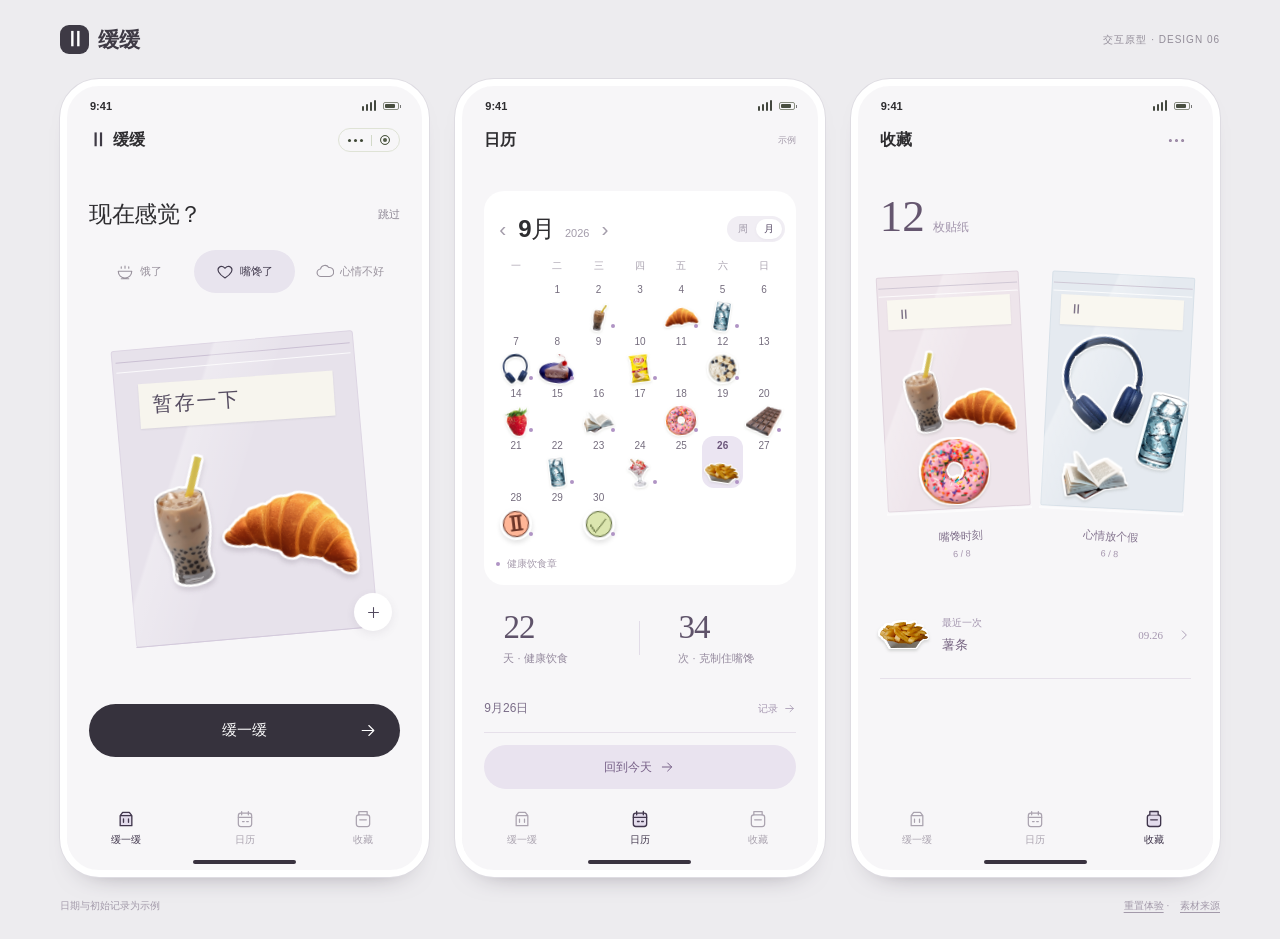
<file: index.html>
<!doctype html><html lang="zh-CN"><head><meta charset="utf-8"><meta name="viewport" content="width=device-width,initial-scale=1"><meta name="color-scheme" content="light"><title>缓缓 Huanhuan · 食欲觉察交互原型</title><meta name="description" content="缓缓：围绕嘴馋与情绪性进食场景设计的产品原型，包含状态选择、趣味互动、日历盖章和贴纸收藏。"><link rel="stylesheet" href="style.css"></head><body><header class="showcase-head"><a class="wordmark" href="#"><span>Ⅱ</span> 缓缓</a><span class="version-tag">交互原型 · DESIGN 06</span></header><main class="showcase"><div class="phones"><section class="phone active-mobile" id="phone-home" aria-label="缓一缓首页"><div class="status"><b>9:41</b><span class="signal"><i></i><i></i><i></i><i></i></span><span class="battery"></span></div><div class="phone-scroll"><div class="app-bar"><b><span class="brand-pause">Ⅱ</span>缓缓</b><span class="wechat-pill"><i></i><i></i><i></i><em></em><span></span></span></div><div class="state-heading"><h2>现在感觉？</h2><button id="skip-state">跳过</button></div><div class="mood-options" aria-label="选择当前状态"><button class="mood " data-mood="hungry" aria-pressed="false"><svg class="ico " viewBox="0 0 24 24" aria-hidden="true"><path d="M3 11h18c0 5-4 9-9 9s-9-4-9-9Zm4-6v2m5-3v3m5-2v2M7 21h10"/></svg>饿了</button><button class="mood selected" data-mood="craving" aria-pressed="true"><svg class="ico " viewBox="0 0 24 24" aria-hidden="true"><path d="M12 20C3 14 1 9 4 6s6-1 8 1c2-2 5-4 8-1s1 8-8 14Z"/></svg>嘴馋了</button><button class="mood " data-mood="emotion" aria-pressed="false"><svg class="ico " viewBox="0 0 24 24" aria-hidden="true"><path d="M7 18a5 5 0 0 1-1-10 6 6 0 0 1 11-2 6 6 0 0 1 1 12H7Z"/></svg>心情不好</button></div><div class="pocket-scene"><div class="pocket-back"><span class="fold-line"></span></div><button class="hero-food hero-tea" data-quick="tea" aria-label="把奶茶放进暂存袋"><span class="sticker tea " aria-hidden="true"></span></button><button class="hero-food hero-bread" data-quick="croissant" aria-label="把牛角面包放进暂存袋"><span class="sticker croissant " aria-hidden="true"></span></button><div class="pocket-front"><span class="pocket-stitch"></span><span class="pocket-title">暂存一下</span></div><button id="pick-food" class="change-food" aria-label="更换食物"><svg class="ico" viewBox="0 0 24 24" aria-hidden="true"><path d="M12 5v14M5 12h14"/></svg></button></div>
<button class="primary start" id="start"><span>缓一缓</span><svg class="ico" viewBox="0 0 24 24" aria-hidden="true"><path d="M5 12h14m-6-6 6 6-6 6"/></svg></button></div><nav class="bottom-nav" aria-label="主导航" data-current="home"></nav><div class="home-indicator"></div><div class="overlay" id="flow-overlay" hidden></div></section><section class="phone " id="phone-calendar" aria-label="记录日历"><div class="status"><b>9:41</b><span class="signal"><i></i><i></i><i></i><i></i></span><span class="battery"></span></div><div class="phone-scroll"><div class="app-bar"><b>日历</b><span class="sample-tag">示例</span></div><div class="calendar-paper"><div class="month-bar"><div><button id="prev-month" aria-label="上个月">‹</button><b id="month-title">9月 <small>2026</small></b><button id="next-month" aria-label="下个月">›</button></div><div class="calendar-toggle"><button data-calendar="week" aria-pressed="false">周</button><button data-calendar="month" class="on" aria-pressed="true">月</button></div></div><div class="weekday-row"><span>一</span><span>二</span><span>三</span><span>四</span><span>五</span><span>六</span><span>日</span></div><div class="calendar-grid" id="calendar-grid"></div><div class="calendar-caption"><span><i></i> 健康饮食章</span></div></div>
<div class="stats-row"><div><b id="days-count">22</b><span>天 · 健康饮食</span></div><span class="stat-divider"></span><div><b id="restraint-count">34</b><span>次 · 克制住嘴馋</span></div></div><div class="day-detail" id="day-detail"></div></div><nav class="bottom-nav" aria-label="主导航" data-current="calendar"></nav><div class="home-indicator"></div></section><section class="phone " id="phone-collection" aria-label="我的贴纸收藏"><div class="status"><b>9:41</b><span class="signal"><i></i><i></i><i></i><i></i></span><span class="battery"></span></div><div class="phone-scroll"><div class="app-bar"><b>收藏</b><details class="more-menu" id="more-menu"><summary aria-label="更多选项"><svg class="ico" viewBox="0 0 24 24" aria-hidden="true"><circle cx="5" cy="12" r="1"/><circle cx="12" cy="12" r="1"/><circle cx="19" cy="12" r="1"/></svg></summary><div class="menu-panel"><button id="edit-reminder">我的提醒</button><button id="open-history">全部记录</button><button id="open-ball">贴纸球</button></div></details></div><div class="collection-total"><b id="collection-count">12</b><span>枚贴纸</span></div><div class="pouch-grid"><button class="mini-pouch pouch-peach" data-pack="cravings" aria-label="打开嘴馋时刻收藏"><span class="pouch-tab"><i>Ⅱ</i></span><span class="pouch-art"><span class="sticker tea bag-tea" aria-hidden="true"></span><span class="sticker croissant bag-bread" aria-hidden="true"></span><span class="sticker donut bag-donut" aria-hidden="true"></span></span><span class="pouch-window"></span><span class="pouch-bottom"><span>嘴馋时刻</span><b data-pack-count="cravings">6 / 8</b></span></button><button class="mini-pouch pouch-blue" data-pack="care" aria-label="打开放松一下收藏"><span class="pouch-tab"><i>Ⅱ</i></span><span class="pouch-art"><span class="sticker headphones bag-headphones" aria-hidden="true"></span><span class="sticker book bag-book" aria-hidden="true"></span><span class="sticker water bag-water" aria-hidden="true"></span></span><span class="pouch-window"></span><span class="pouch-bottom"><span>心情放个假</span><b data-pack-count="care">6 / 8</b></span></button></div>
<button class="recent-memory" id="open-latest" aria-label="查看最近记录"><span class="sticker fries memory-photo" aria-hidden="true"></span><span class="recent-copy"><small>最近一次</small><b id="memory-food">薯条</b></span><time id="memory-date">09.26</time><svg class="ico" viewBox="0 0 24 24" aria-hidden="true"><path d="m9 5 7 7-7 7"/></svg></button></div><nav class="bottom-nav" aria-label="主导航" data-current="collection"></nav><div class="home-indicator"></div><div class="overlay" id="collection-overlay" hidden></div></section></div><footer class="demo-footer"><span>日期与初始记录为示例</span><span><button id="reset-demo">重置体验</button> · <a href="credits.html" target="_blank">素材来源</a></span></footer></main><div class="toast" id="toast" role="status" aria-live="polite"></div><script src="app.js"></script></body></html>
</file>
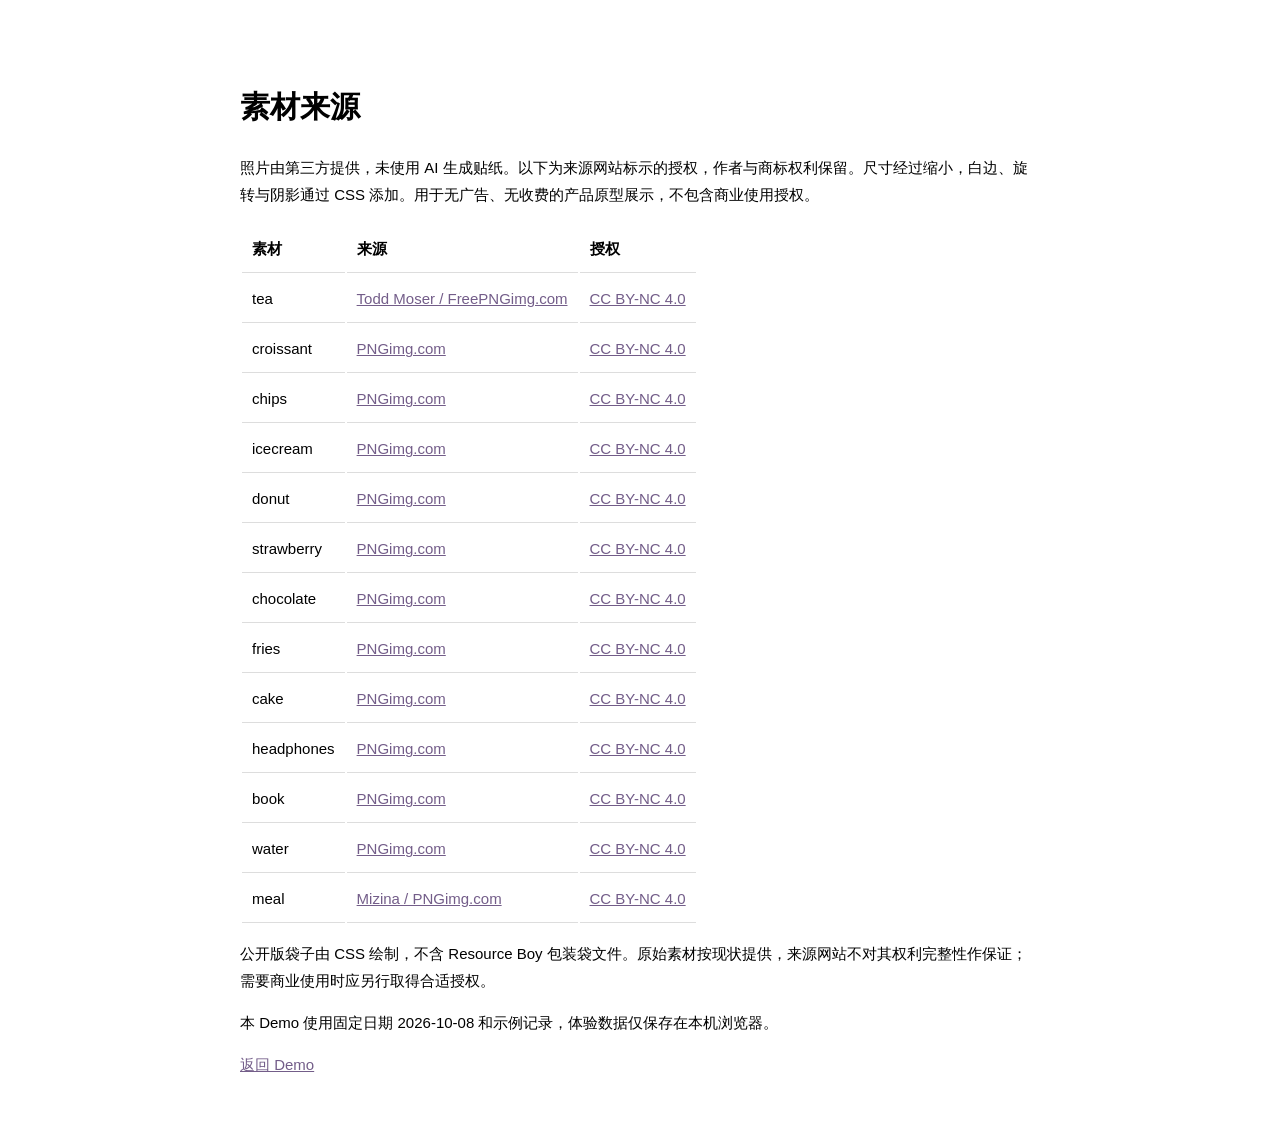
<file: credits.html>
<!doctype html><html lang="zh-CN"><meta charset="utf-8"><meta name="viewport" content="width=device-width,initial-scale=1"><title>素材来源</title><style>body{max-width:800px;margin:40px auto;padding:20px;font:15px/1.8 sans-serif}td,th{padding:10px;text-align:left;border-bottom:1px solid #ddd}a{color:#735d89}</style><h1>素材来源</h1><p>照片由第三方提供，未使用 AI 生成贴纸。以下为来源网站标示的授权，作者与商标权利保留。尺寸经过缩小，白边、旋转与阴影通过 CSS 添加。用于无广告、无收费的产品原型展示，不包含商业使用授权。</p><table><tr><th>素材</th><th>来源</th><th>授权</th></tr><tr><td>tea</td><td><a href="https://freepngimg.com/png/177790-tea-bubble-png-image-high-quality">Todd Moser / FreePNGimg.com</a></td><td><a href="https://creativecommons.org/licenses/by-nc/4.0/">CC BY-NC 4.0</a></td></tr><tr><td>croissant</td><td><a href="https://pngimg.com/image/97350">PNGimg.com</a></td><td><a href="https://creativecommons.org/licenses/by-nc/4.0/">CC BY-NC 4.0</a></td></tr><tr><td>chips</td><td><a href="https://pngimg.com/image/52207">PNGimg.com</a></td><td><a href="https://creativecommons.org/licenses/by-nc/4.0/">CC BY-NC 4.0</a></td></tr><tr><td>icecream</td><td><a href="https://pngimg.com/image/98228">PNGimg.com</a></td><td><a href="https://creativecommons.org/licenses/by-nc/4.0/">CC BY-NC 4.0</a></td></tr><tr><td>donut</td><td><a href="https://pngimg.com/image/97494">PNGimg.com</a></td><td><a href="https://creativecommons.org/licenses/by-nc/4.0/">CC BY-NC 4.0</a></td></tr><tr><td>strawberry</td><td><a href="https://pngimg.com/image/2636">PNGimg.com</a></td><td><a href="https://creativecommons.org/licenses/by-nc/4.0/">CC BY-NC 4.0</a></td></tr><tr><td>chocolate</td><td><a href="https://pngimg.com/image/97211">PNGimg.com</a></td><td><a href="https://creativecommons.org/licenses/by-nc/4.0/">CC BY-NC 4.0</a></td></tr><tr><td>fries</td><td><a href="https://pngimg.com/image/97892">PNGimg.com</a></td><td><a href="https://creativecommons.org/licenses/by-nc/4.0/">CC BY-NC 4.0</a></td></tr><tr><td>cake</td><td><a href="https://pngimg.com/image/97027">PNGimg.com</a></td><td><a href="https://creativecommons.org/licenses/by-nc/4.0/">CC BY-NC 4.0</a></td></tr><tr><td>headphones</td><td><a href="https://pngimg.com/image/101983">PNGimg.com</a></td><td><a href="https://creativecommons.org/licenses/by-nc/4.0/">CC BY-NC 4.0</a></td></tr><tr><td>book</td><td><a href="https://pngimg.com/image/51114">PNGimg.com</a></td><td><a href="https://creativecommons.org/licenses/by-nc/4.0/">CC BY-NC 4.0</a></td></tr><tr><td>water</td><td><a href="https://pngimg.com/image/98977">PNGimg.com</a></td><td><a href="https://creativecommons.org/licenses/by-nc/4.0/">CC BY-NC 4.0</a></td></tr><tr><td>meal</td><td><a href="https://pngimg.com/image/102443">Mizina / PNGimg.com</a></td><td><a href="https://creativecommons.org/licenses/by-nc/4.0/">CC BY-NC 4.0</a></td></tr></table><p>公开版袋子由 CSS 绘制，不含 Resource Boy 包装袋文件。原始素材按现状提供，来源网站不对其权利完整性作保证；需要商业使用时应另行取得合适授权。</p><p>本 Demo 使用固定日期 2026-10-08 和示例记录，体验数据仅保存在本机浏览器。</p><a href="index.html">返回 Demo</a></html>
</file>
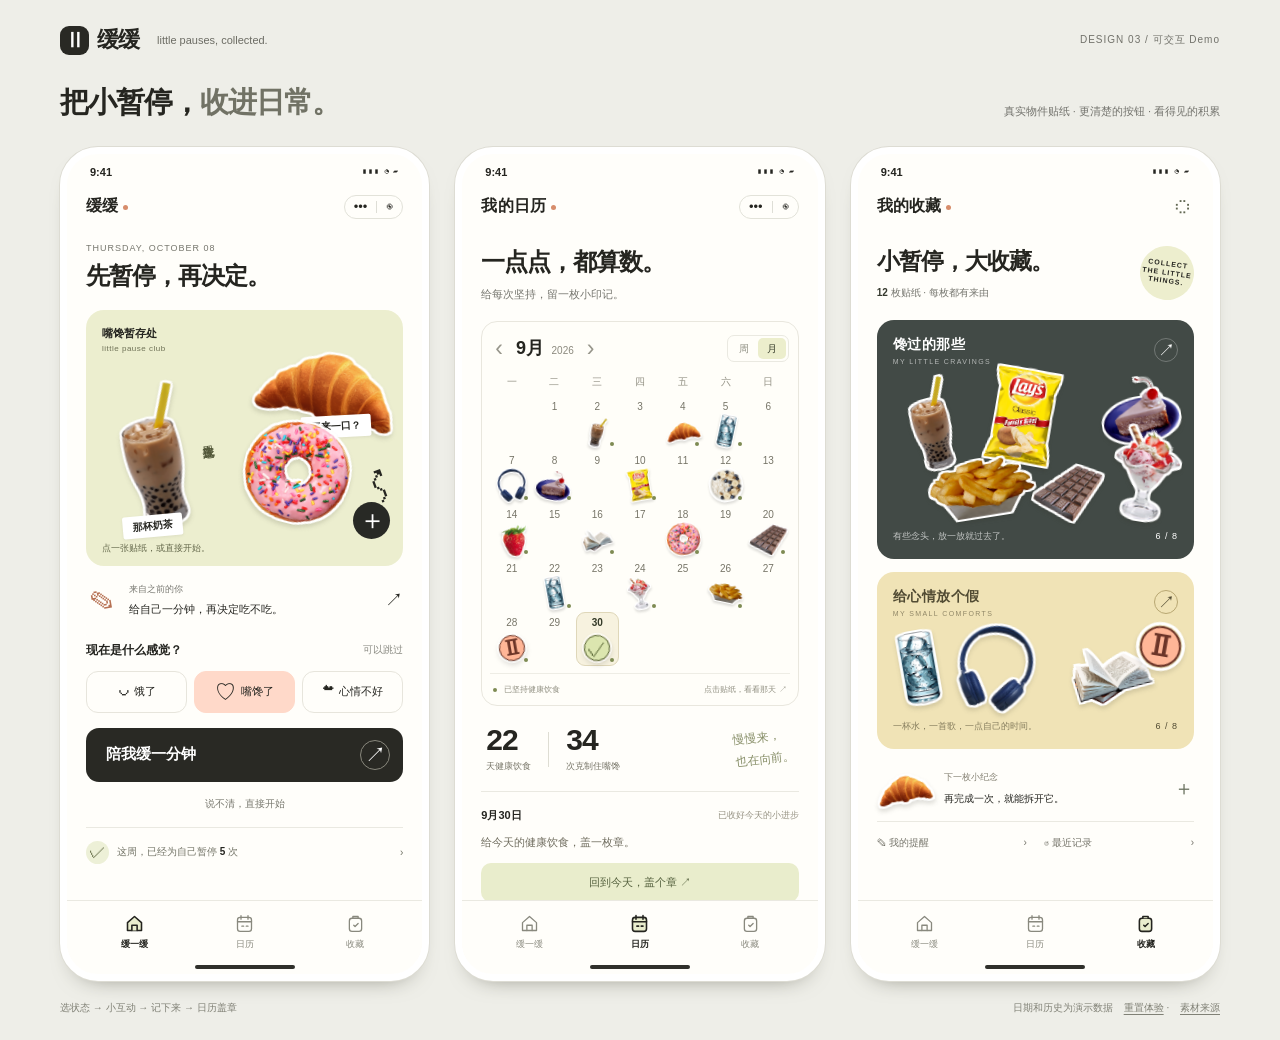
<file: demo-v3.html>
<!doctype html><html lang="zh-CN"><head><meta charset="utf-8"><meta name="viewport" content="width=device-width, initial-scale=1"><meta name="color-scheme" content="light"><title>缓缓 · 先暂停，再决定</title><style>:root{--ink:#252520;--muted:#777770;--paper:#fffefa;--line:#eae9e1;--peach:#ffd9c9;--lime:#e7edc8}*{box-sizing:border-box}body{margin:0;background:#eeeee8;color:var(--ink);font-family:-apple-system,BlinkMacSystemFont,'PingFang SC','Microsoft Yahei',sans-serif;font-size:14px;-webkit-font-smoothing:antialiased}button,input,textarea{font:inherit;color:inherit}button,a{-webkit-tap-highlight-color:transparent}button{border:0;background:none;cursor:pointer}button:disabled{cursor:default}button:focus-visible,a:focus-visible{outline:2px solid #7489ba;outline-offset:4px}button{touch-action:manipulation}a{color:inherit;text-decoration:none}[hidden]{display:none!important}.showcase-head{max-width:1210px;margin:auto;padding:25px 25px 0;display:flex;align-items:center;justify-content:space-between}.wordmark{font-weight:800;font-size:22px;letter-spacing:-1px;display:flex;align-items:center;gap:8px}.wordmark>span{background:#292924;color:#fff;border-radius:9px;width:29px;height:29px;display:grid;place-items:center;font-size:20px}.wordmark small{font-size:11px;font-weight:500;letter-spacing:0;margin-left:10px;color:#6c6c64}.version-tag{font-size:10px;letter-spacing:1px;color:#71716a}.showcase{max-width:1210px;padding:0 25px 25px;margin:auto}.intro{display:flex;justify-content:space-between;align-items:end;margin:29px 0 25px}.intro h1{font-size:29px;letter-spacing:-1px;line-height:1.3;margin:0;font-weight:600}.intro em{font-style:normal;color:#717265}.intro p{font-size:11px;color:#73736d;margin:0 0 3px}.phones{display:grid;grid-template-columns:repeat(3,minmax(0,1fr));gap:26px}.phone{height:834px;background:var(--paper);border:7px solid #fff;border-radius:38px;position:relative;overflow:hidden;box-shadow:0 0 0 1px #dddcd3,0 12px 24px -18px #69695b;display:flex;flex-direction:column}.status{height:30px;flex-shrink:0;padding:10px 23px 0;display:flex;justify-content:space-between;font-size:11px;line-height:16px}.status span{font-size:10px;letter-spacing:1px}.phone-scroll{padding:0 19px 12px;overflow-y:auto;flex:1;scrollbar-width:none}.phone-scroll::-webkit-scrollbar{display:none}.app-bar{height:46px;display:flex;justify-content:space-between;align-items:center}.app-bar>b{display:flex;align-items:center;font-size:16px;letter-spacing:.2px}.brand-dot{width:5px;height:5px;background:#d78d6b;border-radius:50%;margin:2px 0 0 5px}.wechat-pill{height:24px;border:1px solid #e2e2d9;border-radius:20px;padding:2px 9px;font-size:13px;display:flex;align-items:center;gap:9px}.wechat-pill i{height:12px;border-left:1px solid #deded6}.home-heading{padding-top:13px;margin-bottom:18px}.home-heading p{font-size:9px;letter-spacing:1px;color:#77776e;margin:0 0 7px}.home-heading h2,.page-heading h2,.collection-heading h2{font-size:24px;line-height:1.35;letter-spacing:-1px;margin:0;font-weight:650}.pause-board{height:256px;background:#eceecf;border-radius:18px;position:relative;isolation:isolate;overflow:hidden}.board-heading{position:absolute;top:16px;left:16px;font-size:11px;font-weight:600;z-index:3}.board-heading>span{font-size:8px;color:#6e7156;font-weight:400;display:block;margin-top:3px;letter-spacing:.5px}.sticker{display:inline-block;background-position:center;background-repeat:no-repeat;background-size:contain;vertical-align:middle;width:80px;height:80px;filter:drop-shadow(2px 0 0 #fff) drop-shadow(-2px 0 0 #fff) drop-shadow(0 2px 0 #fff) drop-shadow(0 -2px 0 #fff) drop-shadow(0 3px 2px #27251a26)}.hero-food{position:absolute;padding:0;transition:transform .2s}.hero-food:hover{transform:rotate(0) scale(1.06)}.hero-food .sticker{width:100%;height:100%}.hero-tea{width:112px;height:158px;left:10px;top:64px;transform:rotate(-14deg);z-index:2}.hero-bread{width:143px;height:85px;right:3px;top:35px;transform:rotate(12deg)}.hero-donut{width:104px;height:110px;right:54px;bottom:39px;transform:rotate(14deg)}.food-label{position:absolute;bottom:-3px;left:9px;background:#fff;padding:4px 10px;border-radius:2px;font-size:10px;font-weight:600;white-space:nowrap;box-shadow:0 1px 3px #7772;transform:rotate(9deg)}.hero-bread .food-label{bottom:-5px;left:52px;transform:rotate(-15deg)}.handwritten{position:absolute;top:126px;left:111px;font-size:12px;writing-mode:vertical-rl;transform:rotate(-8deg);color:#515638;font-family:KaiTi,STKaiti,serif}.hand-arrow{position:absolute;top:153px;right:5px;font-size:37px;transform:rotate(70deg);font-family:serif}.board-add{position:absolute;right:13px;bottom:27px;background:#282925;color:white;width:37px;height:37px;display:grid;place-items:center;border-radius:50%;font-size:27px;line-height:1;font-weight:300}.board-caption{position:absolute;bottom:11px;left:16px;color:#64684b;font-size:9px}.reminder-strip{width:100%;display:flex;align-items:center;gap:10px;text-align:left;padding:14px 0;margin:3px 0 0}.note-mark{font-size:25px;transform:rotate(-10deg);padding:0 4px;color:#b67153}.reminder-strip>span:nth-child(2){flex:1;min-width:0}.reminder-strip small{display:block;font-size:9px;color:var(--muted);margin-bottom:5px}.reminder-strip b{display:-webkit-box;-webkit-line-clamp:2;-webkit-box-orient:vertical;overflow:hidden;font-weight:500;font-size:11px;line-height:1.5}.reminder-strip>span:last-child{font-size:18px}.section-line{display:flex;justify-content:space-between;align-items:center;margin:10px 0 12px}.section-line h3{font-size:12px;margin:0;font-weight:600}.section-line>span{font-size:10px;color:#8b8b83}.mood-options{display:grid;grid-template-columns:repeat(3,1fr);gap:7px;margin-bottom:15px}.mood{border:1px solid #e7e5dc;border-radius:12px;font-size:11px;display:flex;align-items:center;justify-content:center;gap:5px;height:42px;white-space:nowrap}.mood>span{font-size:21px;font-family:serif}.mood.selected{background:var(--peach);border-color:var(--peach)}.primary{width:100%;border-radius:13px;background:#292924;color:#fff;min-height:49px;padding:13px 17px;font-size:13px;font-weight:600;display:flex;align-items:center;justify-content:center;gap:10px;transition:transform .15s,background .15s}.primary:hover{background:#42423a}.primary:active{transform:scale(.98)}.primary:disabled{opacity:.65}.start{justify-content:space-between;padding:10px 13px 10px 20px;height:54px;font-size:15px}.arrow-circle{display:grid;place-items:center;border:1px solid #88877c;border-radius:50%;height:30px;width:30px;font-size:21px;font-weight:300}.skip{display:block;font-size:10px;color:#78786e;margin:10px auto;padding:3px 12px;min-height:25px}.home-progress{display:flex;align-items:center;gap:8px;border-top:1px solid var(--line);padding:13px 0 8px;width:100%;font-size:10px;text-align:left;color:#737467}.home-progress>span:nth-child(2){flex:1}.home-progress b{color:#252520;font-weight:700}.tiny-seal{font-size:17px;width:23px;height:23px;background:#edf0d7;border-radius:50%;display:grid;place-items:center;color:#68704b}.bottom-nav{height:61px;flex-shrink:0;display:flex;justify-content:space-around;align-items:center;background:var(--paper);border-top:1px solid var(--line);padding:3px 12px 0}.bottom-nav button{font-size:9px;color:#89897e;width:66px;display:flex;align-items:center;flex-direction:column;gap:4px;padding:4px 0}.bottom-nav button svg{width:21px;height:21px;fill:none;stroke:currentColor;stroke-width:1.5;stroke-linecap:round;stroke-linejoin:round}.bottom-nav button.active{color:#24241f;font-weight:650}.bottom-nav button.active svg{fill:#e9edcd;stroke-width:1.8}.home-indicator{width:100px;height:4px;border-radius:8px;margin:4px auto 5px;background:#30302b;flex-shrink:0}.page-heading{padding:16px 0 19px}.page-heading p,.collection-heading p{font-size:11px;color:var(--muted);margin:9px 0 0}.calendar-paper{border:1px solid #e9e7de;border-radius:16px;padding:12px 8px 10px;background:#fffef9}.month-bar{display:flex;align-items:center;justify-content:space-between;padding:0 1px 13px}.month-bar>div:first-child{display:flex;align-items:center;gap:9px}.month-bar b{font-size:18px;letter-spacing:-.5px}.month-bar b small{font-size:10px;font-weight:500;color:#8b897e;margin-left:4px;letter-spacing:0}.month-bar>div>button{font-size:23px;color:#97968b;line-height:28px;padding:0 4px}.calendar-toggle{display:flex;border:1px solid var(--line);padding:2px;border-radius:7px}.calendar-toggle button{font-size:10px!important;line-height:21px!important;padding:0 9px!important;border-radius:5px;color:#8e8e81!important}.calendar-toggle .on{background:#eceecc;color:#353b29!important}.weekday-row,.calendar-grid{display:grid;grid-template-columns:repeat(7,minmax(0,1fr))}.weekday-row{font-size:10px;text-align:center;color:#929084;padding-bottom:7px}.cal-day{height:54px;position:relative;border-radius:9px;overflow:visible;isolation:isolate;padding:3px 0 0;display:flex;flex-direction:column;align-items:center;justify-content:start;border:1px solid transparent}.cal-day .number{font-size:10px;color:#777568;z-index:3;line-height:13px}.cal-day.selected{background:#f7f2df;border-color:#dfd7b9}.cal-day.selected .number{color:#343a28;font-weight:700}.cal-day.future .number{color:#c6c4ba}.day-sticker{width:34px;height:32px;position:absolute;top:18px;left:calc(50% - 17px);transform:rotate(-10deg);filter:drop-shadow(1px 0 #fff) drop-shadow(-1px 0 #fff) drop-shadow(0 1px #fff) drop-shadow(0 -1px #fff) drop-shadow(0 2px 1px #0002)}.cal-day:nth-child(3n) .day-sticker{transform:rotate(12deg)}.day-seal{position:absolute;bottom:3px;right:4px;width:4px;height:4px;border-radius:50%;background:#7e8b53;z-index:4}.today-dot{width:4px;height:4px;background:#c57b52;border-radius:50%;position:absolute;bottom:11px}.calendar-caption{display:flex;align-items:center;justify-content:space-between;border-top:1px solid #eeede5;margin-top:7px;padding:10px 3px 0;font-size:8px;color:#919082}.calendar-caption i{display:inline-block;width:4px;height:4px;border-radius:50%;background:#7e8b53;vertical-align:middle;margin-right:4px}.stats-row{display:flex;align-items:center;gap:17px;padding:19px 5px 18px;border-bottom:1px solid var(--line);margin-bottom:16px}.stats-row>div{display:flex;flex-direction:column;gap:5px}.stats-row b{font-size:30px;letter-spacing:-1px;font-weight:550;line-height:1}.stats-row div span{font-size:9px;color:#79776a}.stat-divider{height:35px;border-left:1px solid #deddd3}.stat-note{margin-left:auto;font-family:KaiTi,STKaiti,serif;font-size:12px;color:#89906a;line-height:1.8;transform:rotate(-6deg)}.day-detail-top{display:flex;align-items:center;justify-content:space-between;font-size:11px}.day-detail-top>span{font-size:9px;color:#979384}.day-detail p{font-size:11px;line-height:1.65;color:#716e60;margin:10px 0 12px}.stamp-button{width:100%;background:#e9edcc;border-radius:10px;min-height:39px;font-size:11px;color:#56623f}.stamp-button.done{color:#6c7854;background:#eff1e5}.record-pill{display:flex;align-items:center;gap:5px;font-size:10px;margin:8px 0}.record-pill .sticker{width:26px;height:27px}.icon-button{font-size:30px;line-height:32px;padding:0 5px;color:#616752}.collection-heading{display:flex;justify-content:space-between;align-items:center;padding:16px 0 20px}.collection-heading h2{font-size:23px}.collection-heading p{font-size:10px}.collection-heading strong{font-weight:600;color:#34382d}.collection-mark{font-size:7px;font-weight:800;line-height:1.2;transform:rotate(8deg);letter-spacing:1px;background:#edeece;border-radius:50%;width:54px;height:54px;display:grid;place-content:center;text-align:center}.collection-board{width:100%;border-radius:17px;padding:16px;display:block;text-align:left;position:relative;overflow:hidden;margin-bottom:13px}.cravings-board{background:#424a46;color:white}.collection-board-head{display:flex;justify-content:space-between;align-items:center}.collection-board-head b{display:block;font-size:14px;font-weight:600;letter-spacing:.5px}.collection-board-head small{display:block;margin-top:4px;font-size:7px;letter-spacing:1.4px;opacity:.6}.round-more{width:24px;height:24px;display:grid;place-items:center;border-radius:50%;border:1px solid #ffffff40;font-size:17px}.sticker-layout{height:150px;display:block;position:relative;margin-top:5px}.sticker-layout>.sticker{position:absolute}.art-1{height:98px;width:74px;left:0;top:3px;transform:rotate(-15deg);z-index:3}.art-2{height:100px;width:82px;left:89px;top:-4px;transform:rotate(10deg);z-index:2}.art-3{height:64px;width:82px;right:-3px;top:8px;transform:rotate(-9deg)}.art-4{height:62px;width:104px;left:37px;bottom:1px;transform:rotate(-9deg);z-index:4}.art-5{height:55px;width:63px;left:142px;bottom:1px;transform:rotate(14deg);z-index:3}.art-6{height:92px;width:68px;right:-2px;bottom:0;transform:rotate(9deg);z-index:3}.board-footer{display:flex;justify-content:space-between;align-items:center;padding-top:10px;font-size:9px}.board-footer>span{opacity:.68}.board-footer small{font-size:9px;letter-spacing:1px}.care-board{background:#f0e3b6;color:#514b33}.care-board .round-more{border-color:#b8a772}.care-layout{height:85px;display:block;position:relative;margin-top:8px}.care-layout .sticker{position:absolute}.care-layout .water{width:42px;height:72px;left:5px;top:7px;transform:rotate(-10deg)}.care-layout .headphones{width:88px;height:85px;left:58px;top:0;transform:rotate(12deg)}.care-layout .book{width:92px;height:70px;right:21px;top:13px;transform:rotate(-8deg)}.care-layout .pause{width:41px;height:41px;right:-3px;top:1px;transform:rotate(10deg)}.new-reward{display:flex;align-items:center;width:100%;gap:12px;padding:7px 0 12px;text-align:left}.new-reward .sticker{height:40px;width:55px;transform:rotate(-10deg)}.new-reward>span:nth-child(2){flex:1}.new-reward small{font-size:9px;color:#858173;display:block;margin-bottom:5px}.new-reward b{font-size:10px;font-weight:500}.new-reward>span:last-child{font-size:20px;color:#6c7360}.setting-list{display:flex;border-top:1px solid var(--line);padding-top:10px;gap:17px}.setting-list button{display:flex;align-items:center;justify-content:space-between;flex:1;padding:4px 0;font-size:10px;color:#77766c}.demo-footer{display:flex;justify-content:space-between;color:#808176;font-size:10px;padding-top:20px}.demo-footer button,.demo-footer a{text-decoration:underline;text-underline-offset:3px;padding:0;margin-left:8px;font-size:10px}.toast{position:fixed;z-index:99;bottom:25px;left:50%;transform:translate(-50%,15px);background:#292924;color:white;border-radius:30px;padding:13px 22px;max-width:90vw;width:max-content;font-size:12px;pointer-events:none;opacity:0;transition:.2s}.toast.visible{opacity:1;transform:translate(-50%,0)}
/* Full-screen flows use the same flat controls and photo stickers. */
.overlay{position:absolute;inset:29px 0 0;background:var(--paper);z-index:10;padding:4px 23px 30px;overflow-y:auto;scrollbar-width:none}.overlay-head{display:flex;align-items:center;justify-content:space-between;height:40px;font-size:11px;margin-bottom:20px}.back-button,.close-button{font-size:27px;line-height:30px;min-width:28px;font-weight:300}.flow-kicker{font-size:8px;letter-spacing:1.5px;color:#8d8b7e;margin:20px 0 10px}.flow-title{font-size:29px;font-weight:600;line-height:1.42;letter-spacing:-1px;margin:0 0 12px}.flow-subtitle{font-size:12px;color:#858174;line-height:1.85;margin:0 0 20px}.secondary{border:1px solid #e1dfd2;border-radius:12px;min-height:44px;display:block;width:100%;font-size:11px;margin:11px 0}.food-grid{display:grid;grid-template-columns:repeat(3,1fr);gap:9px;margin:20px 0}.food-option{display:flex;flex-direction:column;gap:8px;align-items:center;border:1px solid #e9e7dd;border-radius:12px;padding:12px 5px 9px;font-size:11px;background:#f7f6ef}.food-option .sticker{width:65px;height:69px}.food-option.chosen{border-color:#859164;background:#eef0dd}.optional-input{display:flex;gap:7px}.text-input{width:100%;min-width:0;background:#fff;border:1px solid #e3e1d6;border-radius:9px;padding:11px;font-size:11px}.photo-button{border:1px solid #e3e1d6;border-radius:9px;font-size:25px;padding:0 10px}.food-note{font-size:10px;line-height:1.8;color:#8b8169;margin:20px 0}.photo-preview{max-width:100%;height:70px;object-fit:contain;margin:10px auto;display:block;border-radius:8px}.meal-card{display:flex;align-items:center;gap:15px;margin:22px 0}.meal-card>.sticker{width:90px;height:90px;flex-shrink:0}.meal-card b{font-size:12px;font-weight:600}.meal-card p{font-size:11px;line-height:1.8;color:#888474;margin:7px 0}.mood-reasons{display:grid;grid-template-columns:1fr 1fr;gap:10px;margin:20px 0}.mood-reasons button{padding:12px 8px;border:1px solid #e8e4d8;border-radius:10px;font-size:12px}.mood-reasons .on{background:#ffdfd0;border-color:#ffdfd0}.mode-switch{display:flex;padding:3px;border-radius:10px;background:#ecece2;margin:20px 0 8px}.mode-switch button{flex:1;padding:8px;font-size:11px;border-radius:8px;color:#8c897a}.mode-switch .on{background:white;color:#313328}.play-area{height:270px;background:#ecefcf;border-radius:18px;position:relative;overflow:hidden;margin:12px 0}.play-caption{font-size:11px;position:absolute;left:18px;top:18px;color:#717759}.play-food{position:absolute;top:38px;left:calc(50% - 65px);width:130px;height:143px;z-index:4;touch-action:none;cursor:grab}.play-food .sticker{width:100%;height:100%;pointer-events:none}.play-food img{width:100%;height:100%;object-fit:contain;pointer-events:none}.paper-box{position:absolute;bottom:14px;left:calc(50% - 88px);width:176px;height:71px;background:#8b936b;color:#fff;font-size:11px;display:grid;place-items:center;border-radius:3px 3px 13px 13px;transform:rotate(-3deg);box-shadow:inset 0 7px 0 #5f6949}.play-tap-label{font-size:10px;text-align:center;color:#7d7f69;margin:16px 0}.play-food.thrown{animation:throw .7s ease-in forwards}.play-food.hit{animation:hit .22s ease-out}.play-food.smashed{animation:smash .5s ease-in forwards}.confetti{position:absolute;top:120px;left:50%;width:8px;height:11px;background:var(--c);animation:confetti .7s ease-out forwards;z-index:6}.breath-circle{width:176px;height:176px;border:1px solid #c3cc9f;border-radius:50%;display:grid;place-items:center;background:#edf0dc;margin:58px auto 48px;transition:transform 6s ease-in-out;box-shadow:0 0 0 16px #f6f6ec}.breath-circle.inhale{transform:scale(1.16);transition-duration:4s}.breath-circle .sticker{width:69px;height:69px}.breath-text{text-align:center;font-size:16px;margin-bottom:10px}.breath-count{text-align:center;font-size:10px;color:#92927f;margin-bottom:36px}.result-wrap{text-align:center;padding-top:16px}.result-sticker{width:106px;height:106px;transform:rotate(-9deg)}.result-wrap h2{font-size:26px;line-height:1.5;letter-spacing:-.8px;margin:24px 0 10px}.result-wrap p{font-size:12px;line-height:1.9;color:#817e6f}.ticket{margin:22px 0;background:#f2e6be;border-radius:12px;padding:15px;display:flex;align-items:center;text-align:left;justify-content:space-between}.ticket>span:first-child{font-size:12px}.ticket small{display:block;font-size:9px;margin-top:7px;color:#8f815e}.ticket .sticker{width:50px;height:50px}.outcome-buttons{margin-top:22px}.reminder-area{background:#f8f4e9;border:1px solid #e1dcc9;border-radius:12px;min-height:145px;width:100%;padding:16px;font-size:13px;line-height:1.9;resize:vertical;margin-top:8px}.field-caption{display:flex;justify-content:space-between;font-size:9px;color:#99917e;margin:8px 0 22px}.pack-sheet{display:grid;grid-template-columns:repeat(2,1fr);gap:13px;margin:25px 0}.pack-item{display:flex;flex-direction:column;align-items:center;padding:14px 6px;border:1px solid #e8e5d9;border-radius:14px;background:#f5f3e9}.pack-item .sticker{width:77px;height:79px;margin-bottom:9px}.pack-item>span:not(.sticker){font-size:11px}.pack-item .pack-label{font-size:8px!important;color:#928b77;margin-top:7px}.pack-item.locked .sticker{opacity:.25;filter:grayscale(1)}.glass-ball{border-radius:50%;width:267px;height:267px;border:2px solid #dedecb;background:#efefdF;position:relative;margin:34px auto;box-shadow:inset -8px -10px 0 #e2e4ce;overflow:hidden}.glass-ball .sticker{position:absolute;width:60px;height:68px;left:var(--x);top:var(--y);transform:rotate(var(--r))}.glass-ball.shaking{animation:shake .6s}.history-row{display:flex;align-items:center;gap:15px;padding:20px 0;border-bottom:1px solid #e6e3d6;font-size:12px}.history-row>.sticker{width:58px;height:63px;flex-shrink:0}.history-row small{display:block;margin-top:8px;color:#8b8674;font-size:10px}.sticker.pause,.sticker.check,.sticker.medal{background:none;border-radius:50%;background-color:#ffb697;color:#6c3528;display:inline-grid;place-items:center;font-family:serif;border:2px solid currentColor;outline:3px solid #fff;outline-offset:1px;filter:drop-shadow(0 3px 2px #0002)}.sticker.pause::before{content:'Ⅱ';font-size:27px;font-weight:700}.sticker.check{background-color:#dce6af;color:#596635}.sticker.check::before{content:'✓';font-size:30px}.sticker.medal{background-color:#f7dc8d;color:#80642b}.sticker.medal::before{content:'✳';font-size:32px}.day-sticker.pause::before,.day-sticker.check::before,.day-sticker.medal::before{font-size:20px}.day-sticker.pause,.day-sticker.check,.day-sticker.medal{width:26px;height:26px;left:calc(50% - 13px);top:22px;outline-width:1px;border-width:1px}
@keyframes throw{to{transform:translateY(132px) rotate(40deg) scale(.12);opacity:0}}@keyframes hit{30%{transform:rotate(-13deg) scale(.85)}70%{transform:rotate(9deg)}}@keyframes smash{to{transform:scale(.15) rotate(-25deg);opacity:0}}@keyframes confetti{to{transform:translate(var(--dx),var(--dy)) rotate(var(--dr));opacity:0}}@keyframes shake{20%{transform:rotate(9deg)}40%{transform:rotate(-9deg)}65%{transform:rotate(6deg)}85%{transform:rotate(-4deg)}}
@media(min-width:761px) and (max-width:1080px){.showcase{padding:0 15px 25px}.phones{gap:15px}.phone{border-width:5px}.phone-scroll{padding:0 13px 12px}.home-heading h2,.page-heading h2,.collection-heading h2{font-size:22px}.intro p{display:none}.hero-bread{width:126px}.hero-donut{right:35px}.collection-board{padding:13px}.art-2{left:70px}.art-5{left:115px}.care-layout .book{right:12px}.care-layout .headphones{left:40px}.collection-mark{width:44px;height:44px;font-size:6px}.stat-note{font-size:10px}.stats-row{gap:13px}}
@media(max-width:760px){html,body{height:100%;background:var(--paper)}.showcase-head,.intro,.demo-footer{display:none}.showcase{padding:0;width:100%;height:100%}.phones{display:block;height:100%}.phone{display:none;border:0;border-radius:0;box-shadow:none;height:100svh;width:100%;max-width:480px;margin:auto}.phone.active-mobile{display:flex}.status{height:32px;padding:10px 28px 0}.phone-scroll{padding:0 24px 15px}.app-bar{height:48px}.home-heading{padding-top:15px}.home-heading h2,.page-heading h2{font-size:27px}.pause-board{height:272px}.hero-tea{width:120px;height:182px;left:15px;top:66px}.hero-bread{width:160px;right:7px;top:41px;height:91px}.hero-donut{height:114px;width:119px;right:59px;bottom:38px}.handwritten{left:136px;top:133px}.board-heading{font-size:12px}.board-caption{font-size:10px}.reminder-strip{padding:16px 0}.reminder-strip b{font-size:12px}.mood{font-size:12px;height:44px}.section-line h3{font-size:13px}.home-progress{font-size:11px}.bottom-nav{height:65px}.bottom-nav button{font-size:10px}.home-indicator{margin-bottom:8px}.page-heading{padding-top:19px}.calendar-paper{padding:14px 10px 12px}.cal-day{height:64px}.day-sticker{width:39px;height:38px;left:calc(50% - 19.5px);top:20px}.calendar-caption{font-size:9px}.stats-row{padding:24px 5px;gap:20px}.stats-row div span,.day-detail-top>span{font-size:10px}.day-detail p{font-size:12px}.day-detail-top{font-size:12px}.stamp-button{font-size:12px}.collection-heading h2{font-size:26px}.collection-heading p{font-size:11px}.collection-board{padding:18px}.sticker-layout{height:165px}.art-1{width:85px;height:109px}.art-2{left:105px;width:89px;height:108px}.art-3{width:89px;height:73px}.art-4{width:118px;height:67px}.art-5{left:165px;width:64px;height:61px}.art-6{width:75px;height:98px}.care-layout{height:104px}.care-layout .water{height:91px;width:43px}.care-layout .headphones{left:62px;width:100px;height:100px}.care-layout .book{width:102px;height:80px;right:26px;top:21px}.care-layout .pause{right:1px;top:7px;width:47px;height:47px}.board-footer{font-size:10px}.new-reward{padding-top:8px}.new-reward b,.setting-list button{font-size:11px}.overlay{inset:30px 0 0;padding:5px 27px 32px}.flow-title{font-size:31px}.flow-subtitle{font-size:13px}.food-option .sticker{width:76px;height:80px}.toast{bottom:83px;font-size:11px;padding:12px 17px}.play-area{height:290px}}
@media(max-width:350px){.phone-scroll{padding-left:17px;padding-right:17px}.pause-board{height:242px}.hero-tea{width:104px;height:157px;top:65px;left:5px}.hero-bread{width:132px;height:80px;top:37px;right:3px}.hero-donut{width:92px;height:99px;right:39px;bottom:29px}.handwritten{left:113px;top:119px}.collection-heading h2{font-size:23px}.collection-mark{width:42px;height:42px;font-size:6px}.collection-board{padding:14px}.art-2{left:80px;width:78px;height:95px}.art-3{width:78px}.art-4{left:20px;width:106px}.art-5{left:135px;width:60px}.art-6{right:-2px;width:62px}.care-layout .headphones{left:43px;width:90px}.care-layout .book{right:14px;width:90px}.care-layout .pause{width:35px;height:35px}.board-footer{font-size:9px}.calendar-caption{font-size:8px}.stats-row{gap:15px}.flow-title{font-size:27px}.food-option .sticker{width:60px;height:65px}.overlay{padding-left:20px;padding-right:20px}}
@media(prefers-reduced-motion:reduce){*,*::before,*::after{animation-duration:.01ms!important;transition-duration:.01ms!important;scroll-behavior:auto!important}}

.sticker.tea{background-image:url("tea.png")}
.sticker.croissant{background-image:url("croissant.png")}
.sticker.chips{background-image:url("chips.png")}
.sticker.icecream{background-image:url("icecream.png")}
.sticker.donut{background-image:url("donut.png")}
.sticker.strawberry{background-image:url("strawberry.png")}
.sticker.chocolate{background-image:url("chocolate.png")}
.sticker.fries{background-image:url("fries.png")}
.sticker.cake{background-image:url("cake.png")}
.sticker.headphones{background-image:url("headphones.png")}
.sticker.book{background-image:url("book.png")}
.sticker.water{background-image:url("water.png")}
.sticker.meal{background-image:url("meal.png")}</style></head><body>
<header class="showcase-head"><a class="wordmark" href="#"><span>Ⅱ</span> 缓缓 <small>little pauses, collected.</small></a><span class="version-tag">DESIGN 03 / 可交互 Demo</span></header>
<main class="showcase"><div class="intro"><h1>把小暂停，<em>收进日常。</em></h1><p>真实物件贴纸 · 更清楚的按钮 · 看得见的积累</p></div><div class="phones">
<section class="phone active-mobile" id="phone-home" aria-label="缓一缓首页"><div class="status"><b>9:41</b><span>▮▮▮ ◔ ▰</span></div><div class="phone-scroll">
<div class="app-bar"><b>缓缓<span class="brand-dot"></span></b><span class="wechat-pill">••• <i></i> ◉</span></div>
<div class="home-heading"><p>THURSDAY, OCTOBER 08</p><h2>先暂停，再决定。</h2></div>
<div class="pause-board"><span class="board-heading">嘴馋暂存处 <span>little pause club</span></span><button class="hero-food hero-tea" data-quick="tea" aria-label="我想喝奶茶"><span class="sticker tea"></span><span class="food-label">那杯奶茶</span></button><button class="hero-food hero-bread" data-quick="croissant" aria-label="我想吃面包"><span class="sticker croissant"></span><span class="food-label">再来一口？</span></button><button class="hero-food hero-donut" data-quick="donut" aria-label="我想吃甜甜圈"><span class="sticker donut"></span></button><span class="handwritten">先放在这里</span><span class="hand-arrow">↜</span><button class="board-add" id="pick-food" aria-label="换成我想吃的食物">＋</button><span class="board-caption">点一张贴纸，或直接开始。</span></div>
<button class="reminder-strip" id="open-reminder" aria-label="查看和编辑写给自己的话"><span class="note-mark">✎</span><span><small>来自之前的你</small><b id="home-reminder">给自己一分钟，再决定吃不吃。</b></span><span>↗</span></button>
<div class="section-line"><h3>现在是什么感觉？</h3><span>可以跳过</span></div>
<div class="mood-options" aria-label="选择当前状态"><button class="mood" data-mood="hungry" aria-pressed="false"><span>◡</span>饿了</button><button class="mood selected" data-mood="craving" aria-pressed="true"><span>♡</span>嘴馋了</button><button class="mood" data-mood="emotion" aria-pressed="false"><span>☁</span>心情不好</button></div>
<button class="primary start" id="start"><span>陪我缓一分钟</span><span class="arrow-circle">↗</span></button><button class="skip" id="skip-state">说不清，直接开始</button>
<button class="home-progress" id="home-progress"><span class="tiny-seal">✓</span><span>这周，已经为自己暂停 <b id="week-pauses">5</b> 次</span><span>›</span></button>
</div><nav class="bottom-nav" aria-label="主导航" data-current="home"></nav><div class="home-indicator"></div><div class="overlay" id="flow-overlay" hidden></div></section>
<section class="phone" id="phone-calendar" aria-label="记录日历"><div class="status"><b>9:41</b><span>▮▮▮ ◔ ▰</span></div><div class="phone-scroll">
<div class="app-bar"><b>我的日历<span class="brand-dot"></span></b><span class="wechat-pill">••• <i></i> ◉</span></div><div class="page-heading"><h2>一点点，都算数。</h2><p>给每次坚持，留一枚小印记。</p></div>
<div class="calendar-paper"><div class="month-bar"><div><button id="prev-month" aria-label="上个月">‹</button><b id="month-title">9月 <small>2026</small></b><button id="next-month" aria-label="下个月">›</button></div><div class="calendar-toggle"><button data-calendar="week" aria-pressed="false">周</button><button data-calendar="month" class="on" aria-pressed="true">月</button></div></div><div class="weekday-row"><span>一</span><span>二</span><span>三</span><span>四</span><span>五</span><span>六</span><span>日</span></div><div class="calendar-grid" id="calendar-grid"></div><div class="calendar-caption"><span><i></i> 已坚持健康饮食</span><span>点击贴纸，看看那天 ↗</span></div></div>
<div class="stats-row"><div><b id="days-count">22</b><span>天健康饮食</span></div><span class="stat-divider"></span><div><b id="restraint-count">34</b><span>次克制住嘴馋</span></div><span class="stat-note">慢慢来，<br>也在向前。</span></div><div class="day-detail" id="day-detail"></div>
</div><nav class="bottom-nav" aria-label="主导航" data-current="calendar"></nav><div class="home-indicator"></div></section>
<section class="phone" id="phone-collection" aria-label="我的贴纸收藏"><div class="status"><b>9:41</b><span>▮▮▮ ◔ ▰</span></div><div class="phone-scroll">
<div class="app-bar"><b>我的收藏<span class="brand-dot"></span></b><button class="icon-button" id="open-ball" aria-label="打开贴纸球">◌</button></div><div class="collection-heading"><div><h2>小暂停，大收藏。</h2><p><strong id="collection-count">12</strong> 枚贴纸 · 每枚都有来由</p></div><span class="collection-mark">COLLECT<br>THE LITTLE<br>THINGS.</span></div>
<button class="collection-board cravings-board" data-pack="cravings" aria-label="打开嘴馋时刻收藏"><span class="collection-board-head"><span><b>馋过的那些</b><small>MY LITTLE CRAVINGS</small></span><span class="round-more">↗</span></span><span class="sticker-layout"><span class="sticker tea art-1"></span><span class="sticker chips art-2"></span><span class="sticker cake art-3"></span><span class="sticker fries art-4"></span><span class="sticker chocolate art-5"></span><span class="sticker icecream art-6"></span></span><span class="board-footer"><span>有些念头，放一放就过去了。</span><small data-pack-count="cravings">6 / 8</small></span></button>
<button class="collection-board care-board" data-pack="care" aria-label="打开放松一下收藏"><span class="collection-board-head"><span><b>给心情放个假</b><small>MY SMALL COMFORTS</small></span><span class="round-more">↗</span></span><span class="care-layout"><span class="sticker water"></span><span class="sticker headphones"></span><span class="sticker book"></span><span class="sticker pause"></span></span><span class="board-footer"><span>一杯水，一首歌，一点自己的时间。</span><small data-pack-count="care">6 / 8</small></span></button>
<button class="new-reward" id="open-reward"><span class="sticker croissant" id="next-sticker"></span><span><small>下一枚小纪念</small><b id="next-label">完成一次互动，再收好一张。</b></span><span>＋</span></button><div class="setting-list"><button id="edit-reminder">✎ 我的提醒 <span>›</span></button><button id="open-history">↺ 最近记录 <span>›</span></button></div><span id="latest-label" hidden></span>
</div><nav class="bottom-nav" aria-label="主导航" data-current="collection"></nav><div class="home-indicator"></div><div class="overlay" id="collection-overlay" hidden></div></section>
</div><footer class="demo-footer"><span>选状态 → 小互动 → 记下来 → 日历盖章</span><span>日期和历史为演示数据 <button id="reset-demo">重置体验</button> · <a href="#credits" onclick="event.preventDefault();document.getElementById('credits-dialog').showModal()">素材来源</a></span></footer></main><div class="toast" id="toast" role="status" aria-live="polite"></div><script>(() => {
  'use strict';
  const $ = (s, root = document) => root.querySelector(s);
  const $$ = (s, root = document) => Array.from(root.querySelectorAll(s));
  const esc = s => String(s).replace(/[&<>"']/g, c => ({'&':'&amp;','<':'&lt;','>':'&gt;','"':'&quot;',"'":'&#39;'}[c]));
  const KEY = 'huanhuan-sticker-demo-v3';
  const base = {version:3, reminder:'给自己一分钟，再决定吃不吃。', stamped:false, entries:[], rewards:0};
  let state = {...base, entries:[]};
  try { const saved = JSON.parse(localStorage.getItem(KEY)); if (saved?.version === 3 && Array.isArray(saved.entries)) state = {...base,...saved}; } catch (_) {}
  let mood='craving', selectedFood='奶茶', foodClass='tea', photoURL=null, session=null, mode='throw', hitCount=0, busy=false;
  let month=8, year=2026, calendarView='month', selectedDay=30, timerIds=[], toastTimer;
  const overlay = $('#flow-overlay');
  const collectionOverlay = $('#collection-overlay');
  const save = () => { try { localStorage.setItem(KEY,JSON.stringify(state)); } catch (_) {} };
  const later = (fn, time) => { const id=setTimeout(fn,time); timerIds.push(id); return id; };
  const clearTimers = () => { timerIds.forEach(clearTimeout); timerIds=[]; };
  const sticker = (name, cls='') => `<span class="sticker ${name} ${cls}" aria-hidden="true"></span>`;
  function toast(message) { clearTimeout(toastTimer); $('#toast').textContent=message; $('#toast').classList.add('visible'); toastTimer=setTimeout(()=>$('#toast').classList.remove('visible'),2800); }
  const icons = {
    home:'<path d="M4 11 12 4l8 7v9H4Z"/><path d="M9 20v-6h6v6"/>',
    calendar:'<rect x="4" y="5" width="16" height="16" rx="3"/><path d="M8 3v4m8-4v4M4 10h16m-11 5h2m3 0h2"/>',
    collection:'<rect x="5" y="6" width="14" height="15" rx="3"/><path d="M9 6V4h6v2m-5 8 1.5 1.5L15 12"/>'
  };
  const navLabels = {home:'缓一缓',calendar:'日历',collection:'收藏'};
  $$('.bottom-nav').forEach(nav => {
    nav.innerHTML=Object.keys(navLabels).map(key=>`<button data-nav="${key}" class="${nav.dataset.current===key?'active':''}" ${nav.dataset.current===key?'aria-current="page"':''}><svg viewBox="0 0 24 24" aria-hidden="true">${icons[key]}</svg>${navLabels[key]}</button>`).join('');
    $$('[data-nav]',nav).forEach(button=>button.addEventListener('click',()=>navigate(button.dataset.nav)));
  });
  function navigate(target) {
    $$('.phone').forEach(el=>el.classList.toggle('active-mobile',el.id===`phone-${target}`));
    const phone=$(`#phone-${target}`);
    if (matchMedia('(max-width:760px)').matches) phone.scrollIntoView({behavior:matchMedia('(prefers-reduced-motion:reduce)').matches?'auto':'smooth',block:'start'});
    else { phone.animate([{boxShadow:'0 0 0 2px #d1a894'},{boxShadow:'0 0 0 1px #dfded5'}],{duration:800}); }
  }
  function setMood(value) {
    mood=value;
    $$('.mood').forEach(button=>{const on=button.dataset.mood===value;button.classList.toggle('selected',on);button.setAttribute('aria-pressed',on);});
    $('#start').innerHTML=`<span>${value==='hungry'?'先好好吃点东西':value==='emotion'?'陪我待一会儿':'陪我缓一分钟'}</span><span class="arrow-circle">↗</span>`;
  }
  $$('.mood').forEach(button=>button.addEventListener('click',()=>setMood(button.dataset.mood)));
  function overlayHeader(title, back='home') { return `<div class="overlay-head"><button class="back-button" data-back="${back}" aria-label="返回">‹</button><span>${title}</span><button class="close-button" data-close aria-label="关闭">×</button></div>`; }
  function showFlow(html) {
    clearTimers(); busy=false; overlay.hidden=false; overlay.innerHTML=html; overlay.scrollTop=0;
    $('[data-close]',overlay)?.addEventListener('click',closeFlow);
    $('[data-back]',overlay)?.addEventListener('click',()=>{const back=$('[data-back]',overlay).dataset.back;if(back==='pick')showPick();else if(back==='emotion')showEmotion();else closeFlow();});
  }
  function closeFlow() { clearTimers(); overlay.hidden=true; overlay.innerHTML=''; busy=false; }
  function startSession(skip=false) {
    session={id:Date.now().toString(36)+Math.random().toString(36).slice(2,7),rewarded:false,mood:skip?'unknown':mood,method:'throw'};
    selectedFood='想吃的念头';foodClass='pause';if(photoURL){URL.revokeObjectURL(photoURL);photoURL=null;}
    if (!skip && mood==='hungry') showHungry(); else if (!skip && mood==='emotion') showEmotion(); else showPick();
  }
  $('#start').addEventListener('click',()=>startSession());
  $('#skip-state').addEventListener('click',()=>startSession(true));
  $('#pick-food').addEventListener('click',()=>startSession(true));
  $$('[data-quick]').forEach(b=>b.addEventListener('click',()=>{startSession(true);foodClass=b.dataset.quick;selectedFood={tea:'奶茶',croissant:'牛角面包',donut:'甜甜圈'}[foodClass];showPlay();}));
  function showHungry() {
    showFlow(overlayHeader('听听身体的声音')+`<p class="flow-kicker">TIME TO NOURISH.</p><h2 class="flow-title">饿了，就先<br>好好吃饭吧。</h2><p class="flow-subtitle">身体需要能量的时候，不必硬忍。<br>给自己安排一顿合适的饭。</p><div class="meal-card">${sticker('meal')}<div><b>到饭点，就吃一顿正餐</b><p>选你喜欢、也适合自己的食物，<br>坐下来，慢慢吃。</p></div></div><div class="meal-card">${sticker('strawberry')}<div><b>还没到饭点，也可以加餐</b><p>看看手边有什么，<br>先照顾当下的饥饿感。</p></div></div><p class="food-note">照顾好自己，也包括及时吃饭。</p><button class="primary" id="meal-done">好，我去吃点东西</button><button class="secondary" id="change-mood">好像不是饿，重新选一下</button>`);
    $('#meal-done').addEventListener('click',()=>{closeFlow();toast('去好好吃饭吧，缓缓在这里。');});
    $('#change-mood').addEventListener('click',closeFlow);
  }
  function showEmotion() {
    showFlow(overlayHeader('先照顾一下心情')+`<p class="flow-kicker">IT'S OKAY TO FEEL.</p><h2 class="flow-title">今天，可能有点<br>不容易。</h2><p class="flow-subtitle">不用马上整理好心情。<br>我们先找一个舒服一点的小办法。</p><div style="text-align:center;margin:12px 0">${sticker('pause','result-sticker')}</div><div class="mood-reasons" role="group" aria-label="当前心情"><button class="on" aria-pressed="true">压力有点大</button><button aria-pressed="false">有点无聊</button><button aria-pressed="false">累了</button><button aria-pressed="false">说不清</button></div><button class="primary" id="try-breathe">先跟着呼吸一会儿</button><button class="secondary" id="try-play">想动动手，玩一下贴纸</button>`);
    $$('.mood-reasons button').forEach(button=>button.addEventListener('click',()=>{$$('.mood-reasons button').forEach(b=>{b.classList.toggle('on',b===button);b.setAttribute('aria-pressed',b===button);});}));
    $('#try-breathe').addEventListener('click',showBreathe);$('#try-play').addEventListener('click',showPick);
  }
  function showPick() {
    showFlow(overlayHeader('给自己一个小暂停')+`<p class="flow-kicker">LET'S PAUSE FOR A MOMENT.</p><h2 class="flow-title">把这个念头，<br>放到这里。</h2><p class="flow-subtitle">现在想吃什么？挑一张小贴纸。<br>也可以不选，直接开始。</p><div class="food-grid">${[['奶茶','tea'],['薯片','chips'],['蛋糕','cake'],['薯条','fries'],['巧克力','chocolate'],['冰淇淋','icecream']].map(([food,art])=>`<button class="food-option ${selectedFood===food?'chosen':''}" data-food="${food}" data-sticker="${art}" aria-pressed="${selectedFood===food}">${sticker(art)}${food}</button>`).join('')}</div><div class="optional-input"><input id="custom-food" class="text-input" aria-label="其他想吃的食物" maxlength="24" placeholder="或者，写下想吃的东西…"><button id="upload-photo" class="photo-button" aria-label="上传食物照片">▧</button><input id="food-photo" type="file" accept="image/*" hidden></div><div id="upload-preview"></div><p class="food-note">${esc(state.reminder)}</p><button class="primary" id="begin-play">就让它先待一会儿 <span>↗</span></button><button class="skip" id="no-food">不想选，直接开始</button>`);
    $$('.food-option',overlay).forEach(button=>button.addEventListener('click',()=>{
      selectedFood=button.dataset.food;foodClass=button.dataset.sticker;
      if(photoURL){URL.revokeObjectURL(photoURL);photoURL=null;$('#upload-preview').innerHTML='';}
      $('#custom-food').value='';$$('.food-option',overlay).forEach(b=>{b.classList.toggle('chosen',b===button);b.setAttribute('aria-pressed',b===button);});
    }));
    $('#upload-photo').addEventListener('click',()=>$('#food-photo').click());
    $('#food-photo').addEventListener('change',event=>{
      const file=event.target.files[0];if(!file)return;
      if(!file.type.startsWith('image/')||file.size>10*1024*1024){toast('请选择 10 MB 以内的图片');return;}
      if(photoURL)URL.revokeObjectURL(photoURL);photoURL=URL.createObjectURL(file);selectedFood='想吃的东西';
      $('#upload-preview').innerHTML=`<img class="photo-preview" src="${photoURL}" alt="刚上传的食物照片">`;
      $$('.food-option',overlay).forEach(b=>{b.classList.remove('chosen');b.setAttribute('aria-pressed','false');});
    });
    $('#begin-play').addEventListener('click',()=>{const custom=$('#custom-food').value.trim();if(custom){selectedFood=custom;if(!photoURL)foodClass='pause';}showPlay();});
    $('#no-food').addEventListener('click',()=>{selectedFood='想吃的念头';foodClass='pause';if(photoURL){URL.revokeObjectURL(photoURL);photoURL=null;}showPlay();});
  }
  function showPlay() {
    hitCount=0;busy=false;
    showFlow(overlayHeader('把念头轻轻放下','pick')+`<p class="flow-kicker">A LITTLE SPACE FOR YOU.</p><h2 class="flow-title">${mode==='throw'?'先把它，<br>放进暂停盒。':'让这个念头，<br>咔嚓一下。'}</h2><p class="flow-subtitle">决定可以晚一点做，<br>这一小会儿，只管动动手。</p><div class="mode-switch" aria-label="互动方式"><button data-mode="throw" class="${mode==='throw'?'on':''}" aria-pressed="${mode==='throw'}">丢进盒子</button><button data-mode="smash" class="${mode==='smash'?'on':''}" aria-pressed="${mode==='smash'}">咔嚓砸碎</button></div><div class="play-area" id="play-area"><span class="play-caption">${esc(selectedFood)}</span><button class="play-food" id="play-food" aria-label="${mode==='throw'?'把贴纸丢进暂停盒':'点击砸碎贴纸'}">${photoURL?`<img src="${photoURL}" alt="上传的食物">`:sticker(foodClass)}</button><div class="paper-box">${mode==='throw'?'暂 时 保 管':'小 小 碎 纸 盒'}</div></div><p class="play-tap-label" id="play-hint">${mode==='throw'?'拖动贴纸往下丢，或点下面的按钮':'点一下贴纸，咔嚓一下 · 0 / 3'}</p><button class="primary" id="play-action">${mode==='throw'?'丢进暂停盒 ↘':'砸一下 · 还剩 3 下'}</button><button class="secondary" id="other-way">换个办法，跟着呼吸</button>`);
    $$('[data-mode]',overlay).forEach(b=>b.addEventListener('click',()=>{if(busy)return;mode=b.dataset.mode;showPlay();}));
    $('#other-way').addEventListener('click',showBreathe);$('#play-action').addEventListener('click',playAction);
    const item=$('#play-food');let start=null,moved=false;
    item.addEventListener('pointerdown',event=>{if(busy)return;start={x:event.clientX,y:event.clientY};moved=false;item.setPointerCapture(event.pointerId);});
    item.addEventListener('pointermove',event=>{if(!start||mode!=='throw'||busy)return;const dx=event.clientX-start.x,dy=event.clientY-start.y;if(Math.hypot(dx,dy)>8)moved=true;item.style.transform=`translate(${Math.max(-70,Math.min(70,dx))}px,${Math.max(-25,Math.min(110,dy))}px) rotate(${dx/7}deg)`;});
    item.addEventListener('pointerup',event=>{if(!start||busy)return;const distance=event.clientY-start.y;const didMove=moved;start=null;item.style.transform='';if(mode==='throw'&&didMove&&distance>45)playAction();else if(!didMove)playAction();});
    item.addEventListener('pointercancel',()=>{start=null;item.style.transform='';});
    item.addEventListener('click',event=>{if(event.detail===0)playAction();});
  }
  function confetti() {
    const area=$('#play-area');if(!area)return;
    for(let i=0;i<18;i++){const part=document.createElement('i');part.className='confetti';part.style.cssText=`--c:${['#d8b7aa','#d9c483','#c4d2b1','#a8c7d1'][i%4]};--dx:${Math.cos(i*1.6)*100}px;--dy:${Math.sin(i*1.6)*65+75}px;--dr:${i*71}deg`;area.appendChild(part);}
  }
  function playAction() {
    if(busy||!$('#play-food'))return;
    const item=$('#play-food');session.method=mode;
    if(mode==='throw'){
      busy=true;item.classList.add('thrown');$('#play-action').disabled=true;$('#play-action').textContent='好，先放在这里。';later(()=>showResult(),760);
    }else{
      hitCount++;item.classList.remove('hit');void item.offsetWidth;item.classList.add('hit');$('#play-hint').textContent=`咔嚓一下 · ${hitCount} / 3`;
      if(hitCount>=3){busy=true;item.classList.add('smashed');confetti();$('#play-action').disabled=true;$('#play-action').textContent='砰！让念头松动一下。';later(()=>showResult(),700);}
      else $('#play-action').textContent=`再砸一下 · 还剩 ${3-hitCount} 下`;
    }
  }
  function showBreathe() {
    session.method='breath';
    showFlow(overlayHeader('跟着节奏，慢一点','pick')+`<p class="flow-kicker">BREATHE AT YOUR OWN PACE.</p><h2 class="flow-title">先陪自己，<br>呼一口气。</h2><p class="flow-subtitle">跟着圆圈的节奏，舒服地呼吸。<br>不用勉强，也可以随时停下。</p><div class="breath-circle" id="breath-circle">${sticker('pause')}</div><div class="breath-text" id="breath-text" aria-live="polite">准备好了，慢慢吸气</div><p class="breath-count" id="breath-count">第 1 轮 / 共 2 轮</p><button class="secondary" id="end-breath">已经好一点了，继续</button>`);
    $('#end-breath').addEventListener('click',showResult);
    const phase=(n)=>{const circle=$('#breath-circle');if(!circle)return;const inhale=n%2===0;circle.classList.toggle('inhale',inhale);$('#breath-text').textContent=inhale?'慢慢吸气…':'轻轻呼气…';$('#breath-count').textContent=`第 ${Math.floor(n/2)+1} 轮 / 共 2 轮`;if(n<3)later(()=>phase(n+1),inhale?4000:6000);else later(showResult,6000);};
    later(()=>phase(0),100);
  }
  const rewardSequence=[['croissant','牛角面包贴纸'],['donut','甜甜圈贴纸'],['check','坚持小印记'],['medal','认真小勋章']];
  function rewardSession() {
    if(session && !session.rewarded){
      const reward=rewardSequence[Math.min(state.rewards,3)];
      session.rewarded=true;session.rewardSticker=reward[0];session.rewardName=state.rewards<4?reward[1]:'小暂停纪念章';
      if(state.rewards>=4)session.rewardSticker='check';
      state.rewards+=1;save();renderSummary();
    }
  }
  function showResult() {
    rewardSession();
    const title=session.method==='smash'?'砰！这一份念头，<br>已经咔嚓碎掉啦。':session.method==='breath'?'这一小会儿，<br>是留给自己的。':'好啦，先把它<br>放在这里。';
    showFlow(overlayHeader('你完成了一次小暂停')+`<div class="result-wrap">${sticker(session.rewardSticker || 'check','result-sticker')}<h2>${title}</h2><p>慢慢呼一口气。<br>接下来怎么做，你可以重新决定。</p><div class="ticket"><span>${esc(session.rewardName || '小暂停')} · 已收好<small>给完成这次互动的你。</small></span>${sticker(session.rewardSticker || 'check')}</div><p>现在，你想怎么做？</p><div class="outcome-buttons"><button class="primary" data-outcome="not-eaten">暂时不吃了，记下这一次</button><button class="secondary" data-outcome="eaten">还是吃了，也记录一下</button><button class="skip" data-outcome="later">还没决定，待会儿再说</button></div></div>`);
    $$('[data-outcome]',overlay).forEach(b=>b.addEventListener('click',()=>recordOutcome(b.dataset.outcome)));
  }
  function recordOutcome(outcome) {
    if(!session||state.entries.some(entry=>entry.id===session.id))return;
    state.entries.push({id:session.id,outcome,food:selectedFood,sticker:photoURL?'pause':foodClass,method:session.method,mood:session.mood,time:new Date().toLocaleTimeString('zh-CN',{hour:'2-digit',minute:'2-digit'})});
    save();closeFlow();session=null;month=9;year=2026;selectedDay=8;renderSummary();renderCalendar();navigate('calendar');
    toast(outcome==='not-eaten'?'这一次已经记下，克制记录 +1':outcome==='eaten'?'记录好了。吃了，也可以继续照顾自己。':'先替你记着，不用着急给答案。');
  }
  function renderSummary() {
    $('#days-count').textContent=String(22+(state.stamped?1:0)).padStart(2,'0');
    $('#restraint-count').textContent=String(34+state.entries.filter(e=>e.outcome==='not-eaten').length).padStart(2,'0');
    $('#collection-count').textContent=12+Math.min(4,state.rewards);
    $('[data-pack-count=cravings]').textContent=`${6+Math.min(2,state.rewards)} / 8`;
    $('[data-pack-count=care]').textContent=`${6+Math.max(0,Math.min(2,state.rewards-2))} / 8`;
    $('#week-pauses').textContent=5+state.rewards;
    $('#home-reminder').textContent=state.reminder;
    $('#latest-label').textContent=state.rewards?`新收好 ${state.rewards} 次小暂停`:'每一次，都算数';
    const next=rewardSequence[Math.min(state.rewards,3)];
    $('#next-sticker').className='sticker '+(state.rewards>=4?'check':next[0]);
    $('#next-label').textContent=state.rewards>=4?'整套收齐啦，继续留下小暂停。':'再完成一次，就能拆开它。';
  }
  const octoberStickers={1:'meal',2:'tea',3:'headphones',5:'chips',6:'water',7:'check'};
  const septemberStickers={2:'tea',4:'croissant',5:'water',7:'headphones',8:'cake',10:'chips',12:'meal',14:'strawberry',16:'book',18:'donut',20:'chocolate',22:'water',24:'icecream',26:'fries',28:'pause',30:'check'};
  const sampleStories={tea:'那杯奶茶，先留在这里。给自己一点决定的时间。',croissant:'路过面包店的香气，记下了。',water:'起身接一杯水，给自己一个小暂停。',headphones:'戴上耳机，给自己一首歌的时间。',cake:'想吃甜食的下午，先停下来看看心情。',chips:'记录下馋薯片的那一刻。',meal:'认真坐下来吃了一顿饭。',strawberry:'一份喜欢的加餐，好好照顾自己。',book:'翻了几页书，心情慢慢松下来。',donut:'粉色甜甜圈，变成今天的小贴纸。',chocolate:'先放一放，再决定这一口甜。',icecream:'记住了这个想吃冰淇淋的瞬间。',fries:'薯条的念头，今天收在这里。',pause:'不是每次都要很用力，暂停一下也很好。',check:'给今天的健康饮食，盖一枚章。'};
  const samples=()=>year===2026?(month===8?septemberStickers:month===9?octoberStickers:{}):{};
  function renderCalendar() {
    $('#month-title').innerHTML=`${month+1}月 <small>${year}</small>`;
    const days=new Date(year,month+1,0).getDate(),start=(new Date(year,month,1).getDay()+6)%7;
    const october=year===2026&&month===9, sampleStickers=samples();let cells=[];
    for(let i=0;i<start;i++)cells.push('<span></span>');
    for(let d=1;d<=days;d++){
      const sample=Object.prototype.hasOwnProperty.call(sampleStickers,d);const isToday=october&&d===8;const marked=sample||(isToday&&state.stamped);const past=new Date(year,month,d)<=new Date(2026,9,8);
      cells.push(`<button class="cal-day ${marked?'marked':''} ${selectedDay===d?'selected':''} ${past?'':'future'}" data-day="${d}" aria-label="${month+1}月${d}日${marked?'，已盖章':''}${isToday?'，今天':''}" aria-pressed="${selectedDay===d}"><span class="number">${d}</span>${marked?(sticker(sampleStickers[d]||'check','day-sticker')+'<span class="day-seal"></span>'):(isToday?'<span class="today-dot"></span>':'')}</button>`);
    }
    while(cells.length%7)cells.push('<span></span>');
    if(calendarView==='week'){const row=Math.floor((start+selectedDay-1)/7);cells=cells.slice(row*7,row*7+7);}
    $('#calendar-grid').innerHTML=cells.join('');
    $$('[data-day]').forEach(button=>button.addEventListener('click',()=>{selectedDay=Number(button.dataset.day);renderCalendar();}));
    renderDayDetail();
  }
  function renderDayDetail() {
    const isToday=year===2026&&month===9&&selectedDay===8, sample=Object.prototype.hasOwnProperty.call(samples(),selectedDay);
    const recent=state.entries.slice(-2);
    const label={'not-eaten':'按自己的决定停下来了','eaten':'吃了，也认真记录','later':'还在想一想'};
    const records=isToday?recent.map(e=>`<span class="record-pill">${sticker(e.sticker)}${esc(e.food)} · ${label[e.outcome]}</span>`).join(''):'';
    $('#day-detail').innerHTML=`<div class="day-detail-top"><b>${month+1}月${selectedDay}日${isToday?' · 今天':''}</b><span>${isToday?'给今天留一点小印记':sample?'已收好今天的小进步':'留白，也是日常的一部分'}</span></div>${records}<p>${isToday?(state.stamped?'健康饮食章已收好，今天也认真照顾了自己。':'今天有按自己的计划好好吃饭吗？'):sample?sampleStories[samples()[selectedDay]]:'这一天还没有记录。'}</p>${isToday?`<button class="stamp-button ${state.stamped?'done':''}" id="stamp-day" ${state.stamped?'disabled':''}>✳ ${state.stamped?'已盖章 · 坚持健康饮食':'今天坚持健康饮食了，盖个章'}</button>`:'<button class="stamp-button" id="back-today">回到今天，盖个章 ↗</button>'}`;
    $('#back-today')?.addEventListener('click',()=>{year=2026;month=9;selectedDay=8;renderCalendar();});
    $('#stamp-day')?.addEventListener('click',()=>{if(state.stamped)return;state.stamped=true;save();renderSummary();renderCalendar();toast('啪嗒！今天的健康饮食章已收好。');});
  }
  $('#prev-month').addEventListener('click',()=>{month--;if(month<0){month=11;year--;}selectedDay=1;renderCalendar();});
  $('#next-month').addEventListener('click',()=>{month++;if(month>11){month=0;year++;}selectedDay=1;renderCalendar();});
  $$('[data-calendar]').forEach(b=>b.addEventListener('click',()=>{calendarView=b.dataset.calendar;$$('[data-calendar]').forEach(el=>{el.classList.toggle('on',el===b);el.setAttribute('aria-pressed',el===b);});renderCalendar();}));
  function showCollection(html) { collectionOverlay.innerHTML=html;collectionOverlay.hidden=false;collectionOverlay.scrollTop=0;$$('[data-close],[data-back]',collectionOverlay).forEach(b=>b.addEventListener('click',()=>{collectionOverlay.hidden=true;})); }
  function editReminder(location='home') {
    const html=overlayHeader('写给自己的小提醒')+`<p class="flow-kicker">A NOTE TO MYSELF.</p><h2 class="flow-title">在需要的时候，<br>听见自己的声音。</h2><p class="flow-subtitle">写一句你愿意听到的话，<br>下次嘴馋时，我们替你拿出来。</p><div style="text-align:right;height:106px">${sticker('book','result-sticker')}</div><label for="reminder-text" style="font-size:11px;color:#8e8269">我的小纸条</label><textarea id="reminder-text" class="reminder-area" maxlength="80">${esc(state.reminder)}</textarea><div class="field-caption"><span>留一点鼓励给自己</span><span id="char-count">${state.reminder.length} / 80</span></div><button class="primary" id="save-reminder">把这句话收好</button>`;
    if(location==='home')showFlow(html);else showCollection(html);
    $('#reminder-text').addEventListener('input',e=>{$('#char-count').textContent=`${e.target.value.length} / 80`;});
    $('#save-reminder').addEventListener('click',()=>{const value=$('#reminder-text').value.trim();if(!value){toast('先写一句想对自己说的话吧');return;}state.reminder=value;save();renderSummary();if(location==='home')closeFlow();else collectionOverlay.hidden=true;toast('小纸条收好了。');});
  }
  $('#open-reminder').addEventListener('click',()=>editReminder('home'));$('#edit-reminder').addEventListener('click',()=>editReminder('collection'));
  const packItems={
    cravings:{name:'馋过的那些',note:'奶茶、薯片、甜甜圈。把想吃的瞬间变成小小收藏。',items:[['tea','那杯奶茶'],['chips','薯片念头'],['cake','一口蛋糕'],['fries','薯条时刻'],['chocolate','一小块甜'],['icecream','冰淇淋时间'],['croissant','面包的香气'],['donut','粉色甜甜圈']]},
    care:{name:'给心情放个假',note:'一杯水、一首歌、几页书。收好这些照顾自己的瞬间。',items:[['water','接一杯水'],['headphones','听一首歌'],['book','翻几页书'],['meal','认真吃饭'],['strawberry','新鲜日常'],['pause','留一分钟'],['check','坚持小印记'],['medal','认真小勋章']]}
  };
  const itemUnlocked=(packIndex,i)=>i<6||state.rewards>(packIndex*2+i-6);
  const packKeys=Object.keys(packItems);
  $('#home-progress').addEventListener('click',()=>navigate('calendar'));
  $$('[data-pack]').forEach(button=>button.addEventListener('click',()=>{
    const key=button.dataset.pack, pack=packItems[key], packIndex=packKeys.indexOf(key);
    showCollection(overlayHeader(pack.name)+`<p class="flow-kicker">THE LITTLE THINGS I SAVED.</p><h2 class="flow-title">收好这些，<br>小小的日常。</h2><p class="flow-subtitle">${pack.note}</p><div class="pack-sheet">${pack.items.map((it,i)=>{const unlocked=itemUnlocked(packIndex,i);return `<div class="pack-item ${unlocked?'':'locked'}">${sticker(it[0])}<span>${it[1]}</span><span class="pack-label">${unlocked?'已收好':'再完成小暂停来解锁'}</span></div>`;}).join('')}</div><p class="flow-subtitle">前 12 款为示例收藏，继续完成互动即可解锁其余贴纸。</p><button class="primary" id="pack-back">收好我的收藏</button>`);
    $('#pack-back').addEventListener('click',()=>collectionOverlay.hidden=true);
  }));
  $('#open-ball').addEventListener('click',()=>{
    const items=packKeys.flatMap((key,p)=>packItems[key].items.filter((_,i)=>itemUnlocked(p,i)));
    showCollection(overlayHeader('摇摇我的小收藏')+`<p class="flow-kicker">THE LITTLE THINGS I SAVED.</p><h2 class="flow-title">这些小暂停，<br>慢慢装满了。</h2><p class="flow-subtitle">每张都有来由，每次都有意义。</p><div class="glass-ball" id="glass-ball">${items.map((it,i)=>`<span class="sticker ${it[0]}" style="--x:${25+(i%4)*50}px;--y:${16+Math.floor(i/4)*48}px;--r:${(i%3-1)*18}deg" aria-hidden="true"></span>`).join('')}</div><button class="primary" id="shake-ball">晃一晃，看看我的小收藏</button><p class="flow-subtitle" style="text-align:center">${12+Math.min(4,state.rewards)} 款贴纸，都有自己的故事。</p>`);
    let ballTimer;$('#shake-ball').addEventListener('click',()=>{const ball=$('#glass-ball');clearTimeout(ballTimer);ball.classList.add('shaking');ballTimer=setTimeout(()=>ball.classList.remove('shaking'),650);});
  });
  $('#open-reward').addEventListener('click',()=>{navigate('home');startSession(true);});
  $('#open-history').addEventListener('click',()=>{
    const rows=state.entries.length?state.entries.slice(-5).reverse().map(e=>`<div class="history-row">${sticker(e.sticker)}<div>${esc(e.food)} · ${e.outcome==='not-eaten'?'暂时不吃了':e.outcome==='eaten'?'吃了，也记录':'待会儿再决定'}<small>今天 ${esc(e.time)} · ${e.method==='breath'?'跟着呼吸':e.method==='smash'?'咔嚓砸碎':'暂停盒子'}</small></div>`).join(''):`<div class="history-row">${sticker('medal')}<div>10月7日 · 认真照顾自己<small>已收好一枚健康饮食章</small></div><div class="history-row">${sticker('pause')}<div>10月6日 · 给自己留了个暂停<small>接一杯水，让自己歇一会儿</small></div>`;
    showCollection(overlayHeader('最近的小小进步')+`<p class="flow-kicker">WORTH REMEMBERING.</p><h2 class="flow-title">每一个小瞬间，<br>都有被记住。</h2>${rows}`);
  });
  $('#reset-demo').addEventListener('click',()=>{state={...base,entries:[]};save();closeFlow();collectionOverlay.hidden=true;month=8;year=2026;selectedDay=30;calendarView='month';mode='throw';session=null;if(photoURL){URL.revokeObjectURL(photoURL);photoURL=null;}$$('[data-calendar]').forEach(b=>{const on=b.dataset.calendar==='month';b.classList.toggle('on',on);b.setAttribute('aria-pressed',on);});setMood('craving');renderSummary();renderCalendar();navigate('home');toast('已恢复初始示例，可以重新体验。');});
  document.addEventListener('keydown',event=>{if(event.key==='Escape'){closeFlow();collectionOverlay.hidden=true;}});
  renderSummary();renderCalendar();
})();
</script><dialog id="credits-dialog" style="border:1px solid #ddd;border-radius:18px;padding:25px;width:min(850px,94vw);max-height:85vh;overflow:auto"><button onclick="this.closest('dialog').close()" style="float:right;padding:8px 15px;background:#292924;color:white;border-radius:10px">关闭 ×</button><div class="credits-content"><h1>素材来源与使用范围</h1><p>这个版本使用现成的透明背景照片，未使用 AI 生成的贴纸。素材做了尺寸优化，界面中通过 CSS 添加白边、旋转和阴影。</p><p>图片网站标示授权为 <a href="https://creativecommons.org/licenses/by-nc/4.0/">CC BY-NC 4.0</a>，本文件用于非商业原型展示。若用于正式商业产品，需重新确认图片版权及其中商标的使用许可。</p><table><tr><th>素材</th><th>作者 / 来源链接</th><th>网站标示授权</th></tr><tr><td>tea</td><td><a href="https://freepngimg.com/png/177790-tea-bubble-png-image-high-quality">Todd Moser / FreePNGimg.com</a></td><td>CC BY-NC 4.0</td></tr><tr><td>croissant</td><td><a href="https://pngimg.com/image/97350">PNGimg.com</a></td><td>CC BY-NC 4.0</td></tr><tr><td>chips</td><td><a href="https://pngimg.com/image/52207">PNGimg.com</a></td><td>CC BY-NC 4.0</td></tr><tr><td>icecream</td><td><a href="https://pngimg.com/image/98228">PNGimg.com</a></td><td>CC BY-NC 4.0</td></tr><tr><td>donut</td><td><a href="https://pngimg.com/image/97494">PNGimg.com</a></td><td>CC BY-NC 4.0</td></tr><tr><td>strawberry</td><td><a href="https://pngimg.com/image/2636">PNGimg.com</a></td><td>CC BY-NC 4.0</td></tr><tr><td>chocolate</td><td><a href="https://pngimg.com/image/97211">PNGimg.com</a></td><td>CC BY-NC 4.0</td></tr><tr><td>fries</td><td><a href="https://pngimg.com/image/97892">PNGimg.com</a></td><td>CC BY-NC 4.0</td></tr><tr><td>cake</td><td><a href="https://pngimg.com/image/97027">PNGimg.com</a></td><td>CC BY-NC 4.0</td></tr><tr><td>headphones</td><td><a href="https://pngimg.com/image/101983">PNGimg.com</a></td><td>CC BY-NC 4.0</td></tr><tr><td>book</td><td><a href="https://pngimg.com/image/51114">PNGimg.com</a></td><td>CC BY-NC 4.0</td></tr><tr><td>water</td><td><a href="https://pngimg.com/image/98977">PNGimg.com</a></td><td>CC BY-NC 4.0</td></tr><tr><td>meal</td><td><a href="https://pngimg.com/image/102443">PNGimg.com</a></td><td>CC BY-NC 4.0</td></tr></table><p>奶茶图片作者：Todd Moser / FreePNGimg.com。其余图片来源：PNGimg.com，授权说明见 <a href="https://pngimg.com/license">PNGimg license</a>。暂停、勾选、纪念章为界面中的原生文字图形。</p><p>本演示日期固定为 2026 年 10 月 8 日。历史记录与初始收藏为示例数据，体验记录只保存在本机浏览器。</p></div></dialog><style>.credits-content{font:14px/1.8 -apple-system,BlinkMacSystemFont,sans-serif;color:#333}.credits-content h1{font-size:22px}.credits-content table{width:100%;border-collapse:collapse}.credits-content th,.credits-content td{text-align:left;border-bottom:1px solid #ddd;padding:10px}.credits-content a{color:#526943;text-decoration:underline}</style></body></html>
</file>
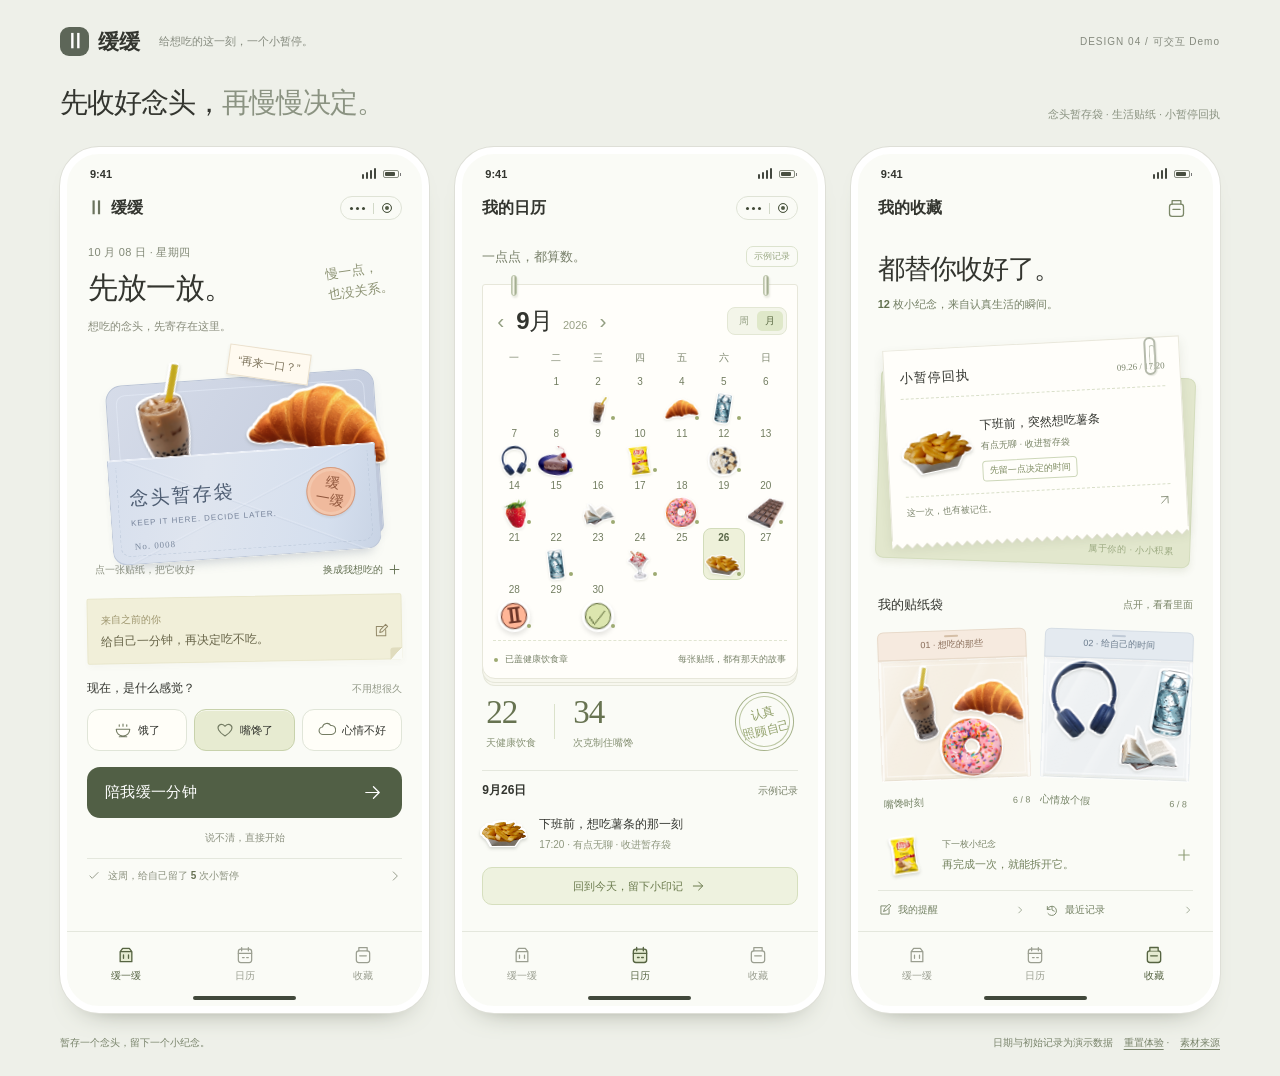
<file: demo-v4.html>
<!doctype html><html lang="zh-CN"><head><meta charset="utf-8"><meta name="viewport" content="width=device-width,initial-scale=1"><meta name="color-scheme" content="light"><title>缓缓 · 念头暂存处</title><style>:root{--ink:#33352f;--muted:#777c70;--paper:#fafbf6;--line:#e4e7dd;--peach:#f3d6c4;--lime:#e8edc9}*{box-sizing:border-box}body{margin:0;background:#eef0e9;color:var(--ink);font:14px -apple-system,BlinkMacSystemFont,'PingFang SC','Microsoft Yahei',sans-serif;-webkit-font-smoothing:antialiased}button,input,textarea{font:inherit;color:inherit}button{border:0;background:none;cursor:pointer;touch-action:manipulation;-webkit-tap-highlight-color:transparent}button:disabled{cursor:default}button:focus-visible,a:focus-visible{outline:2px solid #808fa3;outline-offset:3px}a{color:inherit;text-decoration:none}[hidden]{display:none!important}.ico{width:21px;height:21px;fill:none;stroke:currentColor;stroke-width:1.5;stroke-linecap:round;stroke-linejoin:round;flex-shrink:0}.showcase-head{max-width:1210px;margin:auto;padding:27px 25px 0;display:flex;align-items:center;justify-content:space-between}.wordmark{display:flex;gap:9px;align-items:center;font-weight:650;font-size:21px}.wordmark>span{display:grid;place-items:center;width:29px;height:29px;background:#5d6658;color:white;font:700 20px Georgia;border-radius:9px}.wordmark small{font-size:11px;color:#858a7e;font-weight:400;margin-left:10px}.version-tag{font-size:10px;letter-spacing:1px;color:#858a7e}.showcase{max-width:1210px;margin:auto;padding:0 25px 26px}.intro{display:flex;align-items:end;justify-content:space-between;margin:28px 0 25px}.intro h1{font-size:28px;font-weight:550;letter-spacing:-1px;margin:0}.intro em{font-style:normal;color:#8b9382}.intro p{font-size:11px;color:#8b9382;margin:0}.phones{display:grid;grid-template-columns:repeat(3,minmax(0,1fr));gap:26px}.phone{height:866px;position:relative;display:flex;flex-direction:column;border:7px solid #fff;border-radius:39px;background:var(--paper);overflow:hidden;box-shadow:0 0 0 1px #dedfd7,0 16px 30px -25px #626754}.status{height:31px;display:flex;align-items:center;flex-shrink:0;gap:7px;padding:9px 23px 0;font-size:11px}.status>b{margin-right:auto}.signal{display:flex;gap:2px;align-items:end;height:10px}.signal i{width:2px;background:#43473f;border-radius:1px;height:5px}.signal i:nth-child(2){height:7px}.signal i:nth-child(3){height:9px}.signal i:nth-child(4){height:11px}.battery{width:16px;height:8px;border:1px solid #888d80;border-radius:2px;position:relative}.battery:before{content:'';position:absolute;inset:1px 3px 1px 1px;background:#484e40;border-radius:1px}.battery:after{content:'';position:absolute;right:-3px;top:2px;height:3px;width:1px;background:#777}.phone-scroll{padding:0 20px 13px;overflow-y:auto;flex:1;scrollbar-width:none}.phone-scroll::-webkit-scrollbar{display:none}.app-bar{display:flex;align-items:center;justify-content:space-between;height:46px}.app-bar>b{font-size:16px;font-weight:600;display:flex;gap:6px;align-items:center}.brand-pause{font-size:18px;font-family:Georgia;font-weight:700;color:#6b735e}.wechat-pill{height:24px;border:1px solid #dfe3d6;border-radius:18px;display:flex;gap:3px;align-items:center;padding:0 9px}.wechat-pill i{width:3px;height:3px;background:#3e4735;border-radius:50%}.wechat-pill em{height:11px;border-left:1px solid #d2d9c8;margin:0 5px}.wechat-pill>span{width:10px;height:10px;border-radius:50%;border:1px solid #515b46;box-shadow:inset 0 0 0 2px var(--paper);background:#515b46}.home-heading{display:flex;justify-content:space-between;align-items:center;padding:14px 1px 0}.home-heading p{margin:0 0 8px;font-size:11px;color:#818876;letter-spacing:.3px}.home-heading h2{margin:0;font-size:30px;letter-spacing:-1px;font-weight:550}.hand-note{font-size:13px;font-family:KaiTi,STKaiti,serif;transform:rotate(-8deg);color:#8c9273;line-height:1.6;margin-right:9px;margin-top:7px}.pocket-scene{height:264px;position:relative;margin:7px -1px 0;isolation:isolate}.scene-caption{position:absolute;top:3px;left:2px;font-size:11px;color:#878b7a}.pocket-back{position:absolute;width:269px;left:calc(50% - 134.5px);height:165px;top:61px;border-radius:16px 16px 8px 8px;background:linear-gradient(125deg,#d6dce9,#bfc8db);border:1px solid #bac4d6;box-shadow:0 5px 8px #56657717;transform:rotate(-4deg)}.fold-line{position:absolute;left:9px;right:9px;top:9px;bottom:9px;border:1px solid #eaf0fa77;border-radius:9px}.pocket-front{position:absolute;top:135px;left:calc(50% - 134.5px);height:106px;width:269px;z-index:5;border-radius:3px 3px 14px 14px;transform:rotate(-4deg);background:linear-gradient(104deg,#d7dfed 0%,#dfe5ef 35%,#d5dfee 80%,#c8d3e4 100%);border:1px solid #bfc9da;border-top-color:#f2f5fc;box-shadow:inset 0 1px 0 #fff9,0 11px 12px -9px #62718755;pointer-events:none}.pocket-front:before{content:'';position:absolute;inset:0;border-radius:inherit;background:linear-gradient(24deg,transparent 48.9%,#b4c1d536 49.3%,#f3f6fe44 50%,transparent 50.6%),linear-gradient(-24deg,transparent 48.9%,#b4c1d529 49.3%,#f3f6fe44 50%,transparent 50.6%)}.pocket-stitch{position:absolute;inset:7px;border:1px dashed #aebdd077;border-top:none;border-radius:0 0 10px 10px}.pocket-title{position:absolute;top:26px;left:19px;font-size:19px;font-family:KaiTi,STKaiti,'PingFang SC',serif;color:#4e5d72;letter-spacing:2px}.pocket-title small{display:block;font:8px -apple-system,sans-serif;letter-spacing:1px;color:#77849b;margin-top:7px}.pocket-number{position:absolute;bottom:12px;left:21px;font:9px Georgia,serif;letter-spacing:1px;color:#7b899e}.pocket-seal{position:absolute;right:22px;top:21px;background:#f0ba9d;color:#8e553b;width:49px;height:49px;display:grid;place-content:center;border-radius:50%;font-family:KaiTi,STKaiti,serif;font-size:14px;line-height:1.2;text-align:center;transform:rotate(14deg);border:1px solid #d69c7f;box-shadow:inset 0 0 0 3px #f3c7ad,0 2px 2px #4c4b3514}.sticker{display:inline-block;width:80px;height:80px;background-size:contain;background-repeat:no-repeat;background-position:center;vertical-align:middle;filter:drop-shadow(1.6px 0 #fff) drop-shadow(-1.6px 0 #fff) drop-shadow(0 1.6px #fff) drop-shadow(0 -1.6px #fff) drop-shadow(0 2px 1.5px #2c32262b)}.hero-food{position:absolute;z-index:4;padding:0;touch-action:none;cursor:grab;transition:filter .2s;transform-origin:50% 85%}.hero-food:hover{filter:brightness(1.06)}.hero-food:active{cursor:grabbing}.hero-food .sticker{width:100%;height:100%;pointer-events:none}.hero-tea{width:94px;height:136px;top:38px;left:43px;transform:rotate(-15deg)}.hero-bread{width:142px;height:86px;top:59px;right:15px;transform:rotate(9deg)}.thought-tag{position:absolute;left:142px;top:33px;padding:7px 9px;background:#fffaf0;border:1px solid #eae0cd;font-size:11px;transform:rotate(8deg);box-shadow:0 2px 3px #635c4520;color:#7b7159}.scene-hint{position:absolute;bottom:3px;left:9px;font-size:10px;color:#8c9180}.change-food{position:absolute;bottom:0;right:1px;font-size:10px;color:#637052;display:flex;align-items:center;gap:4px;padding:3px 0}.change-food .ico{width:15px;height:15px}.pocket-scene.is-storing .hero-food{pointer-events:none}.hero-food.storing{animation:into-pocket .52s ease-in forwards}.pocket-scene.is-storing .pocket-seal{animation:seal-pop .55s ease}.reminder-strip{margin:16px 0 18px;padding:12px 38px 12px 13px;width:100%;min-height:66px;background:#f1efd9;text-align:left;position:relative;border:1px solid #e9e7cc;box-shadow:1px 3px 6px #62694708;transform:rotate(-1deg);border-radius:2px}.reminder-strip .note-tag{font-size:10px;color:#9c946c;display:block;margin-bottom:5px}.reminder-strip #home-reminder{font-size:12px;color:#666347;display:-webkit-box;-webkit-line-clamp:2;-webkit-box-orient:vertical;overflow:hidden;line-height:1.5}.reminder-strip .ico{position:absolute;right:12px;top:26px;width:16px;color:#938969}.note-fold{position:absolute;right:-1px;bottom:-1px;width:12px;height:12px;background:linear-gradient(135deg,#e0dcbe 50%,var(--paper) 51%);border-top-left-radius:3px}.section-line{display:flex;justify-content:space-between;align-items:center;margin-bottom:12px}.section-line h3{font-size:12px;font-weight:550;margin:0}.section-line>span{font-size:10px;color:#929887}.mood-options{display:grid;grid-template-columns:repeat(3,1fr);gap:7px;margin-bottom:16px}.mood{display:flex;align-items:center;justify-content:center;gap:6px;font-size:11px;border:1px solid #e0e5d8;border-radius:12px;height:42px;white-space:nowrap;background:#fffef8}.mood .ico{width:18px;height:18px;stroke:#747c63}.mood.selected{background:#e7ebd1;border-color:#c8d2ac;box-shadow:inset 0 1px 0 #fff9}.primary{min-height:48px;width:100%;padding:13px 18px;background:#515f45;color:#fff;border-radius:13px;font-size:13px;display:flex;gap:10px;align-items:center;justify-content:center;font-weight:550;transition:background .2s,transform .2s}.primary:hover{background:#637154}.primary:active{transform:scale(.985)}.primary:disabled{opacity:.6}.start{justify-content:space-between;height:51px;font-size:15px;letter-spacing:.3px}.start .ico{width:23px;height:23px;stroke-width:1.3}.skip{display:block;font-size:10px;color:#8b907f;min-height:28px;margin:6px auto;padding:5px 10px}.home-progress{display:flex;align-items:center;gap:7px;font-size:10px;color:#8b917e;border-top:1px solid var(--line);width:100%;padding:10px 0 0;text-align:left}.home-progress .ico{width:14px;height:14px}.home-progress>span{flex:1}.home-progress b{font-weight:600;color:#677153}.bottom-nav{height:60px;display:flex;align-items:center;justify-content:space-around;flex-shrink:0;background:var(--paper);border-top:1px solid var(--line);padding-top:5px}.bottom-nav button{display:flex;align-items:center;justify-content:center;flex-direction:column;gap:4px;font-size:10px;color:#9a9e90;width:68px;height:48px;border-radius:14px}.bottom-nav svg{width:20px;height:20px;fill:none;stroke:currentColor;stroke-width:1.5;stroke-linecap:round;stroke-linejoin:round}.bottom-nav .active{color:#566442;font-weight:550}.bottom-nav .active svg{fill:#e5ebd2;stroke-width:1.6}.home-indicator{height:4px;width:103px;background:#41483b;border-radius:7px;margin:5px auto 6px;flex-shrink:0}.calendar-intro{display:flex;justify-content:space-between;align-items:center;margin:21px 0 25px}.eyebrow{font-size:13px;color:#777f69}.sample-tag{font-size:9px;color:#9caa86;padding:3px 7px;border:1px solid #dce3ce;border-radius:7px}.calendar-paper{background:#fffefa;position:relative;padding:20px 10px 12px;border:1px solid #e7e7da;border-radius:3px 3px 13px 13px;box-shadow:0 4px 0 -1px #f7f7ee,0 4px 0 #e5e6d9,0 8px 0 -2px #f7f7ee,0 8px 0 -1px #e5e6d9}.calendar-pin{position:absolute;top:-10px;width:6px;height:21px;background:linear-gradient(90deg,#bbc1ad,#f8f9ec 35%,#919c7d);border:1px solid #bdc6ac;border-radius:4px;box-shadow:1px 2px 2px #48552c20}.pin-left{left:28px}.pin-right{right:28px}.month-bar{display:flex;align-items:center;justify-content:space-between;padding-bottom:18px}.month-bar>div:first-child{display:flex;gap:8px;align-items:center}.month-bar b{font-size:24px;letter-spacing:-.8px;font-weight:550}.month-bar small{font-size:11px;color:#98a086;font-weight:400;letter-spacing:0;margin-left:5px}.month-bar>div>button{padding:0 4px;font-size:21px;color:#929e81}.calendar-toggle{display:flex;padding:3px;background:#f3f5e9;border:1px solid #e3e7d4;border-radius:8px}.calendar-toggle button{font-size:10px!important;padding:3px 8px!important;border-radius:5px;color:#96a185!important}.calendar-toggle .on{background:#dfe8c9;color:#5c6b44!important}.weekday-row,.calendar-grid{display:grid;grid-template-columns:repeat(7,minmax(0,1fr))}.weekday-row{text-align:center;font-size:10px;color:#7e876f;padding-bottom:7px}.cal-day{position:relative;height:52px;display:flex;justify-content:start;align-items:center;flex-direction:column;padding:3px 0 0;border:1px solid transparent;border-radius:8px;isolation:isolate}.cal-day .number{font-size:10px;color:#727d60;z-index:3}.cal-day.selected{background:#eef1da;border-color:#d2dcba}.cal-day.selected .number{color:#5b6749;font-weight:700}.cal-day.future .number{color:#c3c9b7}.day-sticker{width:34px;height:29px;position:absolute;top:21px;left:calc(50% - 17.5px);transform:rotate(-7deg);filter:drop-shadow(1px 0 #fff) drop-shadow(-1px 0 #fff) drop-shadow(0 1px #fff) drop-shadow(0 -1px #fff) drop-shadow(0 1.5px 1px #545e4324)}.cal-day:nth-child(3n) .day-sticker{transform:rotate(9deg)}.day-seal{position:absolute;right:3px;bottom:3px;width:4px;height:4px;border-radius:50%;background:#9daa72}.today-dot{position:absolute;bottom:8px;width:4px;height:4px;border-radius:50%;background:#c49770}.calendar-caption{display:flex;justify-content:space-between;align-items:center;font-size:9px;color:#7a846b;padding:12px 1px 0;margin-top:8px;border-top:1px dashed #e0e5d1}.calendar-caption i{display:inline-block;width:4px;height:4px;border-radius:50%;background:#9daa72;margin-right:4px;vertical-align:middle}.stats-row{display:flex;align-items:center;gap:18px;padding:24px 4px 18px;margin-bottom:8px}.stats-row>div{display:flex;flex-direction:column;gap:5px}.stats-row b{font:33px Georgia,serif;color:#677351;letter-spacing:-1px}.stats-row div span{font-size:10px;color:#879275}.stat-divider{height:35px;border-left:1px solid #dbe2cb}.round-stamp{margin-left:auto;width:59px;height:59px;display:grid;place-content:center;font:12px/1.4 KaiTi,STKaiti,serif;text-align:center;color:#91a06a;border:1.5px solid #a7b38c;border-radius:50%;outline:1px solid #bdc8a4;outline-offset:-5px;transform:rotate(-14deg)}.day-detail{border-top:1px solid var(--line);padding-top:15px}.day-detail-top{display:flex;justify-content:space-between;align-items:center;font-size:12px}.day-detail-top>span{font-size:10px;color:#7c856e}.day-story{display:flex;gap:13px;align-items:center;margin:10px 0 12px}.day-story>.sticker{width:44px;height:50px;flex-shrink:0}.day-story b{font-size:12px;font-weight:500;display:block;line-height:1.5}.day-story small{font-size:10px;display:block;color:#8e977e;line-height:1.6;margin-top:4px}.day-detail p{font-size:11px;line-height:1.7;color:#889179;margin:8px 0 12px}.stamp-button{display:flex;justify-content:center;align-items:center;gap:7px;width:100%;min-height:38px;border:1px solid #d6dfbe;background:#eef2df;border-radius:10px;color:#6b7b4d;font-size:11px}.stamp-button .ico{width:16px;height:16px}.stamp-button.done{border-style:dashed;background:#f5f7ea;color:#9dab80}.record-pill{display:flex;align-items:center;gap:6px;font-size:10px;margin:8px 0}.record-pill .sticker{width:25px;height:28px}.icon-button{display:grid;place-items:center;padding:6px;color:#7b8768}.icon-button .ico{width:21px;height:21px}.collection-heading{padding:20px 0 15px}.collection-heading h2{font-size:27px;letter-spacing:-1px;font-weight:550;margin:0}.collection-heading p{font-size:11px;line-height:1.6;color:#758066;margin:9px 0 0}.collection-heading strong{color:#63714f;font-weight:550}.memory-envelope{display:block;width:100%;height:235px;position:relative;margin:9px 0 23px;text-align:left}.memory-back{position:absolute;height:190px;inset:35px 0 auto;background:#e2e7cd;border:1px solid #d4ddbd;border-radius:8px;transform:rotate(2deg);box-shadow:0 4px 7px #5b66321a;z-index:0}.memory-back>span{position:absolute;bottom:9px;right:16px;font-size:9px;color:#9ba980;letter-spacing:.5px}.memory-sheet{position:absolute;top:5px;left:9px;right:9px;height:194px;padding:19px 15px 11px;background:#fffefa;border:1px solid #e9e8dc;box-shadow:0 5px 11px #4f56371b;transform:rotate(-3deg);z-index:1}.memory-sheet:before{content:'';position:absolute;left:-1px;right:-1px;bottom:-7px;height:9px;background:linear-gradient(135deg,#fffefa 5px,transparent 0) 0 0/10px 10px repeat-x,linear-gradient(225deg,#fffefa 5px,transparent 0) 0 0/10px 10px repeat-x;filter:drop-shadow(0 1px 0 #e6e4d8)}.memory-clip{position:absolute;right:37px;top:-1px;width:12px;height:38px;border:2px solid #b5baab;border-radius:8px;box-shadow:inset 1px 0 0 #fff,1px 1px 1px #53604422;z-index:3;transform:rotate(-3deg)}.memory-clip:after{content:'';position:absolute;left:3px;top:6px;width:4px;height:24px;border:1px solid #c2c7b9;border-radius:5px;border-bottom:0}.memory-top{display:flex;justify-content:space-between;align-items:center;border-bottom:1px dashed #d9dfc9;padding-bottom:11px}.memory-top b{font-size:13px;letter-spacing:1px;font-weight:550}.memory-top small{font-size:9px;font-family:Georgia,serif;color:#7b856c}.memory-content{display:flex;align-items:center;gap:8px;margin-top:9px;height:88px}.memory-art{width:70px;flex-shrink:0}.memory-art .sticker{width:68px;height:76px;transform:rotate(-9deg)}.memory-copy{flex:1;min-width:0}.memory-copy>b{font-size:12px;font-weight:550;display:block;line-height:1.55}.memory-copy>span{font-size:9px;color:#768163;display:block;margin-top:5px;line-height:1.5}.memory-copy em{display:inline-block;font-size:9px;font-style:normal;color:#7c8a5f;border:1px solid #cdd7b9;padding:3px 6px;margin-top:7px;border-radius:4px}.receipt-bottom{border-top:1px dashed #d9dfc9;padding-top:9px;font-size:9px;color:#7d866e;display:flex;align-items:center;justify-content:space-between}.receipt-bottom .ico{width:13px;height:13px}.collection-section-title{display:flex;justify-content:space-between;align-items:center;margin:0 0 16px}.collection-section-title h3{font-size:13px;font-weight:550;margin:0}.collection-section-title>span{font-size:10px;color:#7a8568}.pouch-grid{display:grid;grid-template-columns:1fr 1fr;gap:14px;margin-bottom:16px;padding:0 2px}.mini-pouch{height:181px;position:relative;display:block;width:100%;text-align:left;isolation:isolate;transform:rotate(-2deg);transition:transform .2s}.mini-pouch:hover{transform:rotate(0) translateY(-3px)}.pouch-blue{transform:rotate(2deg)}.pouch-tab{position:absolute;top:0;left:0;right:0;height:29px;background:#f6eadf;border:1px solid #e8daca;border-radius:6px 6px 1px 1px;display:flex;justify-content:center;align-items:center;font-size:9px;color:#886c58;z-index:3;box-shadow:0 2px 2px #8567420a}.pouch-tab:before{content:'';position:absolute;top:4px;left:calc(50% - 7px);height:2px;width:14px;background:#d5bfa7;border-radius:3px}.pouch-blue .pouch-tab{background:#e4eaf0;border-color:#d5dde5;color:#6b7c8d}.pouch-blue .pouch-tab:before{background:#c0cad6}.pouch-art{position:absolute;top:28px;left:0;right:0;height:121px;background:#f5eee2;border:1px solid #e6daca}.pouch-blue .pouch-art{background:#edf0f2;border-color:#d9e0e5}.pouch-art .sticker{position:absolute;filter:drop-shadow(1.5px 0 #fff) drop-shadow(-1.5px 0 #fff) drop-shadow(0 1.5px #fff) drop-shadow(0 -1.5px #fff) drop-shadow(0 2px 1px #38433020)}.bag-tea{height:77px;width:56px;left:10px;top:4px;transform:rotate(-15deg)}.bag-bread{height:46px;width:72px;right:0;top:17px;transform:rotate(10deg)}.bag-donut{height:57px;width:62px;right:26px;top:60px;transform:rotate(7deg)}.bag-headphones{height:76px;width:76px;left:3px;top:3px;transform:rotate(-8deg)}.bag-book{height:48px;width:68px;right:5px;top:66px;transform:rotate(10deg)}.bag-water{height:66px;width:32px;right:4px;top:10px;transform:rotate(8deg)}.pouch-window{position:absolute;top:29px;left:0;right:0;height:121px;background:linear-gradient(118deg,#fff6 0%,#fff0 20%,#fff4 21%,#fff1 28%,#fff0 48%,#fff3 49%,#fff0 55%,#fff4 98%);box-shadow:inset 2px 0 1px #fffa,inset -2px 0 1px #fffa,inset 0 -3px 0 #dadbc533;border:1px solid #fff7;pointer-events:none}.pouch-window:after{content:'';position:absolute;inset:4px;border:1px solid #fff6}.pouch-bottom{position:absolute;bottom:0;left:0;right:0;display:flex;justify-content:space-between;align-items:center;padding:9px 1px 2px;font-size:10px;color:#758365}.pouch-bottom b{font-weight:400;font-size:9px;color:#7c886c}.new-reward{display:flex;align-items:center;width:100%;gap:11px;padding:10px 0 16px;text-align:left}.new-reward>.sticker{height:37px;width:53px;transform:rotate(-8deg)}.reward-copy{flex:1}.reward-copy small{font-size:9px;color:#7c866b;display:block;margin-bottom:4px}.reward-copy b{font-size:11px;font-weight:500;color:#73825d}.new-reward .ico{width:18px;height:18px;color:#8e9d76}.setting-list{display:flex;gap:20px;padding:12px 0 2px;border-top:1px solid var(--line)}.setting-list button{display:flex;align-items:center;gap:6px;flex:1;font-size:10px;padding:0;color:#738163}.setting-list .ico{width:14px;height:14px}.setting-list button>span{flex:1;text-align:left}.setting-list button>.ico:last-child{width:10px;height:10px}.demo-footer{display:flex;justify-content:space-between;color:#78836a;font-size:10px;padding-top:23px}.demo-footer button,.demo-footer a{font-size:10px;padding:0;text-decoration:underline;text-underline-offset:3px;margin-left:8px}.toast{position:fixed;z-index:99;bottom:25px;left:50%;transform:translate(-50%,15px);max-width:90vw;width:max-content;background:#515f45;color:white;font-size:12px;padding:13px 21px;border-radius:24px;pointer-events:none;opacity:0;transition:.2s}.toast.visible{opacity:1;transform:translate(-50%,0)}
/* Full-screen flows use the same flat controls and photo stickers. */
.overlay{position:absolute;inset:29px 0 0;background:var(--paper);z-index:10;padding:4px 23px 30px;overflow-y:auto;scrollbar-width:none}.overlay-head{display:flex;align-items:center;justify-content:space-between;height:40px;font-size:11px;margin-bottom:20px}.back-button,.close-button{font-size:27px;line-height:30px;min-width:28px;font-weight:300}.flow-kicker{font-size:8px;letter-spacing:1.5px;color:#8d8b7e;margin:20px 0 10px}.flow-title{font-size:29px;font-weight:600;line-height:1.42;letter-spacing:-1px;margin:0 0 12px}.flow-subtitle{font-size:12px;color:#858174;line-height:1.85;margin:0 0 20px}.secondary{border:1px solid #e1dfd2;border-radius:12px;min-height:44px;display:block;width:100%;font-size:11px;margin:11px 0}.food-grid{display:grid;grid-template-columns:repeat(3,1fr);gap:9px;margin:20px 0}.food-option{display:flex;flex-direction:column;gap:8px;align-items:center;border:1px solid #e9e7dd;border-radius:12px;padding:12px 5px 9px;font-size:11px;background:#f7f6ef}.food-option .sticker{width:65px;height:69px}.food-option.chosen{border-color:#859164;background:#eef0dd}.optional-input{display:flex;gap:7px}.text-input{width:100%;min-width:0;background:#fff;border:1px solid #e3e1d6;border-radius:9px;padding:11px;font-size:11px}.photo-button{border:1px solid #e3e1d6;border-radius:9px;font-size:25px;padding:0 10px}.food-note{font-size:10px;line-height:1.8;color:#8b8169;margin:20px 0}.photo-preview{max-width:100%;height:70px;object-fit:contain;margin:10px auto;display:block;border-radius:8px}.meal-card{display:flex;align-items:center;gap:15px;margin:22px 0}.meal-card>.sticker{width:90px;height:90px;flex-shrink:0}.meal-card b{font-size:12px;font-weight:600}.meal-card p{font-size:11px;line-height:1.8;color:#888474;margin:7px 0}.mood-reasons{display:grid;grid-template-columns:1fr 1fr;gap:10px;margin:20px 0}.mood-reasons button{padding:12px 8px;border:1px solid #e8e4d8;border-radius:10px;font-size:12px}.mood-reasons .on{background:#ffdfd0;border-color:#ffdfd0}.mode-switch{display:flex;padding:3px;border-radius:10px;background:#ecece2;margin:20px 0 8px}.mode-switch button{flex:1;padding:8px;font-size:11px;border-radius:8px;color:#8c897a}.mode-switch .on{background:white;color:#313328}.play-area{height:270px;background:#ecefcf;border-radius:18px;position:relative;overflow:hidden;margin:12px 0}.play-caption{font-size:11px;position:absolute;left:18px;top:18px;color:#717759}.play-food{position:absolute;top:38px;left:calc(50% - 65px);width:130px;height:143px;z-index:4;touch-action:none;cursor:grab}.play-food .sticker{width:100%;height:100%;pointer-events:none}.play-food img{width:100%;height:100%;object-fit:contain;pointer-events:none}.paper-box{position:absolute;bottom:14px;left:calc(50% - 88px);width:176px;height:71px;background:#8b936b;color:#fff;font-size:11px;display:grid;place-items:center;border-radius:3px 3px 13px 13px;transform:rotate(-3deg);box-shadow:inset 0 7px 0 #5f6949}.play-tap-label{font-size:10px;text-align:center;color:#7d7f69;margin:16px 0}.play-food.thrown{animation:throw .7s ease-in forwards}.play-food.hit{animation:hit .22s ease-out}.play-food.smashed{animation:smash .5s ease-in forwards}.confetti{position:absolute;top:120px;left:50%;width:8px;height:11px;background:var(--c);animation:confetti .7s ease-out forwards;z-index:6}.breath-circle{width:176px;height:176px;border:1px solid #c3cc9f;border-radius:50%;display:grid;place-items:center;background:#edf0dc;margin:58px auto 48px;transition:transform 6s ease-in-out;box-shadow:0 0 0 16px #f6f6ec}.breath-circle.inhale{transform:scale(1.16);transition-duration:4s}.breath-circle .sticker{width:69px;height:69px}.breath-text{text-align:center;font-size:16px;margin-bottom:10px}.breath-count{text-align:center;font-size:10px;color:#92927f;margin-bottom:36px}.result-wrap{text-align:center;padding-top:16px}.result-sticker{width:106px;height:106px;transform:rotate(-9deg)}.result-wrap h2{font-size:26px;line-height:1.5;letter-spacing:-.8px;margin:24px 0 10px}.result-wrap p{font-size:12px;line-height:1.9;color:#817e6f}.ticket{margin:22px 0;background:#f2e6be;border-radius:12px;padding:15px;display:flex;align-items:center;text-align:left;justify-content:space-between}.ticket>span:first-child{font-size:12px}.ticket small{display:block;font-size:9px;margin-top:7px;color:#8f815e}.ticket .sticker{width:50px;height:50px}.outcome-buttons{margin-top:22px}.reminder-area{background:#f8f4e9;border:1px solid #e1dcc9;border-radius:12px;min-height:145px;width:100%;padding:16px;font-size:13px;line-height:1.9;resize:vertical;margin-top:8px}.field-caption{display:flex;justify-content:space-between;font-size:9px;color:#99917e;margin:8px 0 22px}.pack-sheet{display:grid;grid-template-columns:repeat(2,1fr);gap:13px;margin:25px 0}.pack-item{display:flex;flex-direction:column;align-items:center;padding:14px 6px;border:1px solid #e8e5d9;border-radius:14px;background:#f5f3e9}.pack-item .sticker{width:77px;height:79px;margin-bottom:9px}.pack-item>span:not(.sticker){font-size:11px}.pack-item .pack-label{font-size:8px!important;color:#928b77;margin-top:7px}.pack-item.locked .sticker{opacity:.25;filter:grayscale(1)}.glass-ball{border-radius:50%;width:267px;height:267px;border:2px solid #dedecb;background:#efefdF;position:relative;margin:34px auto;box-shadow:inset -8px -10px 0 #e2e4ce;overflow:hidden}.glass-ball .sticker{position:absolute;width:60px;height:68px;left:var(--x);top:var(--y);transform:rotate(var(--r))}.glass-ball.shaking{animation:shake .6s}.history-row{display:flex;align-items:center;gap:15px;padding:20px 0;border-bottom:1px solid #e6e3d6;font-size:12px}.history-row>.sticker{width:58px;height:63px;flex-shrink:0}.history-row small{display:block;margin-top:8px;color:#8b8674;font-size:10px}.sticker.pause,.sticker.check,.sticker.medal{background:none;border-radius:50%;background-color:#ffb697;color:#6c3528;display:inline-grid;place-items:center;font-family:serif;border:2px solid currentColor;outline:3px solid #fff;outline-offset:1px;filter:drop-shadow(0 3px 2px #0002)}.sticker.pause::before{content:'Ⅱ';font-size:27px;font-weight:700}.sticker.check{background-color:#dce6af;color:#596635}.sticker.check::before{content:'✓';font-size:30px}.sticker.medal{background-color:#f7dc8d;color:#80642b}.sticker.medal::before{content:'✳';font-size:32px}.day-sticker.pause::before,.day-sticker.check::before,.day-sticker.medal::before{font-size:20px}.day-sticker.pause,.day-sticker.check,.day-sticker.medal{width:26px;height:26px;left:calc(50% - 13px);top:22px;outline-width:1px;border-width:1px}
@keyframes throw{to{transform:translateY(132px) rotate(40deg) scale(.12);opacity:0}}@keyframes hit{30%{transform:rotate(-13deg) scale(.85)}70%{transform:rotate(9deg)}}@keyframes smash{to{transform:scale(.15) rotate(-25deg);opacity:0}}@keyframes confetti{to{transform:translate(var(--dx),var(--dy)) rotate(var(--dr));opacity:0}}@keyframes shake{20%{transform:rotate(9deg)}40%{transform:rotate(-9deg)}65%{transform:rotate(6deg)}85%{transform:rotate(-4deg)}}
/* Physical pocket, receipt and icons carry through the active flow. */
.overlay{background:var(--paper)}.overlay-head{color:#758264}.overlay-head .ico{width:18px;height:18px}.flow-title{color:#4c5940;font-weight:550}.flow-kicker{color:#7f8b6d}.flow-subtitle{color:#89937d}.mode-switch{background:#edf0e4}.mode-switch .on{color:#61734a}.play-area{background:#f1f3e9;height:285px}.play-area:before{content:'';position:absolute;bottom:26px;left:calc(50% - 100px);height:144px;width:200px;border-radius:13px;background:linear-gradient(110deg,#d5dfed,#b6c5dc);transform:rotate(-4deg);border:1px solid #bccbdc}.paper-box{width:200px;height:83px;left:calc(50% - 100px);bottom:23px;background:linear-gradient(100deg,#dee6f0,#c9d8e7);border:1px solid #c0cede;border-top-color:#fff;border-radius:0 0 12px 12px;box-shadow:0 5px 8px #63718524;z-index:5;color:#6c7e94;transform:rotate(-4deg)}.paper-box:after{content:'';position:absolute;inset:7px;border:1px dashed #aebed05e;border-top:0;border-radius:0 0 8px 8px}.play-food{height:143px;top:44px}.play-caption{color:#8d9980}.play-tap-label{color:#919c80}.ticket{background:#e7ecd7;border:1px solid #dce2cb;color:#778164}.result-wrap h2{color:#5d6a4c}.result-wrap p{color:#8e987e}.secondary{color:#8a957a;border-color:#dce2d2}.mood-reasons .on{background:#e5ecd6;border-color:#cedbb8}.food-option{background:#f5f6ec;border-color:#e1e5d4}.food-option.chosen{background:#e7ecd9;border-color:#9eaf87}.sticker.pause,.sticker.check,.sticker.medal{border-width:1px;outline-width:2px}.pack-item{background:#f2f4e8;border-color:#dfe5cf}.glass-ball{background:radial-gradient(circle at 30% 25%,#fff 1%,#fafbf5 30%,#f1f3e7 65%,#dfe5d4 100%);border:1px solid #dbe2ce;box-shadow:inset 3px 3px 12px #fff,inset -5px -6px 6px #c8d3b533,0 5px 8px #5d6f4520}.back-button,.close-button{display:grid;place-items:center;padding:6px}.record-detail-card{background:#fffef9;border:1px solid #e3e6d6;padding:18px;border-radius:10px;margin:20px 0}.record-detail-card .record-detail-top{display:flex;align-items:center;gap:18px}.record-detail-card .sticker{width:90px;height:95px;flex-shrink:0}.record-detail-card h3{font-size:18px;color:#66794f;font-weight:550}.record-detail-card dl{margin:20px 0 0}.record-detail-card dl>div{display:flex;justify-content:space-between;border-top:1px dashed #e4e9d9;padding:12px 0;font-size:12px}.record-detail-card dt{color:#9ca789}.record-detail-card dd{margin:0;text-align:right;color:#657550}.nav-label-hidden{display:none}
@keyframes into-pocket{to{transform:translateY(91px) rotate(0) scale(.7);opacity:0}}@keyframes seal-pop{60%{transform:rotate(14deg) scale(1.15)}}
@media(min-width:761px) and (max-width:1080px){.phones{gap:16px}.showcase{padding:0 15px 25px}.phone{border-width:5px}.phone-scroll{padding-left:14px;padding-right:14px}.pocket-back,.pocket-front{width:246px;left:calc(50% - 123px)}.hero-tea{left:22px}.hero-bread{right:2px;width:131px}.thought-tag{left:126px}.intro p{display:none}.mood{font-size:10px;gap:3px}.mood .ico{width:16px}.pouch-grid{gap:11px}.bag-bread{width:63px}.memory-sheet{left:6px;right:6px;padding:18px 10px 10px}.memory-content{gap:3px}.memory-art{width:58px}.memory-art .sticker{width:57px}.memory-copy>b{font-size:11px}.calendar-caption{font-size:7px}.stats-row{gap:12px}.round-stamp{width:50px;height:50px;font-size:11px}}
@media(max-width:760px){html,body{height:100%;background:var(--paper)}.showcase-head,.intro,.demo-footer{display:none}.showcase{padding:0;width:100%;height:100%}.phones{height:100%;display:block}.phone{display:none;height:100svh;max-width:480px;width:100%;border:0;border-radius:0;box-shadow:none;margin:auto}.phone.active-mobile{display:flex}.phone-scroll{padding:0 25px 16px}.status{padding:10px 27px 0;height:32px}.app-bar{height:46px}.home-heading{padding-top:16px}.home-heading h2{font-size:32px}.hand-note{font-size:15px}.pocket-scene{height:277px;margin-top:10px}.pocket-back{width:291px;left:calc(50% - 145.5px);height:171px;top:68px}.pocket-front{width:291px;left:calc(50% - 145.5px);top:147px;height:108px}.hero-tea{top:43px;left:40px;width:101px;height:146px}.hero-bread{top:68px;right:17px;width:153px;height:90px}.thought-tag{left:159px;top:35px}.scene-caption{font-size:12px}.scene-hint,.change-food{font-size:11px}.reminder-strip{margin-top:16px;margin-bottom:18px}.reminder-strip #home-reminder{font-size:13px}.section-line h3{font-size:13px}.mood{font-size:12px;height:43px}.home-progress{font-size:11px}.bottom-nav{height:62px}.home-indicator{margin-bottom:8px}.collection-heading h2{font-size:29px}.collection-heading p{font-size:12px}.memory-envelope{height:240px}.memory-sheet{height:203px}.memory-content{height:94px}.memory-copy>b{font-size:13px}.memory-copy>span,.memory-copy em{font-size:10px}.memory-art{width:77px}.memory-art .sticker{width:74px;height:83px}.memory-top b{font-size:14px}.memory-top small{font-size:10px}.memory-back{height:195px}.mini-pouch{height:199px}.pouch-art,.pouch-window{height:139px}.pouch-tab{font-size:10px}.bag-tea{height:88px;width:62px;left:9px;top:7px}.bag-bread{width:79px;height:55px;right:4px;top:16px}.bag-donut{width:68px;height:64px;right:30px;top:72px}.bag-headphones{width:85px;height:86px;left:6px;top:8px}.bag-water{height:71px;width:35px;right:6px;top:16px}.bag-book{height:56px;width:75px;right:8px;top:79px}.pouch-bottom{font-size:11px}.pouch-bottom b{font-size:10px}.reward-copy b{font-size:12px}.setting-list button{font-size:11px}.cal-day{height:61px}.day-sticker{width:39px;height:35px;left:calc(50% - 19.5px);top:23px}.calendar-caption{font-size:9px}.calendar-paper{padding:22px 11px 12px}.month-bar b{font-size:27px}.stats-row{padding-top:25px;gap:21px}.day-story>.sticker{width:49px;height:54px}.day-story b{font-size:13px}.day-story small{font-size:11px}.day-detail-top{font-size:13px}.stamp-button{min-height:40px;font-size:12px}.overlay{inset:30px 0 0;padding:5px 27px 32px}.flow-title{font-size:31px}.flow-subtitle{font-size:13px}.food-option .sticker{width:75px;height:79px}.toast{bottom:81px;font-size:11px;padding:12px 17px}}
@media(max-width:350px){.phone-scroll{padding-left:18px;padding-right:18px}.pocket-scene{height:258px}.pocket-back,.pocket-front{width:249px;left:calc(50% - 124.5px)}.pocket-back{height:157px;top:65px}.pocket-front{top:137px;height:100px}.hero-tea{left:25px;top:47px;width:88px;height:127px}.hero-bread{right:3px;top:62px;width:131px;height:86px}.thought-tag{left:130px}.scene-hint,.change-food{font-size:9px}.pocket-title{font-size:17px}.pocket-seal{right:18px}.mood{font-size:10px;gap:4px}.mood .ico{width:16px}.home-progress{font-size:10px}.calendar-caption{font-size:7px}.stats-row{gap:14px}.round-stamp{height:53px;width:53px;font-size:11px}.memory-sheet{left:6px;right:6px;padding:18px 10px 10px}.memory-art{width:60px}.memory-art .sticker{width:57px}.memory-copy>b{font-size:11px}.memory-copy>span,.memory-copy em{font-size:9px}.memory-top small{font-size:9px}.pouch-grid{gap:11px}.pouch-tab{font-size:8px}.bag-tea{width:50px;left:3px;height:80px}.bag-bread{width:66px;right:0}.bag-donut{right:20px}.bag-headphones{width:72px;left:1px}.bag-water{width:28px;right:1px}.bag-book{width:65px}.collection-heading h2{font-size:26px}.overlay{padding-left:20px;padding-right:20px}.flow-title{font-size:28px}.food-option .sticker{width:61px;height:65px}.glass-ball{width:260px;height:260px}}
@media(prefers-reduced-motion:reduce){*,*::before,*::after{animation-duration:.01ms!important;transition-duration:.01ms!important;scroll-behavior:auto!important}}

.sticker.tea{background-image:url("tea.png")}
.sticker.croissant{background-image:url("croissant.png")}
.sticker.chips{background-image:url("chips.png")}
.sticker.icecream{background-image:url("icecream.png")}
.sticker.donut{background-image:url("donut.png")}
.sticker.strawberry{background-image:url("strawberry.png")}
.sticker.chocolate{background-image:url("chocolate.png")}
.sticker.fries{background-image:url("fries.png")}
.sticker.cake{background-image:url("cake.png")}
.sticker.headphones{background-image:url("headphones.png")}
.sticker.book{background-image:url("book.png")}
.sticker.water{background-image:url("water.png")}
.sticker.meal{background-image:url("meal.png")}.memory-art .sticker.pause,.memory-art .sticker.check,.memory-art .sticker.medal{width:64px;height:64px;margin:3px}.new-reward>.sticker.pause,.new-reward>.sticker.check,.new-reward>.sticker.medal{width:36px;height:36px;margin-left:8px;margin-right:9px}.play-food>.sticker.pause,.play-food>.sticker.check,.play-food>.sticker.medal{width:112px;height:112px}
/* Keep the selected-day action fully above the navigation on desktop. */
@media(min-width:761px){.calendar-intro{margin-top:15px;margin-bottom:17px}.month-bar{padding-bottom:14px}.stats-row{padding-top:13px;padding-bottom:11px}.day-detail{padding-top:11px}.day-story{margin-bottom:8px}}
</style></head><body><header class="showcase-head"><a class="wordmark" href="#"><span>Ⅱ</span> 缓缓 <small>给想吃的这一刻，一个小暂停。</small></a><span class="version-tag">DESIGN 04 / 可交互 Demo</span></header><main class="showcase"><div class="intro"><h1>先收好念头，<em>再慢慢决定。</em></h1><p>念头暂存袋 · 生活贴纸 · 小暂停回执</p></div><div class="phones"><section class="phone active-mobile" id="phone-home" aria-label="缓一缓首页"><div class="status"><b>9:41</b><span class="signal"><i></i><i></i><i></i><i></i></span><span class="battery"></span></div><div class="phone-scroll"><div class="app-bar"><b><span class="brand-pause">Ⅱ</span>缓缓</b><span class="wechat-pill"><i></i><i></i><i></i><em></em><span></span></span></div><div class="home-heading"><div><p>10 月 08 日 · 星期四</p><h2>先放一放。</h2></div><span class="hand-note">慢一点，<br>也没关系。</span></div>
<div class="pocket-scene"><span class="scene-caption">想吃的念头，先寄存在这里。</span><div class="pocket-back"><span class="fold-line"></span></div><button class="hero-food hero-tea" data-quick="tea" aria-label="把奶茶放进暂存袋"><span class="sticker tea " aria-hidden="true"></span></button><button class="hero-food hero-bread" data-quick="croissant" aria-label="把牛角面包放进暂存袋"><span class="sticker croissant " aria-hidden="true"></span></button><span class="thought-tag">“再来一口？”</span><div class="pocket-front"><span class="pocket-stitch"></span><span class="pocket-title">念头暂存袋<small>KEEP IT HERE. DECIDE LATER.</small></span><span class="pocket-seal">缓<br>一缓</span><span class="pocket-number">No. 0008</span></div><span class="scene-hint">点一张贴纸，把它收好</span><button id="pick-food" class="change-food">换成我想吃的 <svg class="ico " viewBox="0 0 24 24" aria-hidden="true"><path d="M12 5v14M5 12h14"/></svg></button></div>
<button class="reminder-strip" id="open-reminder" aria-label="编辑写给自己的话"><span class="note-fold"></span><span class="note-tag">来自之前的你</span><span id="home-reminder">给自己一分钟，再决定吃不吃。</span><svg class="ico " viewBox="0 0 24 24" aria-hidden="true"><path d="M14 5H5v14h14v-9M10 14l1-4 8-8 3 3-8 8-4 1Z"/></svg></button>
<div class="section-line"><h3>现在，是什么感觉？</h3><span>不用想很久</span></div><div class="mood-options" aria-label="选择当前状态"><button class="mood " data-mood="hungry" aria-pressed="false"><svg class="ico " viewBox="0 0 24 24" aria-hidden="true"><path d="M3 11h18c0 5-4 9-9 9s-9-4-9-9Zm4-6v2m5-3v3m5-2v2M7 21h10"/></svg>饿了</button><button class="mood selected" data-mood="craving" aria-pressed="true"><svg class="ico " viewBox="0 0 24 24" aria-hidden="true"><path d="M12 20C3 14 1 9 4 6s6-1 8 1c2-2 5-4 8-1s1 8-8 14Z"/></svg>嘴馋了</button><button class="mood " data-mood="emotion" aria-pressed="false"><svg class="ico " viewBox="0 0 24 24" aria-hidden="true"><path d="M7 18a5 5 0 0 1-1-10 6 6 0 0 1 11-2 6 6 0 0 1 1 12H7Z"/></svg>心情不好</button></div><button class="primary start" id="start"><span>陪我缓一分钟</span><svg class="ico " viewBox="0 0 24 24" aria-hidden="true"><path d="M5 12h14m-6-6 6 6-6 6"/></svg></button><button class="skip" id="skip-state">说不清，直接开始</button><button class="home-progress" id="home-progress"><svg class="ico " viewBox="0 0 24 24" aria-hidden="true"><path d="m5 12 4 4 10-10"/></svg><span>这周，给自己留了 <b id="week-pauses">5</b> 次小暂停</span><svg class="ico " viewBox="0 0 24 24" aria-hidden="true"><path d="m9 5 7 7-7 7"/></svg></button></div><nav class="bottom-nav" aria-label="主导航" data-current="home"></nav><div class="home-indicator"></div><div class="overlay" id="flow-overlay" hidden></div></section><section class="phone" id="phone-calendar" aria-label="记录日历"><div class="status"><b>9:41</b><span class="signal"><i></i><i></i><i></i><i></i></span><span class="battery"></span></div><div class="phone-scroll"><div class="app-bar"><b>我的日历</b><span class="wechat-pill"><i></i><i></i><i></i><em></em><span></span></span></div><div class="calendar-intro"><span class="eyebrow">一点点，都算数。</span><span class="sample-tag">示例记录</span></div><div class="calendar-paper"><span class="calendar-pin pin-left"></span><span class="calendar-pin pin-right"></span><div class="month-bar"><div><button id="prev-month" aria-label="上个月">‹</button><b id="month-title">9月 <small>2026</small></b><button id="next-month" aria-label="下个月">›</button></div><div class="calendar-toggle"><button data-calendar="week" aria-pressed="false">周</button><button data-calendar="month" class="on" aria-pressed="true">月</button></div></div><div class="weekday-row"><span>一</span><span>二</span><span>三</span><span>四</span><span>五</span><span>六</span><span>日</span></div><div class="calendar-grid" id="calendar-grid"></div><div class="calendar-caption"><span><i></i> 已盖健康饮食章</span><span>每张贴纸，都有那天的故事</span></div></div>
<div class="stats-row"><div><b id="days-count">22</b><span>天健康饮食</span></div><span class="stat-divider"></span><div><b id="restraint-count">34</b><span>次克制住嘴馋</span></div><span class="round-stamp">认真<br>照顾自己</span></div><div class="day-detail" id="day-detail"></div></div><nav class="bottom-nav" aria-label="主导航" data-current="calendar"></nav><div class="home-indicator"></div></section><section class="phone" id="phone-collection" aria-label="我的贴纸收藏"><div class="status"><b>9:41</b><span class="signal"><i></i><i></i><i></i><i></i></span><span class="battery"></span></div><div class="phone-scroll"><div class="app-bar"><b>我的收藏</b><button class="icon-button" id="open-ball" aria-label="打开贴纸球"><svg class="ico " viewBox="0 0 24 24" aria-hidden="true"><rect x="4" y="7" width="16" height="14" rx="3"/><path d="M7 7V3h10v4m-9 6h8"/></svg></button></div><div class="collection-heading"><h2>都替你收好了。</h2><p><strong id="collection-count">12</strong> 枚小纪念，来自认真生活的瞬间。</p></div><button class="memory-envelope" id="open-latest" aria-label="查看最近一次小暂停"><span class="memory-clip"></span><span class="memory-sheet"><span class="memory-top"><b>小暂停回执</b><small id="memory-date">09.26 / 17:20</small></span><span class="memory-content"><span class="memory-art"><span class="sticker fries memory-photo" aria-hidden="true"></span></span><span class="memory-copy"><b id="memory-food">下班前，突然想吃薯条</b><span id="memory-context">有点无聊 · 给自己留一分钟</span><em id="memory-outcome">先放一放，再决定</em></span></span><span class="receipt-bottom"><span>这一次，也有被记住。</span><svg class="ico " viewBox="0 0 24 24" aria-hidden="true"><path d="M6 18 18 6M6 6h12v12"/></svg></span></span><span class="memory-back"><span>属于你的 · 小小积累</span></span></button>
<div class="collection-section-title"><h3>我的贴纸袋</h3><span>点开，看看里面</span></div><div class="pouch-grid"><button class="mini-pouch pouch-peach" data-pack="cravings" aria-label="打开嘴馋时刻收藏"><span class="pouch-tab">01 · 想吃的那些</span><span class="pouch-art"><span class="sticker tea bag-tea" aria-hidden="true"></span><span class="sticker croissant bag-bread" aria-hidden="true"></span><span class="sticker donut bag-donut" aria-hidden="true"></span></span><span class="pouch-window"></span><span class="pouch-bottom"><span>嘴馋时刻</span><b data-pack-count="cravings">6 / 8</b></span></button><button class="mini-pouch pouch-blue" data-pack="care" aria-label="打开放松一下收藏"><span class="pouch-tab">02 · 给自己的时间</span><span class="pouch-art"><span class="sticker headphones bag-headphones" aria-hidden="true"></span><span class="sticker book bag-book" aria-hidden="true"></span><span class="sticker water bag-water" aria-hidden="true"></span></span><span class="pouch-window"></span><span class="pouch-bottom"><span>心情放个假</span><b data-pack-count="care">6 / 8</b></span></button></div>
<button class="new-reward" id="open-reward"><span class="sticker croissant" id="next-sticker" aria-hidden="true"></span><span class="reward-copy"><small>下一枚小纪念</small><b id="next-label">再完成一次，就能拆开它。</b></span><svg class="ico " viewBox="0 0 24 24" aria-hidden="true"><path d="M12 5v14M5 12h14"/></svg></button><div class="setting-list"><button id="edit-reminder"><svg class="ico " viewBox="0 0 24 24" aria-hidden="true"><path d="M14 5H5v14h14v-9M10 14l1-4 8-8 3 3-8 8-4 1Z"/></svg><span>我的提醒</span><svg class="ico " viewBox="0 0 24 24" aria-hidden="true"><path d="m9 5 7 7-7 7"/></svg></button><button id="open-history"><svg class="ico " viewBox="0 0 24 24" aria-hidden="true"><path d="M4 6v5h5M4 11a8 8 0 1 1 1 7m7-12v6l4 2"/></svg><span>最近记录</span><svg class="ico " viewBox="0 0 24 24" aria-hidden="true"><path d="m9 5 7 7-7 7"/></svg></button></div><span id="latest-label" hidden></span></div><nav class="bottom-nav" aria-label="主导航" data-current="collection"></nav><div class="home-indicator"></div><div class="overlay" id="collection-overlay" hidden></div></section></div><footer class="demo-footer"><span>暂存一个念头，留下一个小纪念。</span><span>日期与初始记录为演示数据 <button id="reset-demo">重置体验</button> · <a href="#credits" onclick="event.preventDefault();document.getElementById('credits-dialog').showModal()">素材来源</a></span></footer></main><div class="toast" id="toast" role="status" aria-live="polite"></div><script>(() => {
  'use strict';
  const $ = (s, root = document) => root.querySelector(s);
  const $$ = (s, root = document) => Array.from(root.querySelectorAll(s));
  const esc = s => String(s).replace(/[&<>"']/g, c => ({'&':'&amp;','<':'&lt;','>':'&gt;','"':'&quot;',"'":'&#39;'}[c]));
  const KEY = 'huanhuan-sticker-demo-v4';
  const base = {version:4, reminder:'给自己一分钟，再决定吃不吃。', stamped:false, entries:[], rewards:0};
  let state = {...base, entries:[]};
  try { const saved = JSON.parse(localStorage.getItem(KEY)); if (saved?.version === 4 && Array.isArray(saved.entries)) state = {...base,...saved}; } catch (_) {}
  let mood='craving', selectedFood='奶茶', foodClass='tea', photoURL=null, session=null, mode='throw', hitCount=0, busy=false;
  let month=8, year=2026, calendarView='month', selectedDay=26, timerIds=[], toastTimer;
  const overlay = $('#flow-overlay');
  const collectionOverlay = $('#collection-overlay');
  const save = () => { try { localStorage.setItem(KEY,JSON.stringify(state)); } catch (_) {} };
  const later = (fn, time) => { const id=setTimeout(fn,time); timerIds.push(id); return id; };
  const clearTimers = () => { timerIds.forEach(clearTimeout); timerIds=[]; };
  const sticker = (name, cls='') => `<span class="sticker ${name} ${cls}" aria-hidden="true"></span>`;
  function toast(message) { clearTimeout(toastTimer); $('#toast').textContent=message; $('#toast').classList.add('visible'); toastTimer=setTimeout(()=>$('#toast').classList.remove('visible'),2800); }
  const icons = {
    home:'<path d="M5 8h14v12H5Z M5 8l3-4h8l3 4M9 12v4m6-4v4"/>',
    calendar:'<rect x="4" y="5" width="16" height="16" rx="3"/><path d="M8 3v4m8-4v4M4 10h16m-11 5h2m3 0h2"/>',
    collection:'<rect x="4" y="7" width="16" height="14" rx="3"/><path d="M7 7V3h10v4m-9 6h8"/>',
    arrow:'<path d="M5 12h14m-6-6 6 6-6 6"/>',
    up:'<path d="M6 18 18 6M6 6h12v12"/>',
    check:'<path d="m5 12 4 4 10-10"/>',
    close:'<path d="m6 6 12 12M6 18 18 6"/>',
    back:'<path d="m15 5-7 7 7 7"/>'
  };
  const icon=name=>`<svg class="ico" viewBox="0 0 24 24" aria-hidden="true">${icons[name]||icons.arrow}</svg>`;
  const navLabels = {home:'缓一缓',calendar:'日历',collection:'收藏'};
  $$('.bottom-nav').forEach(nav => {
    nav.innerHTML=Object.keys(navLabels).map(key=>`<button data-nav="${key}" class="${nav.dataset.current===key?'active':''}" ${nav.dataset.current===key?'aria-current="page"':''}><svg viewBox="0 0 24 24" aria-hidden="true">${icons[key]}</svg>${navLabels[key]}</button>`).join('');
    $$('[data-nav]',nav).forEach(button=>button.addEventListener('click',()=>navigate(button.dataset.nav)));
  });
  function navigate(target) {
    $$('.phone').forEach(el=>el.classList.toggle('active-mobile',el.id===`phone-${target}`));
    const phone=$(`#phone-${target}`);
    if (matchMedia('(max-width:760px)').matches) phone.scrollIntoView({behavior:matchMedia('(prefers-reduced-motion:reduce)').matches?'auto':'smooth',block:'start'});
    else { phone.animate([{boxShadow:'0 0 0 2px #d1a894'},{boxShadow:'0 0 0 1px #dfded5'}],{duration:800}); }
  }
  function setMood(value) {
    mood=value;
    $$('.mood').forEach(button=>{const on=button.dataset.mood===value;button.classList.toggle('selected',on);button.setAttribute('aria-pressed',on);});
    $('#start').innerHTML=`<span>${value==='hungry'?'先好好吃点东西':value==='emotion'?'陪我待一会儿':'陪我缓一分钟'}</span>${icon('arrow')}`;
  }
  $$('.mood').forEach(button=>button.addEventListener('click',()=>setMood(button.dataset.mood)));
  function overlayHeader(title, back='home') { return `<div class="overlay-head"><button class="back-button" data-back="${back}" aria-label="返回">${icon('back')}</button><span>${title}</span><button class="close-button" data-close aria-label="关闭">${icon('close')}</button></div>`; }
  function showFlow(html) {
    clearTimers(); busy=false; overlay.hidden=false; overlay.innerHTML=html; overlay.scrollTop=0;
    $('[data-close]',overlay)?.addEventListener('click',closeFlow);
    $('[data-back]',overlay)?.addEventListener('click',()=>{const back=$('[data-back]',overlay).dataset.back;if(back==='pick')showPick();else if(back==='emotion')showEmotion();else closeFlow();});
  }
  function closeFlow() { clearTimers(); overlay.hidden=true; overlay.innerHTML=''; busy=false; }
  function startSession(skip=false) {
    session={id:Date.now().toString(36)+Math.random().toString(36).slice(2,7),rewarded:false,mood:skip?'unknown':mood,reason:'',method:'throw'};
    selectedFood='想吃的念头';foodClass='pause';if(photoURL){URL.revokeObjectURL(photoURL);photoURL=null;}
    if (!skip && mood==='hungry') showHungry(); else if (!skip && mood==='emotion') showEmotion(); else showPick();
  }
  $('#start').addEventListener('click',()=>startSession());
  $('#skip-state').addEventListener('click',()=>startSession(true));
  $('#pick-food').addEventListener('click',()=>startSession(true));
  let storing=false;
  function storeQuick(button){
    if(storing)return;storing=true;
    button.classList.add('storing');$('.pocket-scene').classList.add('is-storing');
    const selected=button.dataset.quick;
    setTimeout(()=>{
      button.classList.remove('storing');$('.pocket-scene').classList.remove('is-storing');storing=false;
      startSession(true);foodClass=selected;selectedFood={tea:'奶茶',croissant:'牛角面包'}[selected];session.method='throw';showResult();
    },matchMedia('(prefers-reduced-motion:reduce)').matches?40:570);
  }
  $$('[data-quick]').forEach(button=>{
    let origin=null,moved=false;
    button.addEventListener('pointerdown',e=>{if(storing)return;origin={x:e.clientX,y:e.clientY};moved=false;button.setPointerCapture(e.pointerId);});
    button.addEventListener('pointermove',e=>{if(!origin||storing)return;const dx=e.clientX-origin.x,dy=e.clientY-origin.y;if(Math.hypot(dx,dy)>8)moved=true;button.style.translate=`${Math.max(-38,Math.min(38,dx))}px ${Math.max(-20,Math.min(70,dy))}px`;});
    button.addEventListener('pointerup',e=>{if(!origin)return;const dy=e.clientY-origin.y;origin=null;button.style.translate='';if(!moved||dy>28)storeQuick(button);});
    button.addEventListener('pointercancel',()=>{origin=null;button.style.translate='';});
    button.addEventListener('click',e=>{if(e.detail===0)storeQuick(button);});
  });
  function showHungry() {
    showFlow(overlayHeader('听听身体的声音')+`<p class="flow-kicker">TIME TO NOURISH.</p><h2 class="flow-title">饿了，就先<br>好好吃饭吧。</h2><p class="flow-subtitle">身体需要能量的时候，不必硬忍。<br>给自己安排一顿合适的饭。</p><div class="meal-card">${sticker('meal')}<div><b>到饭点，就吃一顿正餐</b><p>选你喜欢、也适合自己的食物，<br>坐下来，慢慢吃。</p></div></div><div class="meal-card">${sticker('strawberry')}<div><b>还没到饭点，也可以加餐</b><p>看看手边有什么，<br>先照顾当下的饥饿感。</p></div></div><p class="food-note">照顾好自己，也包括及时吃饭。</p><button class="primary" id="meal-done">好，我去吃点东西</button><button class="secondary" id="change-mood">好像不是饿，重新选一下</button>`);
    $('#meal-done').addEventListener('click',()=>{closeFlow();toast('去好好吃饭吧，缓缓在这里。');});
    $('#change-mood').addEventListener('click',closeFlow);
  }
  function showEmotion() {
    showFlow(overlayHeader('先照顾一下心情')+`<p class="flow-kicker">IT'S OKAY TO FEEL.</p><h2 class="flow-title">今天，可能有点<br>不容易。</h2><p class="flow-subtitle">不用马上整理好心情。<br>我们先找一个舒服一点的小办法。</p><div style="text-align:center;margin:12px 0">${sticker('pause','result-sticker')}</div><div class="mood-reasons" role="group" aria-label="当前心情"><button class="on" aria-pressed="true">压力有点大</button><button aria-pressed="false">有点无聊</button><button aria-pressed="false">累了</button><button aria-pressed="false">说不清</button></div><button class="primary" id="try-breathe">先跟着呼吸一会儿</button><button class="secondary" id="try-play">想动动手，玩一下贴纸</button>`);
    session.reason=session.reason||'压力有点大';
    $$('.mood-reasons button').forEach(button=>button.addEventListener('click',()=>{session.reason=button.textContent;$$('.mood-reasons button').forEach(b=>{b.classList.toggle('on',b===button);b.setAttribute('aria-pressed',b===button);});}));
    $('#try-breathe').addEventListener('click',showBreathe);$('#try-play').addEventListener('click',showPick);
  }
  function showPick() {
    showFlow(overlayHeader('给自己一个小暂停')+`<p class="flow-kicker">LET'S PAUSE FOR A MOMENT.</p><h2 class="flow-title">把这个念头，<br>放到这里。</h2><p class="flow-subtitle">现在想吃什么？挑一张小贴纸。<br>也可以不选，直接开始。</p><div class="food-grid">${[['奶茶','tea'],['薯片','chips'],['蛋糕','cake'],['薯条','fries'],['巧克力','chocolate'],['冰淇淋','icecream']].map(([food,art])=>`<button class="food-option ${selectedFood===food?'chosen':''}" data-food="${food}" data-sticker="${art}" aria-pressed="${selectedFood===food}">${sticker(art)}${food}</button>`).join('')}</div><div class="optional-input"><input id="custom-food" class="text-input" aria-label="其他想吃的食物" maxlength="24" placeholder="或者，写下想吃的东西…"><button id="upload-photo" class="photo-button" aria-label="上传食物照片">▧</button><input id="food-photo" type="file" accept="image/*" hidden></div><div id="upload-preview"></div><p class="food-note">${esc(state.reminder)}</p><button class="primary" id="begin-play">就让它先待一会儿 <span>↗</span></button><button class="skip" id="no-food">不想选，直接开始</button>`);
    $$('.food-option',overlay).forEach(button=>button.addEventListener('click',()=>{
      selectedFood=button.dataset.food;foodClass=button.dataset.sticker;
      if(photoURL){URL.revokeObjectURL(photoURL);photoURL=null;$('#upload-preview').innerHTML='';}
      $('#custom-food').value='';$$('.food-option',overlay).forEach(b=>{b.classList.toggle('chosen',b===button);b.setAttribute('aria-pressed',b===button);});
    }));
    $('#upload-photo').addEventListener('click',()=>$('#food-photo').click());
    $('#food-photo').addEventListener('change',event=>{
      const file=event.target.files[0];if(!file)return;
      if(!file.type.startsWith('image/')||file.size>10*1024*1024){toast('请选择 10 MB 以内的图片');return;}
      if(photoURL)URL.revokeObjectURL(photoURL);photoURL=URL.createObjectURL(file);selectedFood='想吃的东西';
      $('#upload-preview').innerHTML=`<img class="photo-preview" src="${photoURL}" alt="刚上传的食物照片">`;
      $$('.food-option',overlay).forEach(b=>{b.classList.remove('chosen');b.setAttribute('aria-pressed','false');});
    });
    $('#begin-play').addEventListener('click',()=>{const custom=$('#custom-food').value.trim();if(custom){selectedFood=custom;if(!photoURL)foodClass='pause';}showPlay();});
    $('#no-food').addEventListener('click',()=>{selectedFood='想吃的念头';foodClass='pause';if(photoURL){URL.revokeObjectURL(photoURL);photoURL=null;}showPlay();});
  }
  function showPlay() {
    hitCount=0;busy=false;
    showFlow(overlayHeader('把念头轻轻放下','pick')+`<p class="flow-kicker">A LITTLE SPACE FOR YOU.</p><h2 class="flow-title">${mode==='throw'?'这个念头，<br>先替你收好。':'让这个念头，<br>咔嚓一下。'}</h2><p class="flow-subtitle">决定可以晚一点做，<br>这一小会儿，只管动动手。</p><div class="mode-switch" aria-label="互动方式"><button data-mode="throw" class="${mode==='throw'?'on':''}" aria-pressed="${mode==='throw'}">收进袋子</button><button data-mode="smash" class="${mode==='smash'?'on':''}" aria-pressed="${mode==='smash'}">咔嚓砸碎</button></div><div class="play-area" id="play-area"><span class="play-caption">${esc(selectedFood)}</span><button class="play-food" id="play-food" aria-label="${mode==='throw'?'把贴纸放进暂存袋':'点击砸碎贴纸'}">${photoURL?`<img src="${photoURL}" alt="上传的食物">`:sticker(foodClass)}</button><div class="paper-box">${mode==='throw'?'念 头 暂 存 袋':'小 小 碎 纸 盒'}</div></div><p class="play-tap-label" id="play-hint">${mode==='throw'?'拖动贴纸往下丢，或点下面的按钮':'点一下贴纸，咔嚓一下 · 0 / 3'}</p><button class="primary" id="play-action">${mode==='throw'?'放进暂存袋 ↘':'砸一下 · 还剩 3 下'}</button><button class="secondary" id="other-way">换个办法，跟着呼吸</button>`);
    $$('[data-mode]',overlay).forEach(b=>b.addEventListener('click',()=>{if(busy)return;mode=b.dataset.mode;showPlay();}));
    $('#other-way').addEventListener('click',showBreathe);$('#play-action').addEventListener('click',playAction);
    const item=$('#play-food');let start=null,moved=false;
    item.addEventListener('pointerdown',event=>{if(busy)return;start={x:event.clientX,y:event.clientY};moved=false;item.setPointerCapture(event.pointerId);});
    item.addEventListener('pointermove',event=>{if(!start||mode!=='throw'||busy)return;const dx=event.clientX-start.x,dy=event.clientY-start.y;if(Math.hypot(dx,dy)>8)moved=true;item.style.transform=`translate(${Math.max(-70,Math.min(70,dx))}px,${Math.max(-25,Math.min(110,dy))}px) rotate(${dx/7}deg)`;});
    item.addEventListener('pointerup',event=>{if(!start||busy)return;const distance=event.clientY-start.y;const didMove=moved;start=null;item.style.transform='';if(mode==='throw'&&didMove&&distance>45)playAction();else if(!didMove)playAction();});
    item.addEventListener('pointercancel',()=>{start=null;item.style.transform='';});
    item.addEventListener('click',event=>{if(event.detail===0)playAction();});
  }
  function confetti() {
    const area=$('#play-area');if(!area)return;
    for(let i=0;i<18;i++){const part=document.createElement('i');part.className='confetti';part.style.cssText=`--c:${['#d8b7aa','#d9c483','#c4d2b1','#a8c7d1'][i%4]};--dx:${Math.cos(i*1.6)*100}px;--dy:${Math.sin(i*1.6)*65+75}px;--dr:${i*71}deg`;area.appendChild(part);}
  }
  function playAction() {
    if(busy||!$('#play-food'))return;
    const item=$('#play-food');session.method=mode;
    if(mode==='throw'){
      busy=true;item.classList.add('thrown');$('#play-action').disabled=true;$('#play-action').textContent='好，先放在这里。';later(()=>showResult(),760);
    }else{
      hitCount++;item.classList.remove('hit');void item.offsetWidth;item.classList.add('hit');$('#play-hint').textContent=`咔嚓一下 · ${hitCount} / 3`;
      if(hitCount>=3){busy=true;item.classList.add('smashed');confetti();$('#play-action').disabled=true;$('#play-action').textContent='砰！让念头松动一下。';later(()=>showResult(),700);}
      else $('#play-action').textContent=`再砸一下 · 还剩 ${3-hitCount} 下`;
    }
  }
  function showBreathe() {
    session.method='breath';
    showFlow(overlayHeader('跟着节奏，慢一点','pick')+`<p class="flow-kicker">BREATHE AT YOUR OWN PACE.</p><h2 class="flow-title">先陪自己，<br>呼一口气。</h2><p class="flow-subtitle">跟着圆圈的节奏，舒服地呼吸。<br>不用勉强，也可以随时停下。</p><div class="breath-circle" id="breath-circle">${sticker('pause')}</div><div class="breath-text" id="breath-text" aria-live="polite">准备好了，慢慢吸气</div><p class="breath-count" id="breath-count">第 1 轮 / 共 2 轮</p><button class="secondary" id="end-breath">已经好一点了，继续</button>`);
    $('#end-breath').addEventListener('click',showResult);
    const phase=(n)=>{const circle=$('#breath-circle');if(!circle)return;const inhale=n%2===0;circle.classList.toggle('inhale',inhale);$('#breath-text').textContent=inhale?'慢慢吸气…':'轻轻呼气…';$('#breath-count').textContent=`第 ${Math.floor(n/2)+1} 轮 / 共 2 轮`;if(n<3)later(()=>phase(n+1),inhale?4000:6000);else later(showResult,6000);};
    later(()=>phase(0),100);
  }
  const rewardSequence=[['chips','薯片时刻贴纸'],['cake','蛋糕时刻贴纸'],['check','坚持小印记'],['medal','认真小勋章']];
  function rewardSession() {
    if(session && !session.rewarded){
      const reward=rewardSequence[Math.min(state.rewards,3)];
      session.rewarded=true;session.rewardSticker=reward[0];session.rewardName=state.rewards<4?reward[1]:'小暂停纪念章';
      if(state.rewards>=4)session.rewardSticker='check';
      state.rewards+=1;save();renderSummary();
    }
  }
  function showResult() {
    rewardSession();
    const title=session.method==='smash'?'砰！这一份念头，<br>已经咔嚓碎掉啦。':session.method==='breath'?'这一小会儿，<br>是留给自己的。':'好啦，先把它<br>放在这里。';
    showFlow(overlayHeader('你完成了一次小暂停')+`<div class="result-wrap">${sticker(session.rewardSticker || 'check','result-sticker')}<h2>${title}</h2><p>慢慢呼一口气。<br>接下来怎么做，你可以重新决定。</p><div class="ticket"><span>${esc(session.rewardName || '小暂停')} · 已收好<small>给完成这次互动的你。</small></span>${sticker(session.rewardSticker || 'check')}</div><p>现在，你想怎么做？</p><div class="outcome-buttons"><button class="primary" data-outcome="not-eaten">暂时不吃了，记下这一次</button><button class="secondary" data-outcome="eaten">还是吃了，也记录一下</button><button class="skip" data-outcome="later">还没决定，待会儿再说</button></div></div>`);
    $$('[data-outcome]',overlay).forEach(b=>b.addEventListener('click',()=>recordOutcome(b.dataset.outcome)));
  }
  function recordOutcome(outcome) {
    if(!session||state.entries.some(entry=>entry.id===session.id))return;
    state.entries.push({id:session.id,outcome,food:selectedFood,sticker:photoURL?'pause':foodClass,method:session.method,mood:session.mood,reason:session.reason,date:'2026-10-08',time:new Date().toLocaleTimeString('zh-CN',{hour:'2-digit',minute:'2-digit'})});
    save();closeFlow();session=null;month=9;year=2026;selectedDay=8;renderSummary();renderCalendar();navigate('calendar');
    toast(outcome==='not-eaten'?'这一次已经记下，克制记录 +1':outcome==='eaten'?'记录好了。吃了，也可以继续照顾自己。':'先替你记着，不用着急给答案。');
  }
  function renderSummary() {
    $('#days-count').textContent=String(22+(state.stamped?1:0)).padStart(2,'0');
    $('#restraint-count').textContent=String(34+state.entries.filter(e=>e.outcome==='not-eaten').length).padStart(2,'0');
    $('#collection-count').textContent=12+Math.min(4,state.rewards);
    $('[data-pack-count=cravings]').textContent=`${6+Math.min(2,state.rewards)} / 8`;
    $('[data-pack-count=care]').textContent=`${6+Math.max(0,Math.min(2,state.rewards-2))} / 8`;
    $('#week-pauses').textContent=5+state.rewards;
    $('#home-reminder').textContent=state.reminder;
    renderMemoryCard();
    $('#latest-label').textContent=state.rewards?`新收好 ${state.rewards} 次小暂停`:'每一次，都算数';
    const next=rewardSequence[Math.min(state.rewards,3)];
    $('#next-sticker').className='sticker '+(state.rewards>=4?'check':next[0]);
    $('#next-label').textContent=state.rewards>=4?'整套收齐啦，继续留下小暂停。':'再完成一次，就能拆开它。';
  }
  const octoberStickers={1:'meal',2:'tea',3:'headphones',5:'chips',6:'water',7:'check'};
  const septemberStickers={2:'tea',4:'croissant',5:'water',7:'headphones',8:'cake',10:'chips',12:'meal',14:'strawberry',16:'book',18:'donut',20:'chocolate',22:'water',24:'icecream',26:'fries',28:'pause',30:'check'};
  const sampleStories={tea:'那杯奶茶，先留在这里。给自己一点决定的时间。',croissant:'路过面包店的香气，记下了。',water:'起身接一杯水，给自己一个小暂停。',headphones:'戴上耳机，给自己一首歌的时间。',cake:'想吃甜食的下午，先停下来看看心情。',chips:'记录下馋薯片的那一刻。',meal:'认真坐下来吃了一顿饭。',strawberry:'一份喜欢的加餐，好好照顾自己。',book:'翻了几页书，心情慢慢松下来。',donut:'粉色甜甜圈，变成今天的小贴纸。',chocolate:'先放一放，再决定这一口甜。',icecream:'记住了这个想吃冰淇淋的瞬间。',fries:'薯条的念头，今天收在这里。',pause:'不是每次都要很用力，暂停一下也很好。',check:'给今天的健康饮食，盖一枚章。'};
  const samples=()=>year===2026?(month===8?septemberStickers:month===9?octoberStickers:{}):{};
  function renderCalendar() {
    $('#month-title').innerHTML=`${month+1}月 <small>${year}</small>`;
    const days=new Date(year,month+1,0).getDate(),start=(new Date(year,month,1).getDay()+6)%7;
    const october=year===2026&&month===9, sampleStickers=samples();let cells=[];
    for(let i=0;i<start;i++)cells.push('<span></span>');
    for(let d=1;d<=days;d++){
      const sample=Object.prototype.hasOwnProperty.call(sampleStickers,d);const isToday=october&&d===8;const marked=sample||(isToday&&state.stamped);const recorded=isToday&&state.entries.length>0;const dailyArt=recorded?state.entries[state.entries.length-1].sticker:sampleStickers[d]||'check';const past=new Date(year,month,d)<=new Date(2026,9,8);
      cells.push(`<button class="cal-day ${marked?'marked':''} ${selectedDay===d?'selected':''} ${past?'':'future'}" data-day="${d}" aria-label="${month+1}月${d}日${marked?'，已盖章':''}${isToday?'，今天':''}" aria-pressed="${selectedDay===d}"><span class="number">${d}</span>${(marked||recorded)?sticker(dailyArt,'day-sticker')+(marked?'<span class="day-seal"></span>':''):(isToday?'<span class="today-dot"></span>':'')}</button>`);
    }
    while(cells.length%7)cells.push('<span></span>');
    if(calendarView==='week'){const row=Math.floor((start+selectedDay-1)/7);cells=cells.slice(row*7,row*7+7);}
    $('#calendar-grid').innerHTML=cells.join('');
    $$('[data-day]').forEach(button=>button.addEventListener('click',()=>{selectedDay=Number(button.dataset.day);renderCalendar();}));
    renderDayDetail();
  }
  const outcomeLabel={'not-eaten':'暂时不吃了','eaten':'吃了，也认真记下','later':'先留一点决定的时间'};
  const moodLabel={hungry:'饿了',craving:'嘴馋了',emotion:'心情不好',unknown:'直接开始'};
  const methodLabel={throw:'收进暂存袋',smash:'咔嚓砸碎',breath:'跟着节奏呼吸'};
  function latestMemory(){
    return state.entries.length?state.entries[state.entries.length-1]:{example:true,food:'薯条',sticker:'fries',mood:'emotion',reason:'有点无聊',method:'throw',outcome:'later',date:'2026-09-26',time:'17:20'};
  }
  function renderMemoryCard(){
    const e=latestMemory();$('#memory-date').textContent=e.example?'09.26 / 17:20':`10.08 / ${e.time}`;
    $('.memory-photo').className=`sticker ${e.sticker} memory-photo`;
    $('#memory-food').textContent=e.example?'下班前，突然想吃薯条':(['想吃的念头','想吃的东西'].includes(e.food)?'想吃东西的那一刻':`那一刻，想吃${e.food}`);
    $('#memory-context').textContent=`${e.reason||moodLabel[e.mood]} · ${methodLabel[e.method]}`;
    $('#memory-outcome').textContent=outcomeLabel[e.outcome];
  }
  function showMemory(e=latestMemory()){
    showCollection(overlayHeader('这一刻，有被记住')+`<p class="flow-kicker">A LITTLE PAUSE, SAVED.</p><h2 class="flow-title">${['想吃的念头','想吃的东西'].includes(e.food)?'想吃东西的':`想吃${esc(e.food)}的`}<br>那个瞬间。</h2><p class="flow-subtitle">${e.example?'这是一条示例回执。完成自己的小暂停后，<br>这里会换成你的真实记录。':'这是你刚刚为自己留出的一点时间。'}</p><div class="record-detail-card"><div class="record-detail-top">${sticker(e.sticker)}<div><h3>${esc(e.food)}</h3><p class="flow-subtitle">${e.example?'9 月 26 日':'10 月 8 日'} · ${esc(e.time)}</p></div></div><dl><div><dt>当时的状态</dt><dd>${esc(e.reason||moodLabel[e.mood])}</dd></div><div><dt>做了什么</dt><dd>${methodLabel[e.method]}</dd></div><div><dt>最后的决定</dt><dd>${outcomeLabel[e.outcome]}</dd></div></dl></div><button class="primary" id="memory-back">收好这张回执 ${icon('check')}</button>`);
    $('#memory-back').addEventListener('click',()=>collectionOverlay.hidden=true);
  }
  $('#open-latest').addEventListener('click',()=>showMemory());
  function renderDayDetail(){
    const isToday=year===2026&&month===9&&selectedDay===8, art=samples()[selectedDay], sample=Boolean(art), latest=state.entries[state.entries.length-1];
    const header=`<div class="day-detail-top"><b>${month+1}月${selectedDay}日${isToday?' · 今天':''}</b><span>${isToday?`${state.entries.length} 次小暂停`:'示例记录'}</span></div>`;
    let content='';
    if(isToday&&latest)content=`<div class="day-story">${sticker(latest.sticker)}<div><b>${esc(latest.food)} · ${outcomeLabel[latest.outcome]}</b><small>${esc(latest.time)} · ${esc(latest.reason||moodLabel[latest.mood])}<br>${methodLabel[latest.method]}</small></div></div>`;
    else if(sample)content=`<div class="day-story">${sticker(art)}<div><b>${selectedDay===26&&month===8?'下班前，想吃薯条的那一刻':sampleStories[art]}</b><small>${selectedDay===26&&month===8?'17:20 · 有点无聊 · 收进暂存袋':'给自己留下一点小小的积累'}</small></div></div>`;
    else content=`<p>${isToday?'今天有按自己的计划好好吃饭吗？':'这一天还没有记录。'}</p>`;
    $('#day-detail').innerHTML=header+content+(isToday?`<button class="stamp-button ${state.stamped?'done':''}" id="stamp-day" ${state.stamped?'disabled':''}>${icon('check')}${state.stamped?'已盖章 · 坚持健康饮食':'今天坚持健康饮食了，盖个章'}</button>`:`<button class="stamp-button" id="back-today">回到今天，留下小印记 ${icon('arrow')}</button>`);
    $('#back-today')?.addEventListener('click',()=>{year=2026;month=9;selectedDay=8;renderCalendar();});
    $('#stamp-day')?.addEventListener('click',()=>{if(state.stamped)return;state.stamped=true;save();renderSummary();renderCalendar();toast('啪嗒！今天的健康饮食章已收好。');});
  }
  $('#prev-month').addEventListener('click',()=>{month--;if(month<0){month=11;year--;}selectedDay=1;renderCalendar();});
  $('#next-month').addEventListener('click',()=>{month++;if(month>11){month=0;year++;}selectedDay=1;renderCalendar();});
  $$('[data-calendar]').forEach(b=>b.addEventListener('click',()=>{calendarView=b.dataset.calendar;$$('[data-calendar]').forEach(el=>{el.classList.toggle('on',el===b);el.setAttribute('aria-pressed',el===b);});renderCalendar();}));
  function showCollection(html) { collectionOverlay.innerHTML=html;collectionOverlay.hidden=false;collectionOverlay.scrollTop=0;$$('[data-close],[data-back]',collectionOverlay).forEach(b=>b.addEventListener('click',()=>{collectionOverlay.hidden=true;})); }
  function editReminder(location='home') {
    const html=overlayHeader('写给自己的小提醒')+`<p class="flow-kicker">A NOTE TO MYSELF.</p><h2 class="flow-title">在需要的时候，<br>听见自己的声音。</h2><p class="flow-subtitle">写一句你愿意听到的话，<br>下次嘴馋时，我们替你拿出来。</p><div style="text-align:right;height:106px">${sticker('book','result-sticker')}</div><label for="reminder-text" style="font-size:11px;color:#8e8269">我的小纸条</label><textarea id="reminder-text" class="reminder-area" maxlength="80">${esc(state.reminder)}</textarea><div class="field-caption"><span>留一点鼓励给自己</span><span id="char-count">${state.reminder.length} / 80</span></div><button class="primary" id="save-reminder">把这句话收好</button>`;
    if(location==='home')showFlow(html);else showCollection(html);
    $('#reminder-text').addEventListener('input',e=>{$('#char-count').textContent=`${e.target.value.length} / 80`;});
    $('#save-reminder').addEventListener('click',()=>{const value=$('#reminder-text').value.trim();if(!value){toast('先写一句想对自己说的话吧');return;}state.reminder=value;save();renderSummary();if(location==='home')closeFlow();else collectionOverlay.hidden=true;toast('小纸条收好了。');});
  }
  $('#open-reminder').addEventListener('click',()=>editReminder('home'));$('#edit-reminder').addEventListener('click',()=>editReminder('collection'));
  const packItems={
    cravings:{name:'馋过的那些',note:'奶茶、薯片、甜甜圈。把想吃的瞬间变成小小收藏。',items:[['tea','那杯奶茶'],['croissant','面包的香气'],['donut','粉色甜甜圈'],['fries','薯条时刻'],['chocolate','一小块甜'],['icecream','冰淇淋时间'],['chips','薯片念头'],['cake','一口蛋糕']]},
    care:{name:'给心情放个假',note:'一杯水、一首歌、几页书。收好这些照顾自己的瞬间。',items:[['water','接一杯水'],['headphones','听一首歌'],['book','翻几页书'],['meal','认真吃饭'],['strawberry','新鲜日常'],['pause','留一分钟'],['check','坚持小印记'],['medal','认真小勋章']]}
  };
  const itemUnlocked=(packIndex,i)=>i<6||state.rewards>(packIndex*2+i-6);
  const packKeys=Object.keys(packItems);
  $('#home-progress').addEventListener('click',()=>navigate('calendar'));
  $$('[data-pack]').forEach(button=>button.addEventListener('click',()=>{
    const key=button.dataset.pack, pack=packItems[key], packIndex=packKeys.indexOf(key);
    showCollection(overlayHeader(pack.name)+`<p class="flow-kicker">THE LITTLE THINGS I SAVED.</p><h2 class="flow-title">收好这些，<br>小小的日常。</h2><p class="flow-subtitle">${pack.note}</p><div class="pack-sheet">${pack.items.map((it,i)=>{const unlocked=itemUnlocked(packIndex,i);return `<div class="pack-item ${unlocked?'':'locked'}">${sticker(it[0])}<span>${it[1]}</span><span class="pack-label">${unlocked?'已收好':'再完成小暂停来解锁'}</span></div>`;}).join('')}</div><p class="flow-subtitle">前 12 款为示例收藏，继续完成互动即可解锁其余贴纸。</p><button class="primary" id="pack-back">收好我的收藏</button>`);
    $('#pack-back').addEventListener('click',()=>collectionOverlay.hidden=true);
  }));
  $('#open-ball').addEventListener('click',()=>{
    const items=packKeys.flatMap((key,p)=>packItems[key].items.filter((_,i)=>itemUnlocked(p,i)));
    showCollection(overlayHeader('摇摇我的小收藏')+`<p class="flow-kicker">THE LITTLE THINGS I SAVED.</p><h2 class="flow-title">这些小暂停，<br>慢慢装满了。</h2><p class="flow-subtitle">每张都有来由，每次都有意义。</p><div class="glass-ball" id="glass-ball">${items.map((it,i)=>`<span class="sticker ${it[0]}" style="--x:${25+(i%4)*50}px;--y:${16+Math.floor(i/4)*48}px;--r:${(i%3-1)*18}deg" aria-hidden="true"></span>`).join('')}</div><button class="primary" id="shake-ball">晃一晃，看看我的小收藏</button><p class="flow-subtitle" style="text-align:center">${12+Math.min(4,state.rewards)} 款贴纸，都有自己的故事。</p>`);
    let ballTimer;$('#shake-ball').addEventListener('click',()=>{const ball=$('#glass-ball');clearTimeout(ballTimer);ball.classList.add('shaking');ballTimer=setTimeout(()=>ball.classList.remove('shaking'),650);});
  });
  $('#open-reward').addEventListener('click',()=>{navigate('home');startSession(true);});
  $('#open-history').addEventListener('click',()=>{
    const rows=state.entries.length?state.entries.slice(-5).reverse().map(e=>`<div class="history-row">${sticker(e.sticker)}<div>${esc(e.food)} · ${e.outcome==='not-eaten'?'暂时不吃了':e.outcome==='eaten'?'吃了，也记录':'待会儿再决定'}<small>今天 ${esc(e.time)} · ${methodLabel[e.method]}</small></div>`).join(''):`<div class="history-row">${sticker('medal')}<div>10月7日 · 认真照顾自己<small>已收好一枚健康饮食章</small></div><div class="history-row">${sticker('pause')}<div>10月6日 · 给自己留了个暂停<small>接一杯水，让自己歇一会儿</small></div>`;
    showCollection(overlayHeader('最近的小小进步')+`<p class="flow-kicker">WORTH REMEMBERING.</p><h2 class="flow-title">每一个小瞬间，<br>都有被记住。</h2>${rows}`);
  });
  $('#reset-demo').addEventListener('click',()=>{state={...base,entries:[]};save();closeFlow();collectionOverlay.hidden=true;month=8;year=2026;selectedDay=26;calendarView='month';mode='throw';session=null;if(photoURL){URL.revokeObjectURL(photoURL);photoURL=null;}$$('[data-calendar]').forEach(b=>{const on=b.dataset.calendar==='month';b.classList.toggle('on',on);b.setAttribute('aria-pressed',on);});setMood('craving');renderSummary();renderCalendar();navigate('home');toast('已恢复初始示例，可以重新体验。');});
  document.addEventListener('keydown',event=>{if(event.key==='Escape'){closeFlow();collectionOverlay.hidden=true;}});
  renderSummary();renderCalendar();
})();
</script><dialog id="credits-dialog" style="border:1px solid #ddd;border-radius:18px;padding:25px;width:min(850px,94vw);max-height:85vh;overflow:auto"><button onclick="this.closest('dialog').close()" style="float:right;padding:8px 15px;background:#292924;color:white;border-radius:10px">关闭 ×</button><div class="credits-content"><h1>素材来源与使用范围</h1><p>这个版本使用现成的透明背景照片，未使用 AI 生成的贴纸。素材做了尺寸优化，界面中通过 CSS 添加白边、旋转和阴影。</p><p>图片网站标示授权为 <a href="https://creativecommons.org/licenses/by-nc/4.0/">CC BY-NC 4.0</a>，本文件用于非商业原型展示。若用于正式商业产品，需重新确认图片版权及其中商标的使用许可。</p><table><tr><th>素材</th><th>作者 / 来源链接</th><th>网站标示授权</th></tr><tr><td>tea</td><td><a href="https://freepngimg.com/png/177790-tea-bubble-png-image-high-quality">Todd Moser / FreePNGimg.com</a></td><td>CC BY-NC 4.0</td></tr><tr><td>croissant</td><td><a href="https://pngimg.com/image/97350">PNGimg.com</a></td><td>CC BY-NC 4.0</td></tr><tr><td>chips</td><td><a href="https://pngimg.com/image/52207">PNGimg.com</a></td><td>CC BY-NC 4.0</td></tr><tr><td>icecream</td><td><a href="https://pngimg.com/image/98228">PNGimg.com</a></td><td>CC BY-NC 4.0</td></tr><tr><td>donut</td><td><a href="https://pngimg.com/image/97494">PNGimg.com</a></td><td>CC BY-NC 4.0</td></tr><tr><td>strawberry</td><td><a href="https://pngimg.com/image/2636">PNGimg.com</a></td><td>CC BY-NC 4.0</td></tr><tr><td>chocolate</td><td><a href="https://pngimg.com/image/97211">PNGimg.com</a></td><td>CC BY-NC 4.0</td></tr><tr><td>fries</td><td><a href="https://pngimg.com/image/97892">PNGimg.com</a></td><td>CC BY-NC 4.0</td></tr><tr><td>cake</td><td><a href="https://pngimg.com/image/97027">PNGimg.com</a></td><td>CC BY-NC 4.0</td></tr><tr><td>headphones</td><td><a href="https://pngimg.com/image/101983">PNGimg.com</a></td><td>CC BY-NC 4.0</td></tr><tr><td>book</td><td><a href="https://pngimg.com/image/51114">PNGimg.com</a></td><td>CC BY-NC 4.0</td></tr><tr><td>water</td><td><a href="https://pngimg.com/image/98977">PNGimg.com</a></td><td>CC BY-NC 4.0</td></tr><tr><td>meal</td><td><a href="https://pngimg.com/image/102443">PNGimg.com</a></td><td>CC BY-NC 4.0</td></tr></table><p>奶茶图片作者：Todd Moser / FreePNGimg.com。其余图片来源：PNGimg.com，授权说明见 <a href="https://pngimg.com/license">PNGimg license</a>。暂停、勾选、纪念章为界面中的原生文字图形。</p><p>本演示日期固定为 2026 年 10 月 8 日。历史记录与初始收藏为示例数据，体验记录只保存在本机浏览器。</p></div></dialog><style>.credits-content{font:14px/1.8 -apple-system,BlinkMacSystemFont,sans-serif;color:#333}.credits-content h1{font-size:22px}.credits-content table{width:100%;border-collapse:collapse}.credits-content th,.credits-content td{text-align:left;border-bottom:1px solid #ddd;padding:10px}.credits-content a{color:#526943;text-decoration:underline}</style></body></html>
</file>
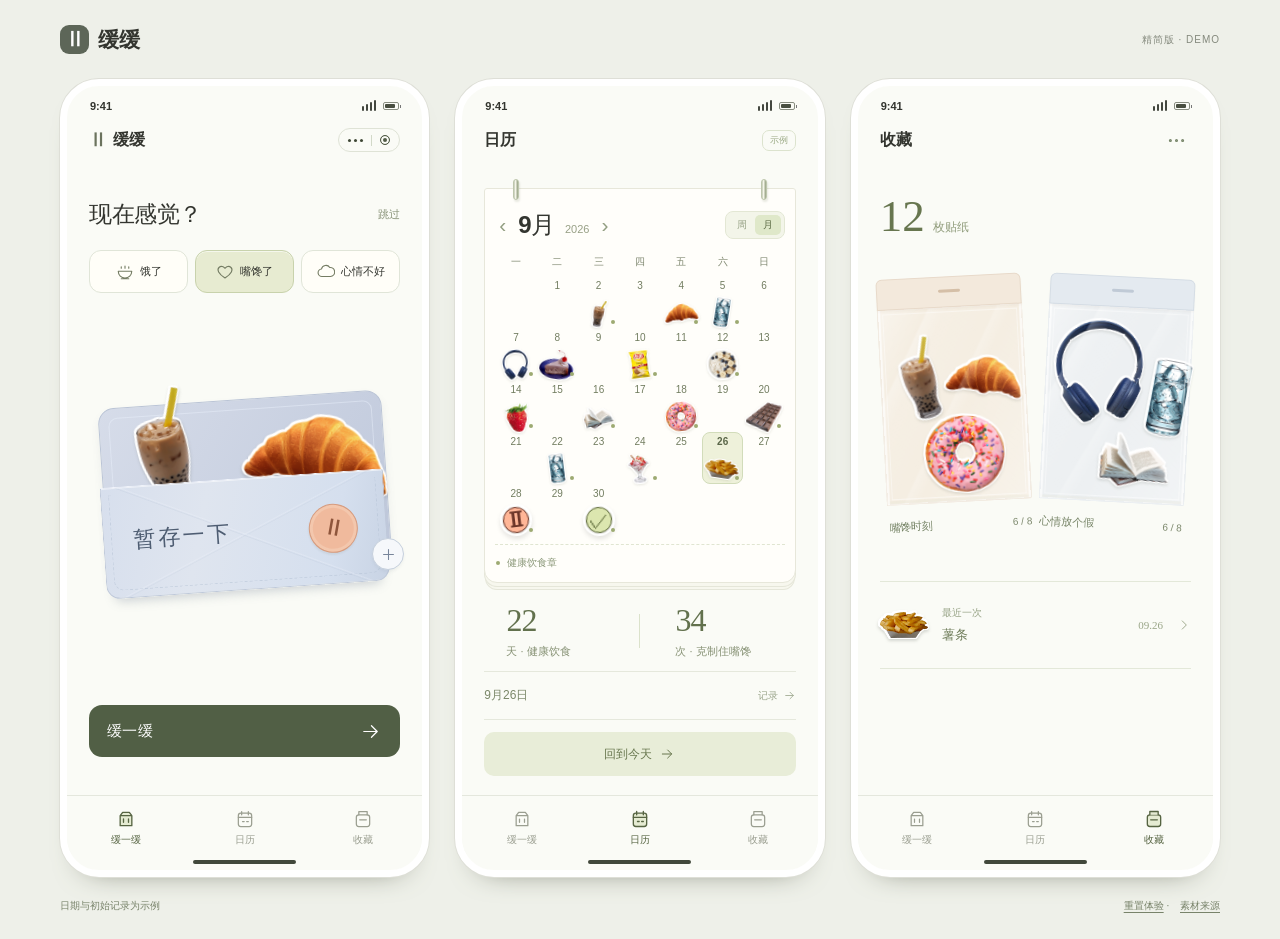
<file: demo-v5.html>
<!doctype html><html lang="zh-CN"><head><meta charset="utf-8"><meta name="viewport" content="width=device-width,initial-scale=1"><meta name="color-scheme" content="light"><title>缓缓 · 精简版</title><style>:root{--ink:#33352f;--muted:#777c70;--paper:#fafbf6;--line:#e4e7dd;--peach:#f3d6c4;--lime:#e8edc9}*{box-sizing:border-box}body{margin:0;background:#eef0e9;color:var(--ink);font:14px -apple-system,BlinkMacSystemFont,'PingFang SC','Microsoft Yahei',sans-serif;-webkit-font-smoothing:antialiased}button,input,textarea{font:inherit;color:inherit}button{border:0;background:none;cursor:pointer;touch-action:manipulation;-webkit-tap-highlight-color:transparent}button:disabled{cursor:default}button:focus-visible,a:focus-visible{outline:2px solid #808fa3;outline-offset:3px}a{color:inherit;text-decoration:none}[hidden]{display:none!important}.ico{width:21px;height:21px;fill:none;stroke:currentColor;stroke-width:1.5;stroke-linecap:round;stroke-linejoin:round;flex-shrink:0}.showcase-head{max-width:1210px;margin:auto;padding:27px 25px 0;display:flex;align-items:center;justify-content:space-between}.wordmark{display:flex;gap:9px;align-items:center;font-weight:650;font-size:21px}.wordmark>span{display:grid;place-items:center;width:29px;height:29px;background:#5d6658;color:white;font:700 20px Georgia;border-radius:9px}.wordmark small{font-size:11px;color:#858a7e;font-weight:400;margin-left:10px}.version-tag{font-size:10px;letter-spacing:1px;color:#858a7e}.showcase{max-width:1210px;margin:auto;padding:0 25px 26px}.intro{display:flex;align-items:end;justify-content:space-between;margin:28px 0 25px}.intro h1{font-size:28px;font-weight:550;letter-spacing:-1px;margin:0}.intro em{font-style:normal;color:#8b9382}.intro p{font-size:11px;color:#8b9382;margin:0}.phones{display:grid;grid-template-columns:repeat(3,minmax(0,1fr));gap:26px}.phone{height:866px;position:relative;display:flex;flex-direction:column;border:7px solid #fff;border-radius:39px;background:var(--paper);overflow:hidden;box-shadow:0 0 0 1px #dedfd7,0 16px 30px -25px #626754}.status{height:31px;display:flex;align-items:center;flex-shrink:0;gap:7px;padding:9px 23px 0;font-size:11px}.status>b{margin-right:auto}.signal{display:flex;gap:2px;align-items:end;height:10px}.signal i{width:2px;background:#43473f;border-radius:1px;height:5px}.signal i:nth-child(2){height:7px}.signal i:nth-child(3){height:9px}.signal i:nth-child(4){height:11px}.battery{width:16px;height:8px;border:1px solid #888d80;border-radius:2px;position:relative}.battery:before{content:'';position:absolute;inset:1px 3px 1px 1px;background:#484e40;border-radius:1px}.battery:after{content:'';position:absolute;right:-3px;top:2px;height:3px;width:1px;background:#777}.phone-scroll{padding:0 20px 13px;overflow-y:auto;flex:1;scrollbar-width:none}.phone-scroll::-webkit-scrollbar{display:none}.app-bar{display:flex;align-items:center;justify-content:space-between;height:46px}.app-bar>b{font-size:16px;font-weight:600;display:flex;gap:6px;align-items:center}.brand-pause{font-size:18px;font-family:Georgia;font-weight:700;color:#6b735e}.wechat-pill{height:24px;border:1px solid #dfe3d6;border-radius:18px;display:flex;gap:3px;align-items:center;padding:0 9px}.wechat-pill i{width:3px;height:3px;background:#3e4735;border-radius:50%}.wechat-pill em{height:11px;border-left:1px solid #d2d9c8;margin:0 5px}.wechat-pill>span{width:10px;height:10px;border-radius:50%;border:1px solid #515b46;box-shadow:inset 0 0 0 2px var(--paper);background:#515b46}.home-heading{display:flex;justify-content:space-between;align-items:center;padding:14px 1px 0}.home-heading p{margin:0 0 8px;font-size:11px;color:#818876;letter-spacing:.3px}.home-heading h2{margin:0;font-size:30px;letter-spacing:-1px;font-weight:550}.hand-note{font-size:13px;font-family:KaiTi,STKaiti,serif;transform:rotate(-8deg);color:#8c9273;line-height:1.6;margin-right:9px;margin-top:7px}.pocket-scene{height:264px;position:relative;margin:7px -1px 0;isolation:isolate}.scene-caption{position:absolute;top:3px;left:2px;font-size:11px;color:#878b7a}.pocket-back{position:absolute;width:269px;left:calc(50% - 134.5px);height:165px;top:61px;border-radius:16px 16px 8px 8px;background:linear-gradient(125deg,#d6dce9,#bfc8db);border:1px solid #bac4d6;box-shadow:0 5px 8px #56657717;transform:rotate(-4deg)}.fold-line{position:absolute;left:9px;right:9px;top:9px;bottom:9px;border:1px solid #eaf0fa77;border-radius:9px}.pocket-front{position:absolute;top:135px;left:calc(50% - 134.5px);height:106px;width:269px;z-index:5;border-radius:3px 3px 14px 14px;transform:rotate(-4deg);background:linear-gradient(104deg,#d7dfed 0%,#dfe5ef 35%,#d5dfee 80%,#c8d3e4 100%);border:1px solid #bfc9da;border-top-color:#f2f5fc;box-shadow:inset 0 1px 0 #fff9,0 11px 12px -9px #62718755;pointer-events:none}.pocket-front:before{content:'';position:absolute;inset:0;border-radius:inherit;background:linear-gradient(24deg,transparent 48.9%,#b4c1d536 49.3%,#f3f6fe44 50%,transparent 50.6%),linear-gradient(-24deg,transparent 48.9%,#b4c1d529 49.3%,#f3f6fe44 50%,transparent 50.6%)}.pocket-stitch{position:absolute;inset:7px;border:1px dashed #aebdd077;border-top:none;border-radius:0 0 10px 10px}.pocket-title{position:absolute;top:26px;left:19px;font-size:19px;font-family:KaiTi,STKaiti,'PingFang SC',serif;color:#4e5d72;letter-spacing:2px}.pocket-title small{display:block;font:8px -apple-system,sans-serif;letter-spacing:1px;color:#77849b;margin-top:7px}.pocket-number{position:absolute;bottom:12px;left:21px;font:9px Georgia,serif;letter-spacing:1px;color:#7b899e}.pocket-seal{position:absolute;right:22px;top:21px;background:#f0ba9d;color:#8e553b;width:49px;height:49px;display:grid;place-content:center;border-radius:50%;font-family:KaiTi,STKaiti,serif;font-size:14px;line-height:1.2;text-align:center;transform:rotate(14deg);border:1px solid #d69c7f;box-shadow:inset 0 0 0 3px #f3c7ad,0 2px 2px #4c4b3514}.sticker{display:inline-block;width:80px;height:80px;background-size:contain;background-repeat:no-repeat;background-position:center;vertical-align:middle;filter:drop-shadow(1.6px 0 #fff) drop-shadow(-1.6px 0 #fff) drop-shadow(0 1.6px #fff) drop-shadow(0 -1.6px #fff) drop-shadow(0 2px 1.5px #2c32262b)}.hero-food{position:absolute;z-index:4;padding:0;touch-action:none;cursor:grab;transition:filter .2s;transform-origin:50% 85%}.hero-food:hover{filter:brightness(1.06)}.hero-food:active{cursor:grabbing}.hero-food .sticker{width:100%;height:100%;pointer-events:none}.hero-tea{width:94px;height:136px;top:38px;left:43px;transform:rotate(-15deg)}.hero-bread{width:142px;height:86px;top:59px;right:15px;transform:rotate(9deg)}.thought-tag{position:absolute;left:142px;top:33px;padding:7px 9px;background:#fffaf0;border:1px solid #eae0cd;font-size:11px;transform:rotate(8deg);box-shadow:0 2px 3px #635c4520;color:#7b7159}.scene-hint{position:absolute;bottom:3px;left:9px;font-size:10px;color:#8c9180}.change-food{position:absolute;bottom:0;right:1px;font-size:10px;color:#637052;display:flex;align-items:center;gap:4px;padding:3px 0}.change-food .ico{width:15px;height:15px}.pocket-scene.is-storing .hero-food{pointer-events:none}.hero-food.storing{animation:into-pocket .52s ease-in forwards}.pocket-scene.is-storing .pocket-seal{animation:seal-pop .55s ease}.reminder-strip{margin:16px 0 18px;padding:12px 38px 12px 13px;width:100%;min-height:66px;background:#f1efd9;text-align:left;position:relative;border:1px solid #e9e7cc;box-shadow:1px 3px 6px #62694708;transform:rotate(-1deg);border-radius:2px}.reminder-strip .note-tag{font-size:10px;color:#9c946c;display:block;margin-bottom:5px}.reminder-strip #home-reminder{font-size:12px;color:#666347;display:-webkit-box;-webkit-line-clamp:2;-webkit-box-orient:vertical;overflow:hidden;line-height:1.5}.reminder-strip .ico{position:absolute;right:12px;top:26px;width:16px;color:#938969}.note-fold{position:absolute;right:-1px;bottom:-1px;width:12px;height:12px;background:linear-gradient(135deg,#e0dcbe 50%,var(--paper) 51%);border-top-left-radius:3px}.section-line{display:flex;justify-content:space-between;align-items:center;margin-bottom:12px}.section-line h3{font-size:12px;font-weight:550;margin:0}.section-line>span{font-size:10px;color:#929887}.mood-options{display:grid;grid-template-columns:repeat(3,1fr);gap:7px;margin-bottom:16px}.mood{display:flex;align-items:center;justify-content:center;gap:6px;font-size:11px;border:1px solid #e0e5d8;border-radius:12px;height:42px;white-space:nowrap;background:#fffef8}.mood .ico{width:18px;height:18px;stroke:#747c63}.mood.selected{background:#e7ebd1;border-color:#c8d2ac;box-shadow:inset 0 1px 0 #fff9}.primary{min-height:48px;width:100%;padding:13px 18px;background:#515f45;color:#fff;border-radius:13px;font-size:13px;display:flex;gap:10px;align-items:center;justify-content:center;font-weight:550;transition:background .2s,transform .2s}.primary:hover{background:#637154}.primary:active{transform:scale(.985)}.primary:disabled{opacity:.6}.start{justify-content:space-between;height:51px;font-size:15px;letter-spacing:.3px}.start .ico{width:23px;height:23px;stroke-width:1.3}.skip{display:block;font-size:10px;color:#8b907f;min-height:28px;margin:6px auto;padding:5px 10px}.home-progress{display:flex;align-items:center;gap:7px;font-size:10px;color:#8b917e;border-top:1px solid var(--line);width:100%;padding:10px 0 0;text-align:left}.home-progress .ico{width:14px;height:14px}.home-progress>span{flex:1}.home-progress b{font-weight:600;color:#677153}.bottom-nav{height:60px;display:flex;align-items:center;justify-content:space-around;flex-shrink:0;background:var(--paper);border-top:1px solid var(--line);padding-top:5px}.bottom-nav button{display:flex;align-items:center;justify-content:center;flex-direction:column;gap:4px;font-size:10px;color:#9a9e90;width:68px;height:48px;border-radius:14px}.bottom-nav svg{width:20px;height:20px;fill:none;stroke:currentColor;stroke-width:1.5;stroke-linecap:round;stroke-linejoin:round}.bottom-nav .active{color:#566442;font-weight:550}.bottom-nav .active svg{fill:#e5ebd2;stroke-width:1.6}.home-indicator{height:4px;width:103px;background:#41483b;border-radius:7px;margin:5px auto 6px;flex-shrink:0}.calendar-intro{display:flex;justify-content:space-between;align-items:center;margin:21px 0 25px}.eyebrow{font-size:13px;color:#777f69}.sample-tag{font-size:9px;color:#9caa86;padding:3px 7px;border:1px solid #dce3ce;border-radius:7px}.calendar-paper{background:#fffefa;position:relative;padding:20px 10px 12px;border:1px solid #e7e7da;border-radius:3px 3px 13px 13px;box-shadow:0 4px 0 -1px #f7f7ee,0 4px 0 #e5e6d9,0 8px 0 -2px #f7f7ee,0 8px 0 -1px #e5e6d9}.calendar-pin{position:absolute;top:-10px;width:6px;height:21px;background:linear-gradient(90deg,#bbc1ad,#f8f9ec 35%,#919c7d);border:1px solid #bdc6ac;border-radius:4px;box-shadow:1px 2px 2px #48552c20}.pin-left{left:28px}.pin-right{right:28px}.month-bar{display:flex;align-items:center;justify-content:space-between;padding-bottom:18px}.month-bar>div:first-child{display:flex;gap:8px;align-items:center}.month-bar b{font-size:24px;letter-spacing:-.8px;font-weight:550}.month-bar small{font-size:11px;color:#98a086;font-weight:400;letter-spacing:0;margin-left:5px}.month-bar>div>button{padding:0 4px;font-size:21px;color:#929e81}.calendar-toggle{display:flex;padding:3px;background:#f3f5e9;border:1px solid #e3e7d4;border-radius:8px}.calendar-toggle button{font-size:10px!important;padding:3px 8px!important;border-radius:5px;color:#96a185!important}.calendar-toggle .on{background:#dfe8c9;color:#5c6b44!important}.weekday-row,.calendar-grid{display:grid;grid-template-columns:repeat(7,minmax(0,1fr))}.weekday-row{text-align:center;font-size:10px;color:#7e876f;padding-bottom:7px}.cal-day{position:relative;height:52px;display:flex;justify-content:start;align-items:center;flex-direction:column;padding:3px 0 0;border:1px solid transparent;border-radius:8px;isolation:isolate}.cal-day .number{font-size:10px;color:#727d60;z-index:3}.cal-day.selected{background:#eef1da;border-color:#d2dcba}.cal-day.selected .number{color:#5b6749;font-weight:700}.cal-day.future .number{color:#c3c9b7}.day-sticker{width:34px;height:29px;position:absolute;top:21px;left:calc(50% - 17.5px);transform:rotate(-7deg);filter:drop-shadow(1px 0 #fff) drop-shadow(-1px 0 #fff) drop-shadow(0 1px #fff) drop-shadow(0 -1px #fff) drop-shadow(0 1.5px 1px #545e4324)}.cal-day:nth-child(3n) .day-sticker{transform:rotate(9deg)}.day-seal{position:absolute;right:3px;bottom:3px;width:4px;height:4px;border-radius:50%;background:#9daa72}.today-dot{position:absolute;bottom:8px;width:4px;height:4px;border-radius:50%;background:#c49770}.calendar-caption{display:flex;justify-content:space-between;align-items:center;font-size:9px;color:#7a846b;padding:12px 1px 0;margin-top:8px;border-top:1px dashed #e0e5d1}.calendar-caption i{display:inline-block;width:4px;height:4px;border-radius:50%;background:#9daa72;margin-right:4px;vertical-align:middle}.stats-row{display:flex;align-items:center;gap:18px;padding:24px 4px 18px;margin-bottom:8px}.stats-row>div{display:flex;flex-direction:column;gap:5px}.stats-row b{font:33px Georgia,serif;color:#677351;letter-spacing:-1px}.stats-row div span{font-size:10px;color:#879275}.stat-divider{height:35px;border-left:1px solid #dbe2cb}.round-stamp{margin-left:auto;width:59px;height:59px;display:grid;place-content:center;font:12px/1.4 KaiTi,STKaiti,serif;text-align:center;color:#91a06a;border:1.5px solid #a7b38c;border-radius:50%;outline:1px solid #bdc8a4;outline-offset:-5px;transform:rotate(-14deg)}.day-detail{border-top:1px solid var(--line);padding-top:15px}.day-detail-top{display:flex;justify-content:space-between;align-items:center;font-size:12px}.day-detail-top>span{font-size:10px;color:#7c856e}.day-story{display:flex;gap:13px;align-items:center;margin:10px 0 12px}.day-story>.sticker{width:44px;height:50px;flex-shrink:0}.day-story b{font-size:12px;font-weight:500;display:block;line-height:1.5}.day-story small{font-size:10px;display:block;color:#8e977e;line-height:1.6;margin-top:4px}.day-detail p{font-size:11px;line-height:1.7;color:#889179;margin:8px 0 12px}.stamp-button{display:flex;justify-content:center;align-items:center;gap:7px;width:100%;min-height:38px;border:1px solid #d6dfbe;background:#eef2df;border-radius:10px;color:#6b7b4d;font-size:11px}.stamp-button .ico{width:16px;height:16px}.stamp-button.done{border-style:dashed;background:#f5f7ea;color:#9dab80}.record-pill{display:flex;align-items:center;gap:6px;font-size:10px;margin:8px 0}.record-pill .sticker{width:25px;height:28px}.icon-button{display:grid;place-items:center;padding:6px;color:#7b8768}.icon-button .ico{width:21px;height:21px}.collection-heading{padding:20px 0 15px}.collection-heading h2{font-size:27px;letter-spacing:-1px;font-weight:550;margin:0}.collection-heading p{font-size:11px;line-height:1.6;color:#758066;margin:9px 0 0}.collection-heading strong{color:#63714f;font-weight:550}.memory-envelope{display:block;width:100%;height:235px;position:relative;margin:9px 0 23px;text-align:left}.memory-back{position:absolute;height:190px;inset:35px 0 auto;background:#e2e7cd;border:1px solid #d4ddbd;border-radius:8px;transform:rotate(2deg);box-shadow:0 4px 7px #5b66321a;z-index:0}.memory-back>span{position:absolute;bottom:9px;right:16px;font-size:9px;color:#9ba980;letter-spacing:.5px}.memory-sheet{position:absolute;top:5px;left:9px;right:9px;height:194px;padding:19px 15px 11px;background:#fffefa;border:1px solid #e9e8dc;box-shadow:0 5px 11px #4f56371b;transform:rotate(-3deg);z-index:1}.memory-sheet:before{content:'';position:absolute;left:-1px;right:-1px;bottom:-7px;height:9px;background:linear-gradient(135deg,#fffefa 5px,transparent 0) 0 0/10px 10px repeat-x,linear-gradient(225deg,#fffefa 5px,transparent 0) 0 0/10px 10px repeat-x;filter:drop-shadow(0 1px 0 #e6e4d8)}.memory-clip{position:absolute;right:37px;top:-1px;width:12px;height:38px;border:2px solid #b5baab;border-radius:8px;box-shadow:inset 1px 0 0 #fff,1px 1px 1px #53604422;z-index:3;transform:rotate(-3deg)}.memory-clip:after{content:'';position:absolute;left:3px;top:6px;width:4px;height:24px;border:1px solid #c2c7b9;border-radius:5px;border-bottom:0}.memory-top{display:flex;justify-content:space-between;align-items:center;border-bottom:1px dashed #d9dfc9;padding-bottom:11px}.memory-top b{font-size:13px;letter-spacing:1px;font-weight:550}.memory-top small{font-size:9px;font-family:Georgia,serif;color:#7b856c}.memory-content{display:flex;align-items:center;gap:8px;margin-top:9px;height:88px}.memory-art{width:70px;flex-shrink:0}.memory-art .sticker{width:68px;height:76px;transform:rotate(-9deg)}.memory-copy{flex:1;min-width:0}.memory-copy>b{font-size:12px;font-weight:550;display:block;line-height:1.55}.memory-copy>span{font-size:9px;color:#768163;display:block;margin-top:5px;line-height:1.5}.memory-copy em{display:inline-block;font-size:9px;font-style:normal;color:#7c8a5f;border:1px solid #cdd7b9;padding:3px 6px;margin-top:7px;border-radius:4px}.receipt-bottom{border-top:1px dashed #d9dfc9;padding-top:9px;font-size:9px;color:#7d866e;display:flex;align-items:center;justify-content:space-between}.receipt-bottom .ico{width:13px;height:13px}.collection-section-title{display:flex;justify-content:space-between;align-items:center;margin:0 0 16px}.collection-section-title h3{font-size:13px;font-weight:550;margin:0}.collection-section-title>span{font-size:10px;color:#7a8568}.pouch-grid{display:grid;grid-template-columns:1fr 1fr;gap:14px;margin-bottom:16px;padding:0 2px}.mini-pouch{height:181px;position:relative;display:block;width:100%;text-align:left;isolation:isolate;transform:rotate(-2deg);transition:transform .2s}.mini-pouch:hover{transform:rotate(0) translateY(-3px)}.pouch-blue{transform:rotate(2deg)}.pouch-tab{position:absolute;top:0;left:0;right:0;height:29px;background:#f6eadf;border:1px solid #e8daca;border-radius:6px 6px 1px 1px;display:flex;justify-content:center;align-items:center;font-size:9px;color:#886c58;z-index:3;box-shadow:0 2px 2px #8567420a}.pouch-tab:before{content:'';position:absolute;top:4px;left:calc(50% - 7px);height:2px;width:14px;background:#d5bfa7;border-radius:3px}.pouch-blue .pouch-tab{background:#e4eaf0;border-color:#d5dde5;color:#6b7c8d}.pouch-blue .pouch-tab:before{background:#c0cad6}.pouch-art{position:absolute;top:28px;left:0;right:0;height:121px;background:#f5eee2;border:1px solid #e6daca}.pouch-blue .pouch-art{background:#edf0f2;border-color:#d9e0e5}.pouch-art .sticker{position:absolute;filter:drop-shadow(1.5px 0 #fff) drop-shadow(-1.5px 0 #fff) drop-shadow(0 1.5px #fff) drop-shadow(0 -1.5px #fff) drop-shadow(0 2px 1px #38433020)}.bag-tea{height:77px;width:56px;left:10px;top:4px;transform:rotate(-15deg)}.bag-bread{height:46px;width:72px;right:0;top:17px;transform:rotate(10deg)}.bag-donut{height:57px;width:62px;right:26px;top:60px;transform:rotate(7deg)}.bag-headphones{height:76px;width:76px;left:3px;top:3px;transform:rotate(-8deg)}.bag-book{height:48px;width:68px;right:5px;top:66px;transform:rotate(10deg)}.bag-water{height:66px;width:32px;right:4px;top:10px;transform:rotate(8deg)}.pouch-window{position:absolute;top:29px;left:0;right:0;height:121px;background:linear-gradient(118deg,#fff6 0%,#fff0 20%,#fff4 21%,#fff1 28%,#fff0 48%,#fff3 49%,#fff0 55%,#fff4 98%);box-shadow:inset 2px 0 1px #fffa,inset -2px 0 1px #fffa,inset 0 -3px 0 #dadbc533;border:1px solid #fff7;pointer-events:none}.pouch-window:after{content:'';position:absolute;inset:4px;border:1px solid #fff6}.pouch-bottom{position:absolute;bottom:0;left:0;right:0;display:flex;justify-content:space-between;align-items:center;padding:9px 1px 2px;font-size:10px;color:#758365}.pouch-bottom b{font-weight:400;font-size:9px;color:#7c886c}.new-reward{display:flex;align-items:center;width:100%;gap:11px;padding:10px 0 16px;text-align:left}.new-reward>.sticker{height:37px;width:53px;transform:rotate(-8deg)}.reward-copy{flex:1}.reward-copy small{font-size:9px;color:#7c866b;display:block;margin-bottom:4px}.reward-copy b{font-size:11px;font-weight:500;color:#73825d}.new-reward .ico{width:18px;height:18px;color:#8e9d76}.setting-list{display:flex;gap:20px;padding:12px 0 2px;border-top:1px solid var(--line)}.setting-list button{display:flex;align-items:center;gap:6px;flex:1;font-size:10px;padding:0;color:#738163}.setting-list .ico{width:14px;height:14px}.setting-list button>span{flex:1;text-align:left}.setting-list button>.ico:last-child{width:10px;height:10px}.demo-footer{display:flex;justify-content:space-between;color:#78836a;font-size:10px;padding-top:23px}.demo-footer button,.demo-footer a{font-size:10px;padding:0;text-decoration:underline;text-underline-offset:3px;margin-left:8px}.toast{position:fixed;z-index:99;bottom:25px;left:50%;transform:translate(-50%,15px);max-width:90vw;width:max-content;background:#515f45;color:white;font-size:12px;padding:13px 21px;border-radius:24px;pointer-events:none;opacity:0;transition:.2s}.toast.visible{opacity:1;transform:translate(-50%,0)}
/* Full-screen flows use the same flat controls and photo stickers. */
.overlay{position:absolute;inset:29px 0 0;background:var(--paper);z-index:10;padding:4px 23px 30px;overflow-y:auto;scrollbar-width:none}.overlay-head{display:flex;align-items:center;justify-content:space-between;height:40px;font-size:11px;margin-bottom:20px}.back-button,.close-button{font-size:27px;line-height:30px;min-width:28px;font-weight:300}.flow-kicker{font-size:8px;letter-spacing:1.5px;color:#8d8b7e;margin:20px 0 10px}.flow-title{font-size:29px;font-weight:600;line-height:1.42;letter-spacing:-1px;margin:0 0 12px}.flow-subtitle{font-size:12px;color:#858174;line-height:1.85;margin:0 0 20px}.secondary{border:1px solid #e1dfd2;border-radius:12px;min-height:44px;display:block;width:100%;font-size:11px;margin:11px 0}.food-grid{display:grid;grid-template-columns:repeat(3,1fr);gap:9px;margin:20px 0}.food-option{display:flex;flex-direction:column;gap:8px;align-items:center;border:1px solid #e9e7dd;border-radius:12px;padding:12px 5px 9px;font-size:11px;background:#f7f6ef}.food-option .sticker{width:65px;height:69px}.food-option.chosen{border-color:#859164;background:#eef0dd}.optional-input{display:flex;gap:7px}.text-input{width:100%;min-width:0;background:#fff;border:1px solid #e3e1d6;border-radius:9px;padding:11px;font-size:11px}.photo-button{border:1px solid #e3e1d6;border-radius:9px;font-size:25px;padding:0 10px}.food-note{font-size:10px;line-height:1.8;color:#8b8169;margin:20px 0}.photo-preview{max-width:100%;height:70px;object-fit:contain;margin:10px auto;display:block;border-radius:8px}.meal-card{display:flex;align-items:center;gap:15px;margin:22px 0}.meal-card>.sticker{width:90px;height:90px;flex-shrink:0}.meal-card b{font-size:12px;font-weight:600}.meal-card p{font-size:11px;line-height:1.8;color:#888474;margin:7px 0}.mood-reasons{display:grid;grid-template-columns:1fr 1fr;gap:10px;margin:20px 0}.mood-reasons button{padding:12px 8px;border:1px solid #e8e4d8;border-radius:10px;font-size:12px}.mood-reasons .on{background:#ffdfd0;border-color:#ffdfd0}.mode-switch{display:flex;padding:3px;border-radius:10px;background:#ecece2;margin:20px 0 8px}.mode-switch button{flex:1;padding:8px;font-size:11px;border-radius:8px;color:#8c897a}.mode-switch .on{background:white;color:#313328}.play-area{height:270px;background:#ecefcf;border-radius:18px;position:relative;overflow:hidden;margin:12px 0}.play-caption{font-size:11px;position:absolute;left:18px;top:18px;color:#717759}.play-food{position:absolute;top:38px;left:calc(50% - 65px);width:130px;height:143px;z-index:4;touch-action:none;cursor:grab}.play-food .sticker{width:100%;height:100%;pointer-events:none}.play-food img{width:100%;height:100%;object-fit:contain;pointer-events:none}.paper-box{position:absolute;bottom:14px;left:calc(50% - 88px);width:176px;height:71px;background:#8b936b;color:#fff;font-size:11px;display:grid;place-items:center;border-radius:3px 3px 13px 13px;transform:rotate(-3deg);box-shadow:inset 0 7px 0 #5f6949}.play-tap-label{font-size:10px;text-align:center;color:#7d7f69;margin:16px 0}.play-food.thrown{animation:throw .7s ease-in forwards}.play-food.hit{animation:hit .22s ease-out}.play-food.smashed{animation:smash .5s ease-in forwards}.confetti{position:absolute;top:120px;left:50%;width:8px;height:11px;background:var(--c);animation:confetti .7s ease-out forwards;z-index:6}.breath-circle{width:176px;height:176px;border:1px solid #c3cc9f;border-radius:50%;display:grid;place-items:center;background:#edf0dc;margin:58px auto 48px;transition:transform 6s ease-in-out;box-shadow:0 0 0 16px #f6f6ec}.breath-circle.inhale{transform:scale(1.16);transition-duration:4s}.breath-circle .sticker{width:69px;height:69px}.breath-text{text-align:center;font-size:16px;margin-bottom:10px}.breath-count{text-align:center;font-size:10px;color:#92927f;margin-bottom:36px}.result-wrap{text-align:center;padding-top:16px}.result-sticker{width:106px;height:106px;transform:rotate(-9deg)}.result-wrap h2{font-size:26px;line-height:1.5;letter-spacing:-.8px;margin:24px 0 10px}.result-wrap p{font-size:12px;line-height:1.9;color:#817e6f}.ticket{margin:22px 0;background:#f2e6be;border-radius:12px;padding:15px;display:flex;align-items:center;text-align:left;justify-content:space-between}.ticket>span:first-child{font-size:12px}.ticket small{display:block;font-size:9px;margin-top:7px;color:#8f815e}.ticket .sticker{width:50px;height:50px}.outcome-buttons{margin-top:22px}.reminder-area{background:#f8f4e9;border:1px solid #e1dcc9;border-radius:12px;min-height:145px;width:100%;padding:16px;font-size:13px;line-height:1.9;resize:vertical;margin-top:8px}.field-caption{display:flex;justify-content:space-between;font-size:9px;color:#99917e;margin:8px 0 22px}.pack-sheet{display:grid;grid-template-columns:repeat(2,1fr);gap:13px;margin:25px 0}.pack-item{display:flex;flex-direction:column;align-items:center;padding:14px 6px;border:1px solid #e8e5d9;border-radius:14px;background:#f5f3e9}.pack-item .sticker{width:77px;height:79px;margin-bottom:9px}.pack-item>span:not(.sticker){font-size:11px}.pack-item .pack-label{font-size:8px!important;color:#928b77;margin-top:7px}.pack-item.locked .sticker{opacity:.25;filter:grayscale(1)}.glass-ball{border-radius:50%;width:267px;height:267px;border:2px solid #dedecb;background:#efefdF;position:relative;margin:34px auto;box-shadow:inset -8px -10px 0 #e2e4ce;overflow:hidden}.glass-ball .sticker{position:absolute;width:60px;height:68px;left:var(--x);top:var(--y);transform:rotate(var(--r))}.glass-ball.shaking{animation:shake .6s}.history-row{display:flex;align-items:center;gap:15px;padding:20px 0;border-bottom:1px solid #e6e3d6;font-size:12px}.history-row>.sticker{width:58px;height:63px;flex-shrink:0}.history-row small{display:block;margin-top:8px;color:#8b8674;font-size:10px}.sticker.pause,.sticker.check,.sticker.medal{background:none;border-radius:50%;background-color:#ffb697;color:#6c3528;display:inline-grid;place-items:center;font-family:serif;border:2px solid currentColor;outline:3px solid #fff;outline-offset:1px;filter:drop-shadow(0 3px 2px #0002)}.sticker.pause::before{content:'Ⅱ';font-size:27px;font-weight:700}.sticker.check{background-color:#dce6af;color:#596635}.sticker.check::before{content:'✓';font-size:30px}.sticker.medal{background-color:#f7dc8d;color:#80642b}.sticker.medal::before{content:'✳';font-size:32px}.day-sticker.pause::before,.day-sticker.check::before,.day-sticker.medal::before{font-size:20px}.day-sticker.pause,.day-sticker.check,.day-sticker.medal{width:26px;height:26px;left:calc(50% - 13px);top:22px;outline-width:1px;border-width:1px}
@keyframes throw{to{transform:translateY(132px) rotate(40deg) scale(.12);opacity:0}}@keyframes hit{30%{transform:rotate(-13deg) scale(.85)}70%{transform:rotate(9deg)}}@keyframes smash{to{transform:scale(.15) rotate(-25deg);opacity:0}}@keyframes confetti{to{transform:translate(var(--dx),var(--dy)) rotate(var(--dr));opacity:0}}@keyframes shake{20%{transform:rotate(9deg)}40%{transform:rotate(-9deg)}65%{transform:rotate(6deg)}85%{transform:rotate(-4deg)}}
/* Physical pocket, receipt and icons carry through the active flow. */
.overlay{background:var(--paper)}.overlay-head{color:#758264}.overlay-head .ico{width:18px;height:18px}.flow-title{color:#4c5940;font-weight:550}.flow-kicker{color:#7f8b6d}.flow-subtitle{color:#89937d}.mode-switch{background:#edf0e4}.mode-switch .on{color:#61734a}.play-area{background:#f1f3e9;height:285px}.play-area:before{content:'';position:absolute;bottom:26px;left:calc(50% - 100px);height:144px;width:200px;border-radius:13px;background:linear-gradient(110deg,#d5dfed,#b6c5dc);transform:rotate(-4deg);border:1px solid #bccbdc}.paper-box{width:200px;height:83px;left:calc(50% - 100px);bottom:23px;background:linear-gradient(100deg,#dee6f0,#c9d8e7);border:1px solid #c0cede;border-top-color:#fff;border-radius:0 0 12px 12px;box-shadow:0 5px 8px #63718524;z-index:5;color:#6c7e94;transform:rotate(-4deg)}.paper-box:after{content:'';position:absolute;inset:7px;border:1px dashed #aebed05e;border-top:0;border-radius:0 0 8px 8px}.play-food{height:143px;top:44px}.play-caption{color:#8d9980}.play-tap-label{color:#919c80}.ticket{background:#e7ecd7;border:1px solid #dce2cb;color:#778164}.result-wrap h2{color:#5d6a4c}.result-wrap p{color:#8e987e}.secondary{color:#8a957a;border-color:#dce2d2}.mood-reasons .on{background:#e5ecd6;border-color:#cedbb8}.food-option{background:#f5f6ec;border-color:#e1e5d4}.food-option.chosen{background:#e7ecd9;border-color:#9eaf87}.sticker.pause,.sticker.check,.sticker.medal{border-width:1px;outline-width:2px}.pack-item{background:#f2f4e8;border-color:#dfe5cf}.glass-ball{background:radial-gradient(circle at 30% 25%,#fff 1%,#fafbf5 30%,#f1f3e7 65%,#dfe5d4 100%);border:1px solid #dbe2ce;box-shadow:inset 3px 3px 12px #fff,inset -5px -6px 6px #c8d3b533,0 5px 8px #5d6f4520}.back-button,.close-button{display:grid;place-items:center;padding:6px}.record-detail-card{background:#fffef9;border:1px solid #e3e6d6;padding:18px;border-radius:10px;margin:20px 0}.record-detail-card .record-detail-top{display:flex;align-items:center;gap:18px}.record-detail-card .sticker{width:90px;height:95px;flex-shrink:0}.record-detail-card h3{font-size:18px;color:#66794f;font-weight:550}.record-detail-card dl{margin:20px 0 0}.record-detail-card dl>div{display:flex;justify-content:space-between;border-top:1px dashed #e4e9d9;padding:12px 0;font-size:12px}.record-detail-card dt{color:#9ca789}.record-detail-card dd{margin:0;text-align:right;color:#657550}.nav-label-hidden{display:none}
@keyframes into-pocket{to{transform:translateY(91px) rotate(0) scale(.7);opacity:0}}@keyframes seal-pop{60%{transform:rotate(14deg) scale(1.15)}}
@media(min-width:761px) and (max-width:1080px){.phones{gap:16px}.showcase{padding:0 15px 25px}.phone{border-width:5px}.phone-scroll{padding-left:14px;padding-right:14px}.pocket-back,.pocket-front{width:246px;left:calc(50% - 123px)}.hero-tea{left:22px}.hero-bread{right:2px;width:131px}.thought-tag{left:126px}.intro p{display:none}.mood{font-size:10px;gap:3px}.mood .ico{width:16px}.pouch-grid{gap:11px}.bag-bread{width:63px}.memory-sheet{left:6px;right:6px;padding:18px 10px 10px}.memory-content{gap:3px}.memory-art{width:58px}.memory-art .sticker{width:57px}.memory-copy>b{font-size:11px}.calendar-caption{font-size:7px}.stats-row{gap:12px}.round-stamp{width:50px;height:50px;font-size:11px}}
@media(max-width:760px){html,body{height:100%;background:var(--paper)}.showcase-head,.intro,.demo-footer{display:none}.showcase{padding:0;width:100%;height:100%}.phones{height:100%;display:block}.phone{display:none;height:100svh;max-width:480px;width:100%;border:0;border-radius:0;box-shadow:none;margin:auto}.phone.active-mobile{display:flex}.phone-scroll{padding:0 25px 16px}.status{padding:10px 27px 0;height:32px}.app-bar{height:46px}.home-heading{padding-top:16px}.home-heading h2{font-size:32px}.hand-note{font-size:15px}.pocket-scene{height:277px;margin-top:10px}.pocket-back{width:291px;left:calc(50% - 145.5px);height:171px;top:68px}.pocket-front{width:291px;left:calc(50% - 145.5px);top:147px;height:108px}.hero-tea{top:43px;left:40px;width:101px;height:146px}.hero-bread{top:68px;right:17px;width:153px;height:90px}.thought-tag{left:159px;top:35px}.scene-caption{font-size:12px}.scene-hint,.change-food{font-size:11px}.reminder-strip{margin-top:16px;margin-bottom:18px}.reminder-strip #home-reminder{font-size:13px}.section-line h3{font-size:13px}.mood{font-size:12px;height:43px}.home-progress{font-size:11px}.bottom-nav{height:62px}.home-indicator{margin-bottom:8px}.collection-heading h2{font-size:29px}.collection-heading p{font-size:12px}.memory-envelope{height:240px}.memory-sheet{height:203px}.memory-content{height:94px}.memory-copy>b{font-size:13px}.memory-copy>span,.memory-copy em{font-size:10px}.memory-art{width:77px}.memory-art .sticker{width:74px;height:83px}.memory-top b{font-size:14px}.memory-top small{font-size:10px}.memory-back{height:195px}.mini-pouch{height:199px}.pouch-art,.pouch-window{height:139px}.pouch-tab{font-size:10px}.bag-tea{height:88px;width:62px;left:9px;top:7px}.bag-bread{width:79px;height:55px;right:4px;top:16px}.bag-donut{width:68px;height:64px;right:30px;top:72px}.bag-headphones{width:85px;height:86px;left:6px;top:8px}.bag-water{height:71px;width:35px;right:6px;top:16px}.bag-book{height:56px;width:75px;right:8px;top:79px}.pouch-bottom{font-size:11px}.pouch-bottom b{font-size:10px}.reward-copy b{font-size:12px}.setting-list button{font-size:11px}.cal-day{height:61px}.day-sticker{width:39px;height:35px;left:calc(50% - 19.5px);top:23px}.calendar-caption{font-size:9px}.calendar-paper{padding:22px 11px 12px}.month-bar b{font-size:27px}.stats-row{padding-top:25px;gap:21px}.day-story>.sticker{width:49px;height:54px}.day-story b{font-size:13px}.day-story small{font-size:11px}.day-detail-top{font-size:13px}.stamp-button{min-height:40px;font-size:12px}.overlay{inset:30px 0 0;padding:5px 27px 32px}.flow-title{font-size:31px}.flow-subtitle{font-size:13px}.food-option .sticker{width:75px;height:79px}.toast{bottom:81px;font-size:11px;padding:12px 17px}}
@media(max-width:350px){.phone-scroll{padding-left:18px;padding-right:18px}.pocket-scene{height:258px}.pocket-back,.pocket-front{width:249px;left:calc(50% - 124.5px)}.pocket-back{height:157px;top:65px}.pocket-front{top:137px;height:100px}.hero-tea{left:25px;top:47px;width:88px;height:127px}.hero-bread{right:3px;top:62px;width:131px;height:86px}.thought-tag{left:130px}.scene-hint,.change-food{font-size:9px}.pocket-title{font-size:17px}.pocket-seal{right:18px}.mood{font-size:10px;gap:4px}.mood .ico{width:16px}.home-progress{font-size:10px}.calendar-caption{font-size:7px}.stats-row{gap:14px}.round-stamp{height:53px;width:53px;font-size:11px}.memory-sheet{left:6px;right:6px;padding:18px 10px 10px}.memory-art{width:60px}.memory-art .sticker{width:57px}.memory-copy>b{font-size:11px}.memory-copy>span,.memory-copy em{font-size:9px}.memory-top small{font-size:9px}.pouch-grid{gap:11px}.pouch-tab{font-size:8px}.bag-tea{width:50px;left:3px;height:80px}.bag-bread{width:66px;right:0}.bag-donut{right:20px}.bag-headphones{width:72px;left:1px}.bag-water{width:28px;right:1px}.bag-book{width:65px}.collection-heading h2{font-size:26px}.overlay{padding-left:20px;padding-right:20px}.flow-title{font-size:28px}.food-option .sticker{width:61px;height:65px}.glass-ball{width:260px;height:260px}}
@media(prefers-reduced-motion:reduce){*,*::before,*::after{animation-duration:.01ms!important;transition-duration:.01ms!important;scroll-behavior:auto!important}}

.sticker.tea{background-image:url("tea.png")}
.sticker.croissant{background-image:url("croissant.png")}
.sticker.chips{background-image:url("chips.png")}
.sticker.icecream{background-image:url("icecream.png")}
.sticker.donut{background-image:url("donut.png")}
.sticker.strawberry{background-image:url("strawberry.png")}
.sticker.chocolate{background-image:url("chocolate.png")}
.sticker.fries{background-image:url("fries.png")}
.sticker.cake{background-image:url("cake.png")}
.sticker.headphones{background-image:url("headphones.png")}
.sticker.book{background-image:url("book.png")}
.sticker.water{background-image:url("water.png")}
.sticker.meal{background-image:url("meal.png")}.memory-art .sticker.pause,.memory-art .sticker.check,.memory-art .sticker.medal{width:64px;height:64px;margin:3px}.new-reward>.sticker.pause,.new-reward>.sticker.check,.new-reward>.sticker.medal{width:36px;height:36px;margin-left:8px;margin-right:9px}.play-food>.sticker.pause,.play-food>.sticker.check,.play-food>.sticker.medal{width:112px;height:112px}
/* Keep the selected-day action fully above the navigation on desktop. */
@media(min-width:761px){.calendar-intro{margin-top:15px;margin-bottom:17px}.month-bar{padding-bottom:14px}.stats-row{padding-top:13px;padding-bottom:11px}.day-detail{padding-top:11px}.day-story{margin-bottom:8px}}
/* One focus per screen; details appear after a tap. */
.showcase-head{padding-top:25px;padding-bottom:25px}.showcase{padding-top:0}.phone{height:798px}.phone-scroll{padding-left:22px;padding-right:22px}.wordmark small,.intro{display:none}.state-heading{display:flex;align-items:center;justify-content:space-between;margin:36px 0 20px}.state-heading h2{font-size:23px;font-weight:550;letter-spacing:-.5px;margin:0}.state-heading>button{font-size:11px;color:#8a947a;padding:8px 0 8px 15px}.mood-options{margin:0}.mood{height:43px}.pocket-scene{height:305px;margin:40px -4px 0}.pocket-back{top:66px;height:176px;width:284px;left:calc(50% - 142px)}.pocket-front{top:145px;height:112px;width:284px;left:calc(50% - 142px)}.hero-tea{top:43px;left:42px;width:97px;height:142px}.hero-bread{top:73px;right:15px;width:148px;height:90px}.pocket-title{top:38px;left:29px;font-size:22px;letter-spacing:3px}.pocket-seal{top:31px;right:28px;font-family:Georgia,serif;font-weight:600;font-size:21px}.change-food{width:32px;height:32px;display:grid;place-items:center;border:1px solid #c6d0dd;border-radius:50%;background:#f6f8fb;right:0;bottom:68px;z-index:7;color:#78859a;box-shadow:0 2px 3px #60708312}.change-food .ico{height:17px;width:17px}.start{margin-top:25px;margin-bottom:25px;height:52px}.phone-scroll:has(.pocket-scene){display:flex;flex-direction:column}.phone-scroll:has(.pocket-scene)>.app-bar,.phone-scroll:has(.pocket-scene)>.state-heading,.phone-scroll:has(.pocket-scene)>.mood-options,.phone-scroll:has(.pocket-scene)>.pocket-scene,.phone-scroll:has(.pocket-scene)>.start{flex-shrink:0}.phone-scroll:has(.pocket-scene)>.start{margin-top:auto}.calendar-paper{margin-top:39px}.calendar-caption{justify-content:flex-start;font-size:10px;color:#8c997a;padding-top:11px}.stats-row{justify-content:center;gap:35px;margin:28px 0 17px;padding:0!important}.stats-row>div{min-width:98px}.stats-row b{font:32px Georgia,serif;color:#62714d}.stats-row div span{font-size:11px}.stat-divider{height:34px}.day-detail{border-top:0;padding-top:0!important}.day-expand{margin:0 0 18px;border-top:1px solid #e5e8dc;border-bottom:1px solid #e5e8dc}.day-expand summary{list-style:none;display:flex;align-items:center;justify-content:space-between;font-size:12px;min-height:47px;cursor:pointer}.day-expand summary::-webkit-details-marker{display:none}.day-expand summary b{font-weight:500;color:#7a8768}.day-expand summary span{display:flex;align-items:center;gap:5px;font-size:10px;color:#9ba68c}.day-expand summary .ico{width:13px;height:13px}.day-expand .day-story,.day-expand>p{margin:4px 0 15px}.stamp-button{min-height:44px;background:#e8edd8;color:#68774e;font-size:12px;border:0}.collection-total{display:flex;align-items:baseline;gap:8px;margin:31px 0 37px}.collection-total>b{font:45px Georgia,serif;color:#67764f;line-height:1}.collection-total>span{font-size:12px;color:#929e7e}.pouch-grid{gap:17px;padding:0 2px;margin-bottom:46px}.mini-pouch{height:259px;transform:rotate(-3deg)}.pouch-blue{transform:rotate(3deg)}.pouch-tab{height:31px;background:#f3e9dc}.pouch-tab:before{width:22px;height:3px;left:calc(50% - 11px);top:12px}.pouch-art,.pouch-window{top:30px;height:196px}.bag-tea{height:104px;width:64px;left:5px;top:16px}.bag-bread{width:78px;height:51px;right:0;top:44px}.bag-donut{width:79px;height:79px;right:24px;top:107px}.bag-headphones{width:101px;height:101px;left:3px;top:14px}.bag-water{width:36px;height:83px;right:2px;top:47px}.bag-book{width:83px;height:68px;right:9px;top:120px}.pouch-bottom{font-size:11px;padding-bottom:3px}.pouch-bottom b{font-size:10px}.recent-memory{width:100%;display:flex;align-items:center;gap:14px;padding:17px 0;border-top:1px solid #e3e8d9;border-bottom:1px solid #e3e8d9;text-align:left}.recent-memory>.sticker{width:48px;height:52px;flex-shrink:0}.recent-copy{flex:1}.recent-copy small{font-size:10px;color:#98a487;display:block;margin-bottom:6px}.recent-copy b{font-size:13px;font-weight:500;color:#6e7c59;display:block}.recent-memory time{font:11px Georgia,serif;color:#99a587}.recent-memory>.ico{width:14px;height:14px;color:#95a180}.recent-memory>.sticker.pause,.recent-memory>.sticker.check,.recent-memory>.sticker.medal{width:43px;height:43px;margin-right:5px}.more-menu{position:relative}.more-menu summary{list-style:none;width:30px;height:30px;display:grid;place-items:center;color:#778569;cursor:pointer}.more-menu summary::-webkit-details-marker{display:none}.menu-panel{position:absolute;z-index:9;right:0;top:38px;min-width:145px;background:#fffef9;border:1px solid #e0e6d5;border-radius:12px;box-shadow:0 8px 25px #4550331a;padding:6px}.menu-panel button{display:block;text-align:left;width:100%;padding:13px 16px;font-size:12px;color:#697855;border-radius:8px}.menu-panel button:hover{background:#eef2e2}.result-wrap{padding-top:70px}.result-wrap h2{font-size:27px;margin-top:27px}.reward-badge{display:inline-block;color:#8e9a76;background:#eff3e4;font-size:10px;padding:6px 11px;border-radius:12px}.outcome-buttons{margin-top:55px}.overlay-head{margin-bottom:33px}.flow-title{font-size:28px;line-height:1.4;margin-bottom:20px}.flow-subtitle{font-size:12px}.food-grid{margin:27px 0 22px;gap:12px}.food-option{padding-top:16px;padding-bottom:13px}.food-note{margin:23px 0;color:#87936f}.pack-sheet{margin-top:30px}.demo-footer{padding-top:22px}.toast{font-size:11px}
@media(min-width:761px) and (max-width:1080px){.phone-scroll{padding-left:16px;padding-right:16px}.pocket-back,.pocket-front{width:248px;left:calc(50% - 124px)}.hero-tea{left:28px;width:84px;height:127px;top:56px}.hero-bread{width:125px;right:2px}.pouch-grid{gap:13px}.bag-tea{width:54px;left:3px}.bag-bread{width:68px}.bag-donut{right:14px;width:72px}.bag-headphones{width:82px}.bag-water{width:29px}.bag-book{width:75px;right:4px}.pouch-bottom{font-size:10px}.stats-row{gap:23px}.calendar-caption{font-size:9px}}
@media(max-width:760px){.phone{height:100svh}.phone-scroll{padding-left:26px;padding-right:26px}.state-heading{margin-top:35px;margin-bottom:23px}.state-heading h2{font-size:25px}.state-heading>button{font-size:12px}.pocket-scene{height:310px;margin-top:43px}.pocket-back,.pocket-front{width:295px;left:calc(50% - 147.5px)}.pocket-back{height:182px;top:67px}.pocket-front{height:116px;top:149px}.hero-tea{left:40px;top:42px;width:103px;height:151px}.hero-bread{right:13px;top:76px;width:155px;height:94px}.pocket-title{font-size:24px;top:40px}.change-food{right:0;bottom:68px;width:35px;height:35px}.start{margin-bottom:29px;min-height:54px}.calendar-paper{margin-top:38px}.cal-day{height:55px}.day-sticker{top:20px;width:36px;height:32px;left:calc(50% - 18px)}.stats-row{margin-top:29px;gap:39px}.stats-row b{font-size:34px}.stats-row div span{font-size:11px}.day-expand summary{min-height:49px}.collection-total{margin:34px 0 43px}.collection-total>b{font-size:49px}.pouch-grid{gap:18px;margin-bottom:51px}.mini-pouch{height:278px}.pouch-art,.pouch-window{height:215px}.bag-tea{height:114px;width:70px;left:5px;top:20px}.bag-bread{width:86px;height:57px;right:0;top:52px}.bag-donut{height:85px;width:85px;right:25px;top:117px}.bag-headphones{height:110px;width:110px;left:3px;top:19px}.bag-water{height:91px;width:39px;right:1px;top:58px}.bag-book{height:77px;width:93px;right:7px;top:133px}.pouch-bottom{font-size:12px}.recent-memory{padding-top:18px;padding-bottom:18px}.recent-copy b{font-size:14px}.result-wrap{padding-top:56px}.flow-title{font-size:30px}.overlay-head{margin-bottom:37px}}
@media(max-width:350px){.phone-scroll{padding-left:20px;padding-right:20px}.state-heading{margin-top:23px;margin-bottom:18px}.pocket-scene{margin-top:30px;height:286px}.pocket-back,.pocket-front{width:248px;left:calc(50% - 124px)}.pocket-back{height:169px;top:62px}.pocket-front{height:106px;top:140px}.hero-tea{left:21px;width:91px;height:136px;top:45px}.hero-bread{width:129px;right:0;top:73px;height:81px}.pocket-title{font-size:21px;left:24px;top:37px}.pocket-seal{right:24px;top:29px;width:43px;height:43px}.change-food{bottom:65px;right:-4px;width:30px;height:30px}.start{margin-bottom:22px}.mood{font-size:11px;gap:4px}.calendar-paper{margin-top:29px;padding-left:8px;padding-right:8px}.calendar-caption{font-size:9px}.stats-row{gap:22px}.stats-row div span{font-size:10px}.collection-total{margin-top:28px;margin-bottom:34px}.pouch-grid{gap:13px;margin-bottom:39px}.mini-pouch{height:246px}.pouch-art,.pouch-window{height:184px}.bag-tea{height:99px;width:57px;left:2px;top:17px}.bag-bread{width:69px;height:47px;top:39px;right:0}.bag-donut{width:73px;height:72px;right:18px;top:101px}.bag-headphones{width:89px;height:89px;left:0;top:15px}.bag-water{width:30px;height:76px;right:0;top:48px}.bag-book{width:75px;height:65px;right:4px;top:110px}.pouch-bottom{font-size:10px}.pouch-bottom b{font-size:9px}.result-wrap{padding-top:35px}}
@media(min-width:761px){.calendar-paper{margin-top:25px}.stats-row{margin-top:19px;margin-bottom:12px}.day-expand{margin-bottom:12px}}
</style></head><body><header class="showcase-head"><a class="wordmark" href="#"><span>Ⅱ</span> 缓缓</a><span class="version-tag">精简版 · DEMO</span></header><main class="showcase"><div class="phones"><section class="phone active-mobile" id="phone-home" aria-label="缓一缓首页"><div class="status"><b>9:41</b><span class="signal"><i></i><i></i><i></i><i></i></span><span class="battery"></span></div><div class="phone-scroll"><div class="app-bar"><b><span class="brand-pause">Ⅱ</span>缓缓</b><span class="wechat-pill"><i></i><i></i><i></i><em></em><span></span></span></div><div class="state-heading"><h2>现在感觉？</h2><button id="skip-state">跳过</button></div><div class="mood-options" aria-label="选择当前状态"><button class="mood " data-mood="hungry" aria-pressed="false"><svg class="ico " viewBox="0 0 24 24" aria-hidden="true"><path d="M3 11h18c0 5-4 9-9 9s-9-4-9-9Zm4-6v2m5-3v3m5-2v2M7 21h10"/></svg>饿了</button><button class="mood selected" data-mood="craving" aria-pressed="true"><svg class="ico " viewBox="0 0 24 24" aria-hidden="true"><path d="M12 20C3 14 1 9 4 6s6-1 8 1c2-2 5-4 8-1s1 8-8 14Z"/></svg>嘴馋了</button><button class="mood " data-mood="emotion" aria-pressed="false"><svg class="ico " viewBox="0 0 24 24" aria-hidden="true"><path d="M7 18a5 5 0 0 1-1-10 6 6 0 0 1 11-2 6 6 0 0 1 1 12H7Z"/></svg>心情不好</button></div><div class="pocket-scene"><div class="pocket-back"><span class="fold-line"></span></div><button class="hero-food hero-tea" data-quick="tea" aria-label="把奶茶放进暂存袋"><span class="sticker tea " aria-hidden="true"></span></button><button class="hero-food hero-bread" data-quick="croissant" aria-label="把牛角面包放进暂存袋"><span class="sticker croissant " aria-hidden="true"></span></button><div class="pocket-front"><span class="pocket-stitch"></span><span class="pocket-title">暂存一下</span><span class="pocket-seal">Ⅱ</span></div><button id="pick-food" class="change-food" aria-label="更换食物"><svg class="ico" viewBox="0 0 24 24" aria-hidden="true"><path d="M12 5v14M5 12h14"/></svg></button></div>
<button class="primary start" id="start"><span>缓一缓</span><svg class="ico" viewBox="0 0 24 24" aria-hidden="true"><path d="M5 12h14m-6-6 6 6-6 6"/></svg></button></div><nav class="bottom-nav" aria-label="主导航" data-current="home"></nav><div class="home-indicator"></div><div class="overlay" id="flow-overlay" hidden></div></section><section class="phone " id="phone-calendar" aria-label="记录日历"><div class="status"><b>9:41</b><span class="signal"><i></i><i></i><i></i><i></i></span><span class="battery"></span></div><div class="phone-scroll"><div class="app-bar"><b>日历</b><span class="sample-tag">示例</span></div><div class="calendar-paper"><span class="calendar-pin pin-left"></span><span class="calendar-pin pin-right"></span><div class="month-bar"><div><button id="prev-month" aria-label="上个月">‹</button><b id="month-title">9月 <small>2026</small></b><button id="next-month" aria-label="下个月">›</button></div><div class="calendar-toggle"><button data-calendar="week" aria-pressed="false">周</button><button data-calendar="month" class="on" aria-pressed="true">月</button></div></div><div class="weekday-row"><span>一</span><span>二</span><span>三</span><span>四</span><span>五</span><span>六</span><span>日</span></div><div class="calendar-grid" id="calendar-grid"></div><div class="calendar-caption"><span><i></i> 健康饮食章</span></div></div>
<div class="stats-row"><div><b id="days-count">22</b><span>天 · 健康饮食</span></div><span class="stat-divider"></span><div><b id="restraint-count">34</b><span>次 · 克制住嘴馋</span></div></div><div class="day-detail" id="day-detail"></div></div><nav class="bottom-nav" aria-label="主导航" data-current="calendar"></nav><div class="home-indicator"></div></section><section class="phone " id="phone-collection" aria-label="我的贴纸收藏"><div class="status"><b>9:41</b><span class="signal"><i></i><i></i><i></i><i></i></span><span class="battery"></span></div><div class="phone-scroll"><div class="app-bar"><b>收藏</b><details class="more-menu" id="more-menu"><summary aria-label="更多选项"><svg class="ico" viewBox="0 0 24 24" aria-hidden="true"><circle cx="5" cy="12" r="1"/><circle cx="12" cy="12" r="1"/><circle cx="19" cy="12" r="1"/></svg></summary><div class="menu-panel"><button id="edit-reminder">我的提醒</button><button id="open-history">全部记录</button><button id="open-ball">贴纸球</button></div></details></div><div class="collection-total"><b id="collection-count">12</b><span>枚贴纸</span></div><div class="pouch-grid"><button class="mini-pouch pouch-peach" data-pack="cravings" aria-label="打开嘴馋时刻收藏"><span class="pouch-tab"></span><span class="pouch-art"><span class="sticker tea bag-tea" aria-hidden="true"></span><span class="sticker croissant bag-bread" aria-hidden="true"></span><span class="sticker donut bag-donut" aria-hidden="true"></span></span><span class="pouch-window"></span><span class="pouch-bottom"><span>嘴馋时刻</span><b data-pack-count="cravings">6 / 8</b></span></button><button class="mini-pouch pouch-blue" data-pack="care" aria-label="打开放松一下收藏"><span class="pouch-tab"></span><span class="pouch-art"><span class="sticker headphones bag-headphones" aria-hidden="true"></span><span class="sticker book bag-book" aria-hidden="true"></span><span class="sticker water bag-water" aria-hidden="true"></span></span><span class="pouch-window"></span><span class="pouch-bottom"><span>心情放个假</span><b data-pack-count="care">6 / 8</b></span></button></div>
<button class="recent-memory" id="open-latest" aria-label="查看最近记录"><span class="sticker fries memory-photo" aria-hidden="true"></span><span class="recent-copy"><small>最近一次</small><b id="memory-food">薯条</b></span><time id="memory-date">09.26</time><svg class="ico" viewBox="0 0 24 24" aria-hidden="true"><path d="m9 5 7 7-7 7"/></svg></button></div><nav class="bottom-nav" aria-label="主导航" data-current="collection"></nav><div class="home-indicator"></div><div class="overlay" id="collection-overlay" hidden></div></section></div><footer class="demo-footer"><span>日期与初始记录为示例</span><span><button id="reset-demo">重置体验</button> · <a href="#credits" onclick="event.preventDefault();document.getElementById('credits-dialog').showModal()">素材来源</a></span></footer></main><div class="toast" id="toast" role="status" aria-live="polite"></div><script>(() => {
  'use strict';
  const $ = (s, root = document) => root.querySelector(s);
  const $$ = (s, root = document) => Array.from(root.querySelectorAll(s));
  const esc = s => String(s).replace(/[&<>"']/g, c => ({'&':'&amp;','<':'&lt;','>':'&gt;','"':'&quot;',"'":'&#39;'}[c]));
  const KEY = 'huanhuan-sticker-demo-v5';
  const base = {version:5, reminder:'给自己一分钟，再决定吃不吃。', stamped:false, entries:[], rewards:0};
  let state = {...base, entries:[]};
  try { const saved = JSON.parse(localStorage.getItem(KEY)); if (saved?.version === 5 && Array.isArray(saved.entries)) state = {...base,...saved}; } catch (_) {}
  let mood='craving', selectedFood='奶茶', foodClass='tea', photoURL=null, session=null, mode='throw', hitCount=0, busy=false;
  let month=8, year=2026, calendarView='month', selectedDay=26, timerIds=[], toastTimer;
  const overlay = $('#flow-overlay');
  const collectionOverlay = $('#collection-overlay');
  const save = () => { try { localStorage.setItem(KEY,JSON.stringify(state)); } catch (_) {} };
  const later = (fn, time) => { const id=setTimeout(fn,time); timerIds.push(id); return id; };
  const clearTimers = () => { timerIds.forEach(clearTimeout); timerIds=[]; };
  const sticker = (name, cls='') => `<span class="sticker ${name} ${cls}" aria-hidden="true"></span>`;
  function toast(message) { clearTimeout(toastTimer); $('#toast').textContent=message; $('#toast').classList.add('visible'); toastTimer=setTimeout(()=>$('#toast').classList.remove('visible'),2800); }
  const icons = {
    home:'<path d="M5 8h14v12H5Z M5 8l3-4h8l3 4M9 12v4m6-4v4"/>',
    calendar:'<rect x="4" y="5" width="16" height="16" rx="3"/><path d="M8 3v4m8-4v4M4 10h16m-11 5h2m3 0h2"/>',
    collection:'<rect x="4" y="7" width="16" height="14" rx="3"/><path d="M7 7V3h10v4m-9 6h8"/>',
    arrow:'<path d="M5 12h14m-6-6 6 6-6 6"/>',
    up:'<path d="M6 18 18 6M6 6h12v12"/>',
    check:'<path d="m5 12 4 4 10-10"/>',
    close:'<path d="m6 6 12 12M6 18 18 6"/>',
    back:'<path d="m15 5-7 7 7 7"/>'
  };
  const icon=name=>`<svg class="ico" viewBox="0 0 24 24" aria-hidden="true">${icons[name]||icons.arrow}</svg>`;
  const navLabels = {home:'缓一缓',calendar:'日历',collection:'收藏'};
  $$('.bottom-nav').forEach(nav => {
    nav.innerHTML=Object.keys(navLabels).map(key=>`<button data-nav="${key}" class="${nav.dataset.current===key?'active':''}" ${nav.dataset.current===key?'aria-current="page"':''}><svg viewBox="0 0 24 24" aria-hidden="true">${icons[key]}</svg>${navLabels[key]}</button>`).join('');
    $$('[data-nav]',nav).forEach(button=>button.addEventListener('click',()=>navigate(button.dataset.nav)));
  });
  function navigate(target) {
    $$('.phone').forEach(el=>el.classList.toggle('active-mobile',el.id===`phone-${target}`));
    const phone=$(`#phone-${target}`);
    if (matchMedia('(max-width:760px)').matches) phone.scrollIntoView({behavior:matchMedia('(prefers-reduced-motion:reduce)').matches?'auto':'smooth',block:'start'});
    else { phone.animate([{boxShadow:'0 0 0 2px #d1a894'},{boxShadow:'0 0 0 1px #dfded5'}],{duration:800}); }
  }
  function setMood(value) {
    mood=value;
    $$('.mood').forEach(button=>{const on=button.dataset.mood===value;button.classList.toggle('selected',on);button.setAttribute('aria-pressed',on);});
    $('#start').innerHTML=`<span>${value==='hungry'?'去吃点东西':value==='emotion'?'陪我一会儿':'缓一缓'}</span>${icon('arrow')}`;
  }
  $$('.mood').forEach(button=>button.addEventListener('click',()=>setMood(button.dataset.mood)));
  function overlayHeader(title, back='home') { return `<div class="overlay-head"><button class="back-button" data-back="${back}" aria-label="返回">${icon('back')}</button><span>${title}</span><button class="close-button" data-close aria-label="关闭">${icon('close')}</button></div>`; }
  function showFlow(html) {
    clearTimers(); busy=false; overlay.hidden=false; overlay.innerHTML=html; overlay.scrollTop=0;
    $('[data-close]',overlay)?.addEventListener('click',closeFlow);
    $('[data-back]',overlay)?.addEventListener('click',()=>{const back=$('[data-back]',overlay).dataset.back;if(back==='pick')showPick();else if(back==='emotion')showEmotion();else closeFlow();});
  }
  function closeFlow() { clearTimers(); overlay.hidden=true; overlay.innerHTML=''; busy=false; }
  function startSession(skip=false) {
    session={id:Date.now().toString(36)+Math.random().toString(36).slice(2,7),rewarded:false,mood:skip?'unknown':mood,reason:'',method:'throw'};
    selectedFood='想吃的念头';foodClass='pause';if(photoURL){URL.revokeObjectURL(photoURL);photoURL=null;}
    if (!skip && mood==='hungry') showHungry(); else if (!skip && mood==='emotion') showEmotion(); else showPick();
  }
  $('#start').addEventListener('click',()=>startSession());
  $('#skip-state').addEventListener('click',()=>startSession(true));
  $('#pick-food').addEventListener('click',()=>startSession(true));
  let storing=false;
  function storeQuick(button){
    if(storing)return;storing=true;
    button.classList.add('storing');$('.pocket-scene').classList.add('is-storing');
    const selected=button.dataset.quick;
    setTimeout(()=>{
      button.classList.remove('storing');$('.pocket-scene').classList.remove('is-storing');storing=false;
      startSession(true);foodClass=selected;selectedFood={tea:'奶茶',croissant:'牛角面包'}[selected];session.method='throw';showResult();
    },matchMedia('(prefers-reduced-motion:reduce)').matches?40:570);
  }
  $$('[data-quick]').forEach(button=>{
    let origin=null,moved=false;
    button.addEventListener('pointerdown',e=>{if(storing)return;origin={x:e.clientX,y:e.clientY};moved=false;button.setPointerCapture(e.pointerId);});
    button.addEventListener('pointermove',e=>{if(!origin||storing)return;const dx=e.clientX-origin.x,dy=e.clientY-origin.y;if(Math.hypot(dx,dy)>8)moved=true;button.style.translate=`${Math.max(-38,Math.min(38,dx))}px ${Math.max(-20,Math.min(70,dy))}px`;});
    button.addEventListener('pointerup',e=>{if(!origin)return;const dy=e.clientY-origin.y;origin=null;button.style.translate='';if(!moved||dy>28)storeQuick(button);});
    button.addEventListener('pointercancel',()=>{origin=null;button.style.translate='';});
    button.addEventListener('click',e=>{if(e.detail===0)storeQuick(button);});
  });
  function showHungry() {
    showFlow(overlayHeader('听听身体的声音')+`<h2 class="flow-title">饿了，就吃饭。</h2><p class="flow-subtitle">不用硬忍，先照顾饥饿感。</p><div class="meal-card">${sticker('meal')}<div><b>到饭点，吃正餐</b><p>选喜欢、适合自己的食物。</p></div></div><div class="meal-card">${sticker('strawberry')}<div><b>还没到饭点，可以加餐</b><p>看看手边有什么。</p></div></div><button class="primary" id="meal-done">去吃点东西</button><button class="secondary" id="change-mood">重新选状态</button>`);
    $('#meal-done').addEventListener('click',()=>{closeFlow();toast('去好好吃饭吧，缓缓在这里。');});
    $('#change-mood').addEventListener('click',closeFlow);
  }
  function showEmotion() {
    showFlow(overlayHeader('心情')+`<h2 class="flow-title">怎么了？</h2><div style="text-align:center;margin:12px 0">${sticker('pause','result-sticker')}</div><div class="mood-reasons" role="group" aria-label="当前心情"><button class="on" aria-pressed="true">压力有点大</button><button aria-pressed="false">有点无聊</button><button aria-pressed="false">累了</button><button aria-pressed="false">说不清</button></div><button class="primary" id="try-breathe">跟着呼吸</button><button class="secondary" id="try-play">玩一下贴纸</button>`);
    session.reason=session.reason||'压力有点大';
    $$('.mood-reasons button').forEach(button=>button.addEventListener('click',()=>{session.reason=button.textContent;$$('.mood-reasons button').forEach(b=>{b.classList.toggle('on',b===button);b.setAttribute('aria-pressed',b===button);});}));
    $('#try-breathe').addEventListener('click',showBreathe);$('#try-play').addEventListener('click',showPick);
  }
  function showPick() {
    showFlow(overlayHeader('缓一缓')+`<h2 class="flow-title">想吃什么？</h2><div class="food-grid">${[['奶茶','tea'],['薯片','chips'],['蛋糕','cake'],['薯条','fries'],['巧克力','chocolate'],['冰淇淋','icecream']].map(([food,art])=>`<button class="food-option ${selectedFood===food?'chosen':''}" data-food="${food}" data-sticker="${art}" aria-pressed="${selectedFood===food}">${sticker(art)}${food}</button>`).join('')}</div><div class="optional-input"><input id="custom-food" class="text-input" aria-label="其他想吃的食物" maxlength="24" placeholder="其他食物…"><button id="upload-photo" class="photo-button" aria-label="上传食物照片">▧</button><input id="food-photo" type="file" accept="image/*" hidden></div><div id="upload-preview"></div><p class="food-note">${esc(state.reminder)}</p><button class="primary" id="begin-play">开始 ${icon('arrow')}</button><button class="skip" id="no-food">跳过选择</button>`);
    $$('.food-option',overlay).forEach(button=>button.addEventListener('click',()=>{
      selectedFood=button.dataset.food;foodClass=button.dataset.sticker;
      if(photoURL){URL.revokeObjectURL(photoURL);photoURL=null;$('#upload-preview').innerHTML='';}
      $('#custom-food').value='';$$('.food-option',overlay).forEach(b=>{b.classList.toggle('chosen',b===button);b.setAttribute('aria-pressed',b===button);});
    }));
    $('#upload-photo').addEventListener('click',()=>$('#food-photo').click());
    $('#food-photo').addEventListener('change',event=>{
      const file=event.target.files[0];if(!file)return;
      if(!file.type.startsWith('image/')||file.size>10*1024*1024){toast('请选择 10 MB 以内的图片');return;}
      if(photoURL)URL.revokeObjectURL(photoURL);photoURL=URL.createObjectURL(file);selectedFood='想吃的东西';
      $('#upload-preview').innerHTML=`<img class="photo-preview" src="${photoURL}" alt="刚上传的食物照片">`;
      $$('.food-option',overlay).forEach(b=>{b.classList.remove('chosen');b.setAttribute('aria-pressed','false');});
    });
    $('#begin-play').addEventListener('click',()=>{const custom=$('#custom-food').value.trim();if(custom){selectedFood=custom;if(!photoURL)foodClass='pause';}showPlay();});
    $('#no-food').addEventListener('click',()=>{selectedFood='想吃的念头';foodClass='pause';if(photoURL){URL.revokeObjectURL(photoURL);photoURL=null;}showPlay();});
  }
  function showPlay() {
    hitCount=0;busy=false;
    showFlow(overlayHeader('互动','pick')+`<h2 class="flow-title">${mode==='throw'?'收起来。':'砸一下。'}</h2><div class="mode-switch" aria-label="互动方式"><button data-mode="throw" class="${mode==='throw'?'on':''}" aria-pressed="${mode==='throw'}">收进袋子</button><button data-mode="smash" class="${mode==='smash'?'on':''}" aria-pressed="${mode==='smash'}">咔嚓砸碎</button></div><div class="play-area" id="play-area"><span class="play-caption">${esc(selectedFood)}</span><button class="play-food" id="play-food" aria-label="${mode==='throw'?'把贴纸放进暂存袋':'点击砸碎贴纸'}">${photoURL?`<img src="${photoURL}" alt="上传的食物">`:sticker(foodClass)}</button><div class="paper-box">${mode==='throw'?'念 头 暂 存 袋':'小 小 碎 纸 盒'}</div></div><p class="play-tap-label" id="play-hint">${mode==='throw'?'往下拖，或点一下':'点一下贴纸，咔嚓一下 · 0 / 3'}</p><button class="primary" id="play-action">${mode==='throw'?'放进暂存袋 ↘':'砸一下 · 还剩 3 下'}</button><button class="secondary" id="other-way">换成呼吸</button>`);
    $$('[data-mode]',overlay).forEach(b=>b.addEventListener('click',()=>{if(busy)return;mode=b.dataset.mode;showPlay();}));
    $('#other-way').addEventListener('click',showBreathe);$('#play-action').addEventListener('click',playAction);
    const item=$('#play-food');let start=null,moved=false;
    item.addEventListener('pointerdown',event=>{if(busy)return;start={x:event.clientX,y:event.clientY};moved=false;item.setPointerCapture(event.pointerId);});
    item.addEventListener('pointermove',event=>{if(!start||mode!=='throw'||busy)return;const dx=event.clientX-start.x,dy=event.clientY-start.y;if(Math.hypot(dx,dy)>8)moved=true;item.style.transform=`translate(${Math.max(-70,Math.min(70,dx))}px,${Math.max(-25,Math.min(110,dy))}px) rotate(${dx/7}deg)`;});
    item.addEventListener('pointerup',event=>{if(!start||busy)return;const distance=event.clientY-start.y;const didMove=moved;start=null;item.style.transform='';if(mode==='throw'&&didMove&&distance>45)playAction();else if(!didMove)playAction();});
    item.addEventListener('pointercancel',()=>{start=null;item.style.transform='';});
    item.addEventListener('click',event=>{if(event.detail===0)playAction();});
  }
  function confetti() {
    const area=$('#play-area');if(!area)return;
    for(let i=0;i<18;i++){const part=document.createElement('i');part.className='confetti';part.style.cssText=`--c:${['#d8b7aa','#d9c483','#c4d2b1','#a8c7d1'][i%4]};--dx:${Math.cos(i*1.6)*100}px;--dy:${Math.sin(i*1.6)*65+75}px;--dr:${i*71}deg`;area.appendChild(part);}
  }
  function playAction() {
    if(busy||!$('#play-food'))return;
    const item=$('#play-food');session.method=mode;
    if(mode==='throw'){
      busy=true;item.classList.add('thrown');$('#play-action').disabled=true;$('#play-action').textContent='好，先放在这里。';later(()=>showResult(),760);
    }else{
      hitCount++;item.classList.remove('hit');void item.offsetWidth;item.classList.add('hit');$('#play-hint').textContent=`咔嚓一下 · ${hitCount} / 3`;
      if(hitCount>=3){busy=true;item.classList.add('smashed');confetti();$('#play-action').disabled=true;$('#play-action').textContent='砰！让念头松动一下。';later(()=>showResult(),700);}
      else $('#play-action').textContent=`再砸一下 · 还剩 ${3-hitCount} 下`;
    }
  }
  function showBreathe() {
    session.method='breath';
    showFlow(overlayHeader('呼吸','pick')+`<h2 class="flow-title">慢慢呼一口气。</h2><div class="breath-circle" id="breath-circle">${sticker('pause')}</div><div class="breath-text" id="breath-text" aria-live="polite">准备好了，慢慢吸气</div><p class="breath-count" id="breath-count">第 1 轮 / 共 2 轮</p><button class="secondary" id="end-breath">好了，继续</button>`);
    $('#end-breath').addEventListener('click',showResult);
    const phase=(n)=>{const circle=$('#breath-circle');if(!circle)return;const inhale=n%2===0;circle.classList.toggle('inhale',inhale);$('#breath-text').textContent=inhale?'慢慢吸气…':'轻轻呼气…';$('#breath-count').textContent=`第 ${Math.floor(n/2)+1} 轮 / 共 2 轮`;if(n<3)later(()=>phase(n+1),inhale?4000:6000);else later(showResult,6000);};
    later(()=>phase(0),100);
  }
  const rewardSequence=[['chips','薯片时刻贴纸'],['cake','蛋糕时刻贴纸'],['check','坚持小印记'],['medal','认真小勋章']];
  function rewardSession() {
    if(session && !session.rewarded){
      const reward=rewardSequence[Math.min(state.rewards,3)];
      session.rewarded=true;session.rewardSticker=reward[0];session.rewardName=state.rewards<4?reward[1]:'小暂停纪念章';
      if(state.rewards>=4)session.rewardSticker='check';
      state.rewards+=1;save();renderSummary();
    }
  }
  function showResult() {
    rewardSession();
    const title=session.method==='smash'?'砰！碎掉啦。':session.method==='breath'?'缓过来一点了吗？':'收好啦。';
    showFlow(overlayHeader('完成')+`<div class="result-wrap">${sticker(session.rewardSticker||'check','result-sticker')}<h2>${title}</h2><span class="reward-badge">新贴纸 +1</span><div class="outcome-buttons"><button class="primary" data-outcome="not-eaten">暂时不吃了</button><button class="secondary" data-outcome="eaten">吃了，也记下</button><button class="skip" data-outcome="later">还没决定</button></div></div>`);
    $$('[data-outcome]',overlay).forEach(b=>b.addEventListener('click',()=>recordOutcome(b.dataset.outcome)));
  }
  function recordOutcome(outcome) {
    if(!session||state.entries.some(entry=>entry.id===session.id))return;
    state.entries.push({id:session.id,outcome,food:selectedFood,sticker:photoURL?'pause':foodClass,method:session.method,mood:session.mood,reason:session.reason,date:'2026-10-08',time:new Date().toLocaleTimeString('zh-CN',{hour:'2-digit',minute:'2-digit'})});
    save();closeFlow();session=null;month=9;year=2026;selectedDay=8;renderSummary();renderCalendar();navigate('calendar');
    toast(outcome==='not-eaten'?'这一次已经记下，克制记录 +1':outcome==='eaten'?'记录好了。吃了，也可以继续照顾自己。':'先替你记着，不用着急给答案。');
  }
  function renderSummary() {
    $('#days-count').textContent=String(22+(state.stamped?1:0)).padStart(2,'0');
    $('#restraint-count').textContent=String(34+state.entries.filter(e=>e.outcome==='not-eaten').length).padStart(2,'0');
    $('#collection-count').textContent=12+Math.min(4,state.rewards);
    $('[data-pack-count=cravings]').textContent=`${6+Math.min(2,state.rewards)} / 8`;
    $('[data-pack-count=care]').textContent=`${6+Math.max(0,Math.min(2,state.rewards-2))} / 8`;


    renderMemoryCard();




  }
  const octoberStickers={1:'meal',2:'tea',3:'headphones',5:'chips',6:'water',7:'check'};
  const septemberStickers={2:'tea',4:'croissant',5:'water',7:'headphones',8:'cake',10:'chips',12:'meal',14:'strawberry',16:'book',18:'donut',20:'chocolate',22:'water',24:'icecream',26:'fries',28:'pause',30:'check'};
  const sampleStories={tea:'那杯奶茶，先留在这里。给自己一点决定的时间。',croissant:'路过面包店的香气，记下了。',water:'起身接一杯水，缓一缓。',headphones:'戴上耳机，给自己一首歌的时间。',cake:'想吃甜食的下午，先停下来看看心情。',chips:'记录下馋薯片的那一刻。',meal:'认真坐下来吃了一顿饭。',strawberry:'一份喜欢的加餐，好好照顾自己。',book:'翻了几页书，心情慢慢松下来。',donut:'粉色甜甜圈，变成今天的小贴纸。',chocolate:'先放一放，再决定这一口甜。',icecream:'记住了这个想吃冰淇淋的瞬间。',fries:'薯条的念头，今天收在这里。',pause:'不是每次都要很用力，暂停一下也很好。',check:'给今天的健康饮食，盖一枚章。'};
  const samples=()=>year===2026?(month===8?septemberStickers:month===9?octoberStickers:{}):{};
  function renderCalendar() {
    $('#month-title').innerHTML=`${month+1}月 <small>${year}</small>`;
    const days=new Date(year,month+1,0).getDate(),start=(new Date(year,month,1).getDay()+6)%7;
    const october=year===2026&&month===9, sampleStickers=samples();let cells=[];
    for(let i=0;i<start;i++)cells.push('<span></span>');
    for(let d=1;d<=days;d++){
      const sample=Object.prototype.hasOwnProperty.call(sampleStickers,d);const isToday=october&&d===8;const marked=sample||(isToday&&state.stamped);const recorded=isToday&&state.entries.length>0;const dailyArt=recorded?state.entries[state.entries.length-1].sticker:sampleStickers[d]||'check';const past=new Date(year,month,d)<=new Date(2026,9,8);
      cells.push(`<button class="cal-day ${marked?'marked':''} ${selectedDay===d?'selected':''} ${past?'':'future'}" data-day="${d}" aria-label="${month+1}月${d}日${marked?'，已盖章':''}${isToday?'，今天':''}" aria-pressed="${selectedDay===d}"><span class="number">${d}</span>${(marked||recorded)?sticker(dailyArt,'day-sticker')+(marked?'<span class="day-seal"></span>':''):(isToday?'<span class="today-dot"></span>':'')}</button>`);
    }
    while(cells.length%7)cells.push('<span></span>');
    if(calendarView==='week'){const row=Math.floor((start+selectedDay-1)/7);cells=cells.slice(row*7,row*7+7);}
    $('#calendar-grid').innerHTML=cells.join('');
    $$('[data-day]').forEach(button=>button.addEventListener('click',()=>{selectedDay=Number(button.dataset.day);renderCalendar();}));
    renderDayDetail();
  }
  const outcomeLabel={'not-eaten':'暂时不吃了','eaten':'吃了，也认真记下','later':'先留一点决定的时间'};
  const moodLabel={hungry:'饿了',craving:'嘴馋了',emotion:'心情不好',unknown:'直接开始'};
  const methodLabel={throw:'收进暂存袋',smash:'咔嚓砸碎',breath:'跟着节奏呼吸'};
  function latestMemory(){
    return state.entries.length?state.entries[state.entries.length-1]:{example:true,food:'薯条',sticker:'fries',mood:'emotion',reason:'有点无聊',method:'throw',outcome:'later',date:'2026-09-26',time:'17:20'};
  }
  function renderMemoryCard(){
    const e=latestMemory();$('#memory-date').textContent=e.example?'09.26':'10.08';
    $('.memory-photo').className=`sticker ${e.sticker} memory-photo`;
    $('#memory-food').textContent=['想吃的念头','想吃的东西'].includes(e.food)?'一次小暂停':e.food;
  }
  function showMemory(e=latestMemory()){
    showCollection(overlayHeader('这一刻，有被记住')+`<h2 class="flow-title">${['想吃的念头','想吃的东西'].includes(e.food)?'想吃东西的':`想吃${esc(e.food)}的`}<br>那个瞬间。</h2><p class="flow-subtitle">${e.example?'这是一条示例回执。完成自己的小暂停后，<br>这里会换成你的真实记录。':'这是你刚刚为自己留出的一点时间。'}</p><div class="record-detail-card"><div class="record-detail-top">${sticker(e.sticker)}<div><h3>${esc(e.food)}</h3><p class="flow-subtitle">${e.example?'9 月 26 日':'10 月 8 日'} · ${esc(e.time)}</p></div></div><dl><div><dt>当时的状态</dt><dd>${esc(e.reason||moodLabel[e.mood])}</dd></div><div><dt>做了什么</dt><dd>${methodLabel[e.method]}</dd></div><div><dt>最后的决定</dt><dd>${outcomeLabel[e.outcome]}</dd></div></dl></div><button class="primary" id="memory-back">收好 ${icon('check')}</button>`);
    $('#memory-back').addEventListener('click',()=>collectionOverlay.hidden=true);
  }
  $('#open-latest').addEventListener('click',()=>showMemory());
  function renderDayDetail(){
    const isToday=year===2026&&month===9&&selectedDay===8, art=samples()[selectedDay], sample=Boolean(art), latest=state.entries[state.entries.length-1];
    const header=`<summary><b>${month+1}月${selectedDay}日${isToday?' · 今天':''}</b><span>记录 ${icon('arrow')}</span></summary>`;
    let content='';
    if(isToday&&latest)content=`<div class="day-story">${sticker(latest.sticker)}<div><b>${esc(latest.food)} · ${outcomeLabel[latest.outcome]}</b><small>${esc(latest.time)} · ${esc(latest.reason||moodLabel[latest.mood])}<br>${methodLabel[latest.method]}</small></div></div>`;
    else if(sample)content=`<div class="day-story">${sticker(art)}<div><b>${selectedDay===26&&month===8?'下班前，想吃薯条的那一刻':sampleStories[art]}</b><small>${selectedDay===26&&month===8?'17:20 · 有点无聊 · 收进暂存袋':'给自己留下一点小小的积累'}</small></div></div>`;
    else content=`<p>${isToday?'今天有按自己的计划好好吃饭吗？':'这一天还没有记录。'}</p>`;
    $('#day-detail').innerHTML='<details class="day-expand">'+header+content+'</details>'+(isToday?`<button class="stamp-button ${state.stamped?'done':''}" id="stamp-day" ${state.stamped?'disabled':''}>${icon('check')}${state.stamped?'健康饮食 · 已盖章':'健康饮食，盖个章'}</button>`:`<button class="stamp-button" id="back-today">回到今天 ${icon('arrow')}</button>`);
    $('#back-today')?.addEventListener('click',()=>{year=2026;month=9;selectedDay=8;renderCalendar();});
    $('#stamp-day')?.addEventListener('click',()=>{if(state.stamped)return;state.stamped=true;save();renderSummary();renderCalendar();toast('啪嗒！今天的健康饮食章已收好。');});
  }
  $('#prev-month').addEventListener('click',()=>{month--;if(month<0){month=11;year--;}selectedDay=1;renderCalendar();});
  $('#next-month').addEventListener('click',()=>{month++;if(month>11){month=0;year++;}selectedDay=1;renderCalendar();});
  $$('[data-calendar]').forEach(b=>b.addEventListener('click',()=>{calendarView=b.dataset.calendar;$$('[data-calendar]').forEach(el=>{el.classList.toggle('on',el===b);el.setAttribute('aria-pressed',el===b);});renderCalendar();}));
  function showCollection(html) { $('#more-menu').open=false; collectionOverlay.innerHTML=html;collectionOverlay.hidden=false;collectionOverlay.scrollTop=0;$$('[data-close],[data-back]',collectionOverlay).forEach(b=>b.addEventListener('click',()=>{collectionOverlay.hidden=true;})); }
  function editReminder(location='home') {
    const html=overlayHeader('我的提醒')+`<h2 class="flow-title">写给自己</h2><p class="flow-subtitle">下次嘴馋时，再看看这句话。</p><div style="text-align:right;height:106px">${sticker('book','result-sticker')}</div><label for="reminder-text" style="font-size:11px;color:#8e8269">我的小纸条</label><textarea id="reminder-text" class="reminder-area" maxlength="80">${esc(state.reminder)}</textarea><div class="field-caption"><span>留一点鼓励给自己</span><span id="char-count">${state.reminder.length} / 80</span></div><button class="primary" id="save-reminder">保存</button>`;
    if(location==='home')showFlow(html);else showCollection(html);
    $('#reminder-text').addEventListener('input',e=>{$('#char-count').textContent=`${e.target.value.length} / 80`;});
    $('#save-reminder').addEventListener('click',()=>{const value=$('#reminder-text').value.trim();if(!value){toast('先写一句想对自己说的话吧');return;}state.reminder=value;save();renderSummary();if(location==='home')closeFlow();else collectionOverlay.hidden=true;toast('小纸条收好了。');});
  }
$('#edit-reminder').addEventListener('click',()=>editReminder('collection'));
  const packItems={
    cravings:{name:'馋过的那些',note:'奶茶、薯片、甜甜圈。把想吃的瞬间变成小小收藏。',items:[['tea','那杯奶茶'],['croissant','面包的香气'],['donut','粉色甜甜圈'],['fries','薯条时刻'],['chocolate','一小块甜'],['icecream','冰淇淋时间'],['chips','薯片念头'],['cake','一口蛋糕']]},
    care:{name:'给心情放个假',note:'一杯水、一首歌、几页书。收好这些照顾自己的瞬间。',items:[['water','接一杯水'],['headphones','听一首歌'],['book','翻几页书'],['meal','认真吃饭'],['strawberry','新鲜日常'],['pause','留一分钟'],['check','坚持小印记'],['medal','认真小勋章']]}
  };
  const itemUnlocked=(packIndex,i)=>i<6||state.rewards>(packIndex*2+i-6);
  const packKeys=Object.keys(packItems);

  $$('[data-pack]').forEach(button=>button.addEventListener('click',()=>{
    const key=button.dataset.pack, pack=packItems[key], packIndex=packKeys.indexOf(key);
    showCollection(overlayHeader(pack.name)+`<h2 class="flow-title">我的贴纸</h2><div class="pack-sheet">${pack.items.map((it,i)=>{const unlocked=itemUnlocked(packIndex,i);return `<div class="pack-item ${unlocked?'':'locked'}">${sticker(it[0])}<span>${it[1]}</span><span class="pack-label">${unlocked?'已收好':'待解锁'}</span></div>`;}).join('')}</div><p class="flow-subtitle">完成互动，解锁新贴纸。</p><button class="primary" id="pack-back">收好</button>`);
    $('#pack-back').addEventListener('click',()=>collectionOverlay.hidden=true);
  }));
  $('#open-ball').addEventListener('click',()=>{
    const items=packKeys.flatMap((key,p)=>packItems[key].items.filter((_,i)=>itemUnlocked(p,i)));
    showCollection(overlayHeader('摇摇我的小收藏')+`<h2 class="flow-title">我的贴纸球</h2><div class="glass-ball" id="glass-ball">${items.map((it,i)=>`<span class="sticker ${it[0]}" style="--x:${25+(i%4)*50}px;--y:${16+Math.floor(i/4)*48}px;--r:${(i%3-1)*18}deg" aria-hidden="true"></span>`).join('')}</div><button class="primary" id="shake-ball">摇一摇</button><p class="flow-subtitle" style="text-align:center">${12+Math.min(4,state.rewards)} 枚贴纸</p>`);
    let ballTimer;$('#shake-ball').addEventListener('click',()=>{const ball=$('#glass-ball');clearTimeout(ballTimer);ball.classList.add('shaking');ballTimer=setTimeout(()=>ball.classList.remove('shaking'),650);});
  });

  $('#open-history').addEventListener('click',()=>{
    const rows=state.entries.length?state.entries.slice(-5).reverse().map(e=>`<div class="history-row">${sticker(e.sticker)}<div>${esc(e.food)} · ${e.outcome==='not-eaten'?'暂时不吃了':e.outcome==='eaten'?'吃了，也记录':'待会儿再决定'}<small>今天 ${esc(e.time)} · ${methodLabel[e.method]}</small></div>`).join(''):`<div class="history-row">${sticker('medal')}<div>10月7日 · 认真照顾自己<small>已收好一枚健康饮食章</small></div><div class="history-row">${sticker('pause')}<div>10月6日 · 给自己留了个暂停<small>接一杯水，让自己歇一会儿</small></div>`;
    showCollection(overlayHeader('记录')+`<h2 class="flow-title">最近记录</h2>${rows}`);
  });
  $('#reset-demo').addEventListener('click',()=>{state={...base,entries:[]};save();closeFlow();collectionOverlay.hidden=true;month=8;year=2026;selectedDay=26;calendarView='month';mode='throw';session=null;if(photoURL){URL.revokeObjectURL(photoURL);photoURL=null;}$$('[data-calendar]').forEach(b=>{const on=b.dataset.calendar==='month';b.classList.toggle('on',on);b.setAttribute('aria-pressed',on);});setMood('craving');renderSummary();renderCalendar();navigate('home');toast('已恢复初始示例，可以重新体验。');});
  document.addEventListener('keydown',event=>{if(event.key==='Escape'){closeFlow();collectionOverlay.hidden=true;}});
  renderSummary();renderCalendar();
})();
</script><dialog id="credits-dialog" style="border:1px solid #ddd;border-radius:18px;padding:25px;width:min(850px,94vw);max-height:85vh;overflow:auto"><button onclick="this.closest('dialog').close()" style="float:right;padding:8px 15px;background:#292924;color:white;border-radius:10px">关闭 ×</button><div class="credits-content"><h1>素材来源与使用范围</h1><p>这个版本使用现成的透明背景照片，未使用 AI 生成的贴纸。素材做了尺寸优化，界面中通过 CSS 添加白边、旋转和阴影。</p><p>图片网站标示授权为 <a href="https://creativecommons.org/licenses/by-nc/4.0/">CC BY-NC 4.0</a>，本文件用于非商业原型展示。若用于正式商业产品，需重新确认图片版权及其中商标的使用许可。</p><table><tr><th>素材</th><th>作者 / 来源链接</th><th>网站标示授权</th></tr><tr><td>tea</td><td><a href="https://freepngimg.com/png/177790-tea-bubble-png-image-high-quality">Todd Moser / FreePNGimg.com</a></td><td>CC BY-NC 4.0</td></tr><tr><td>croissant</td><td><a href="https://pngimg.com/image/97350">PNGimg.com</a></td><td>CC BY-NC 4.0</td></tr><tr><td>chips</td><td><a href="https://pngimg.com/image/52207">PNGimg.com</a></td><td>CC BY-NC 4.0</td></tr><tr><td>icecream</td><td><a href="https://pngimg.com/image/98228">PNGimg.com</a></td><td>CC BY-NC 4.0</td></tr><tr><td>donut</td><td><a href="https://pngimg.com/image/97494">PNGimg.com</a></td><td>CC BY-NC 4.0</td></tr><tr><td>strawberry</td><td><a href="https://pngimg.com/image/2636">PNGimg.com</a></td><td>CC BY-NC 4.0</td></tr><tr><td>chocolate</td><td><a href="https://pngimg.com/image/97211">PNGimg.com</a></td><td>CC BY-NC 4.0</td></tr><tr><td>fries</td><td><a href="https://pngimg.com/image/97892">PNGimg.com</a></td><td>CC BY-NC 4.0</td></tr><tr><td>cake</td><td><a href="https://pngimg.com/image/97027">PNGimg.com</a></td><td>CC BY-NC 4.0</td></tr><tr><td>headphones</td><td><a href="https://pngimg.com/image/101983">PNGimg.com</a></td><td>CC BY-NC 4.0</td></tr><tr><td>book</td><td><a href="https://pngimg.com/image/51114">PNGimg.com</a></td><td>CC BY-NC 4.0</td></tr><tr><td>water</td><td><a href="https://pngimg.com/image/98977">PNGimg.com</a></td><td>CC BY-NC 4.0</td></tr><tr><td>meal</td><td><a href="https://pngimg.com/image/102443">PNGimg.com</a></td><td>CC BY-NC 4.0</td></tr></table><p>奶茶图片作者：Todd Moser / FreePNGimg.com。其余图片来源：PNGimg.com，授权说明见 <a href="https://pngimg.com/license">PNGimg license</a>。暂停、勾选、纪念章为界面中的原生文字图形。</p><p>本演示日期固定为 2026 年 10 月 8 日。历史记录与初始收藏为示例数据，体验记录只保存在本机浏览器。</p></div></dialog><style>.credits-content{font:14px/1.8 -apple-system,BlinkMacSystemFont,sans-serif;color:#333}.credits-content h1{font-size:22px}.credits-content table{width:100%;border-collapse:collapse}.credits-content th,.credits-content td{text-align:left;border-bottom:1px solid #ddd;padding:10px}.credits-content a{color:#526943;text-decoration:underline}</style></body></html>
</file>
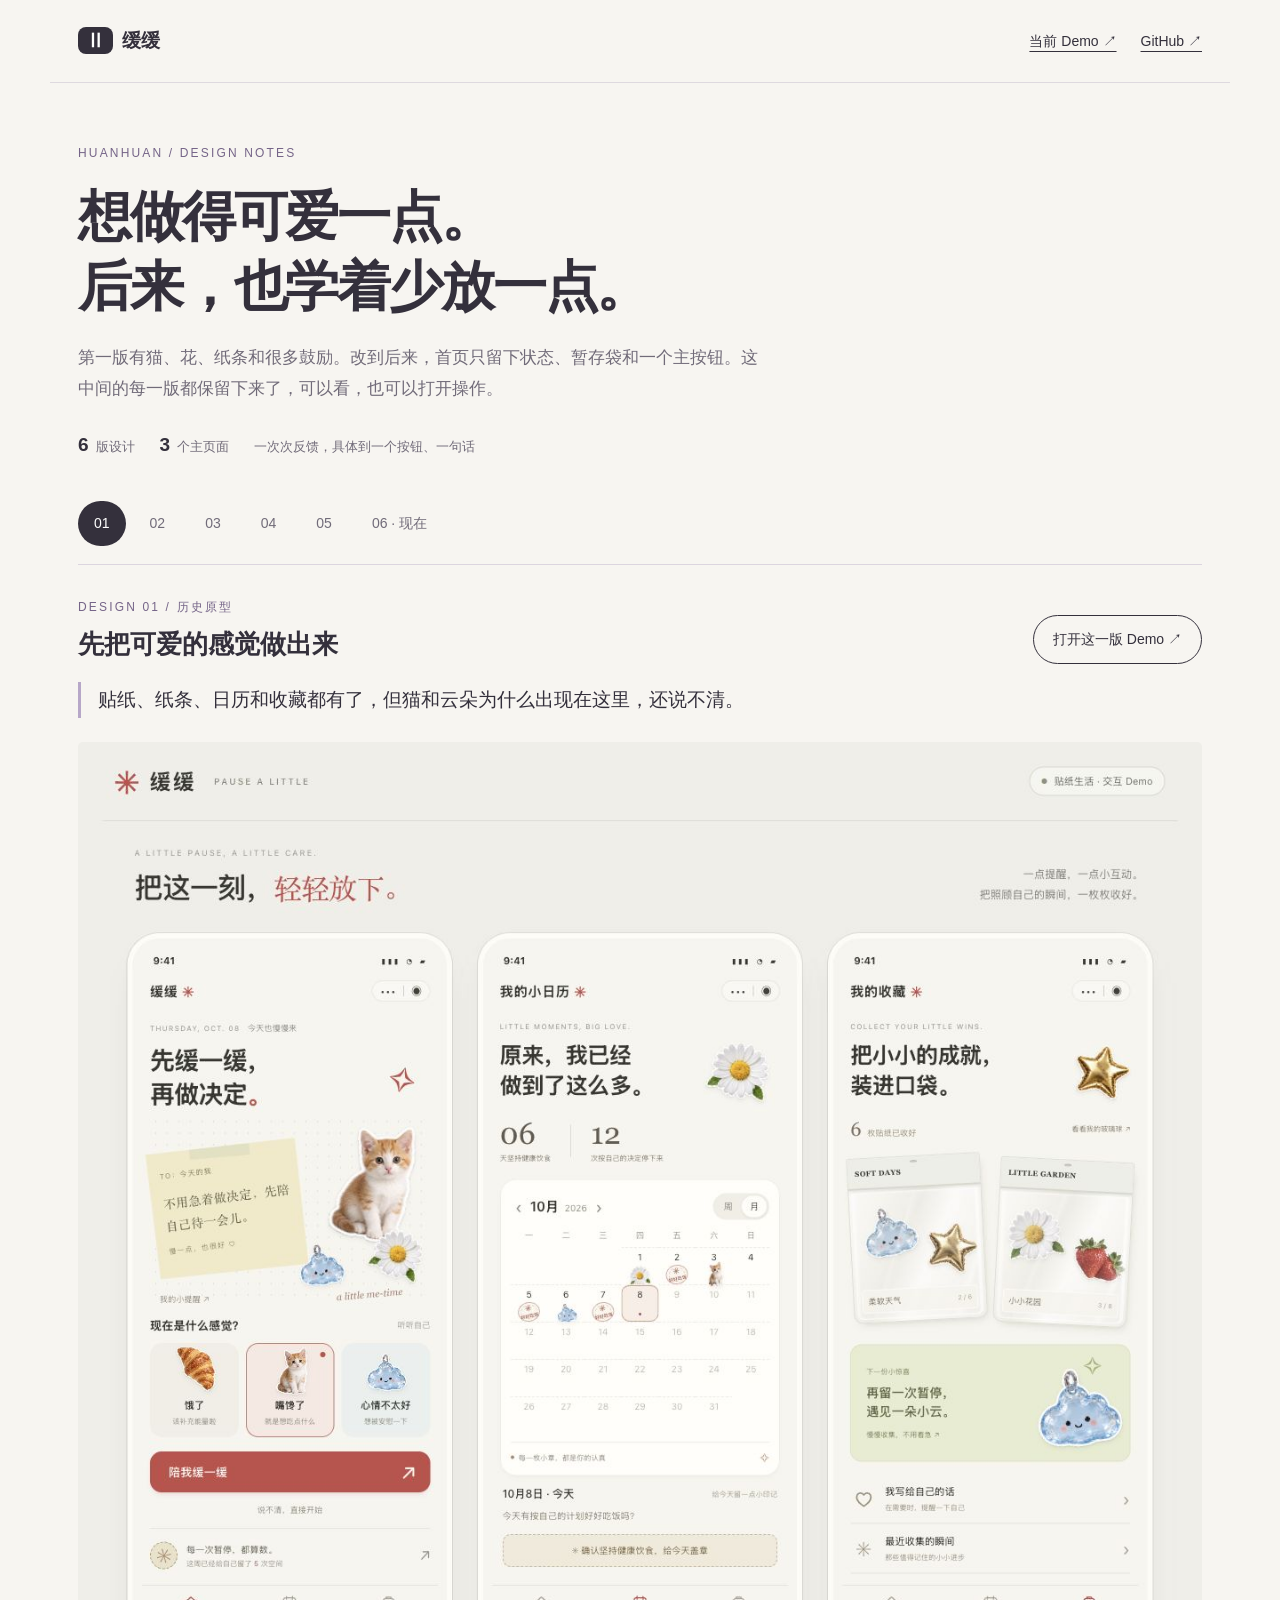
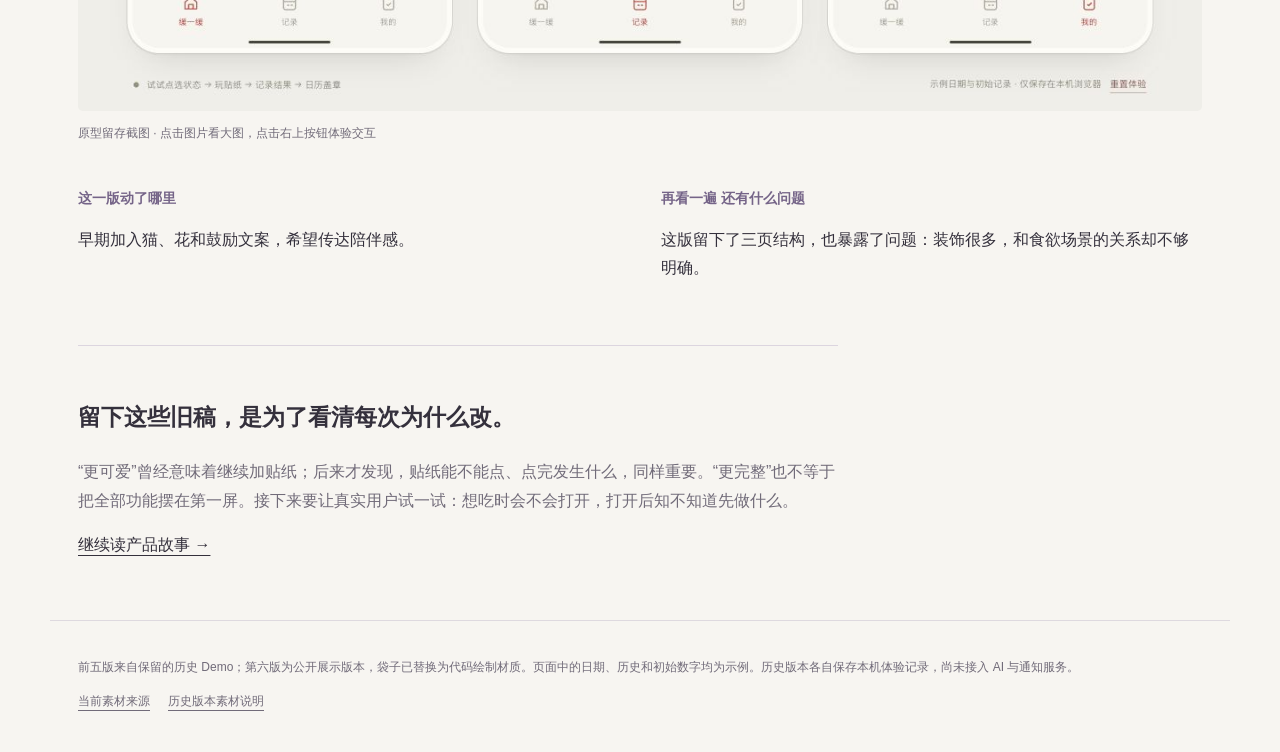
<file: evolution.html>
<!doctype html><html lang="zh-CN"><head><meta charset="utf-8"><meta name="viewport" content="width=device-width,initial-scale=1"><meta name="description" content="缓缓的六版设计记录：从早期贴纸到念头暂存袋，查看原型、修改理由与可操作 Demo。"><title>缓缓的六次修改</title><style>
:root{color-scheme:light;--ink:#34303c;--muted:#716b79;--violet:#756488;--paper:#f7f5f1}*{box-sizing:border-box}body{margin:0;background:var(--paper);color:var(--ink);font-family:-apple-system,BlinkMacSystemFont,'PingFang SC','Microsoft YaHei',sans-serif;line-height:1.8}a{color:inherit;text-underline-offset:5px}header{max-width:1180px;margin:auto;padding:24px 28px;display:flex;justify-content:space-between;align-items:center;border-bottom:1px solid #ded9df;font-size:14px}.brand{font-weight:750;text-decoration:none;font-size:19px}.brand b{background:var(--ink);color:white;padding:3px 8px;border-radius:8px;margin-right:9px}header nav{display:flex;gap:24px}main{max-width:1180px;margin:auto;padding:60px 28px}.eyebrow{font-size:12px;letter-spacing:.18em;color:var(--violet)}h1{font-size:clamp(30px,5vw,54px);line-height:1.3;letter-spacing:-.04em;margin:16px 0 22px;max-width:750px}.intro{max-width:690px;color:var(--muted);font-size:17px}.numbers{margin:24px 0 38px;color:var(--muted);font-size:13px}.numbers strong{color:var(--ink);font-size:19px;margin-right:7px}.numbers span{margin-right:25px}.versions{display:flex;gap:8px;flex-wrap:wrap;border-bottom:1px solid #dcd5df;padding:0 0 18px;margin:0 0 32px}.versions button{font:inherit;font-size:14px;border:1px solid transparent;background:transparent;color:var(--muted);padding:9px 15px;cursor:pointer;border-radius:99px}.versions button[aria-pressed=true]{background:var(--ink);color:white}.versions button:hover{border-color:var(--violet)}button:focus-visible,a:focus-visible{outline:3px solid #9e85b8;outline-offset:4px}.version-head{display:grid;grid-template-columns:1fr auto;align-items:center;gap:20px}.version-head h2{font-size:26px;line-height:1.45;margin:8px 0 18px}.launch{padding:11px 19px;border:1px solid var(--ink);border-radius:99px;text-decoration:none;white-space:nowrap;font-size:14px}.launch:hover{background:var(--ink);color:white}figure{margin:0}figure a{display:block}figure img{display:block;width:100%;height:auto;background:#eceae8;border-radius:5px}figcaption{color:var(--muted);font-size:12px;margin:12px 0 28px}.notes{display:grid;grid-template-columns:1fr 1fr;gap:42px}.notes h3{font-size:14px;color:var(--violet);font-weight:600}.notes p{font-size:16px;margin:8px 0}.feedback{font-size:19px;line-height:1.7;border-left:3px solid #b7a7c8;padding:2px 0 2px 17px;margin:0 0 24px}.conclusion{border-top:1px solid #dcd5df;margin-top:54px;padding-top:32px;max-width:760px}.conclusion h2{font-size:23px}.conclusion p{color:var(--muted)}footer{max-width:1180px;margin:auto;border-top:1px solid #ded9df;padding:24px 28px 40px;color:var(--muted);font-size:12px}footer a{margin-right:18px}@media(max-width:640px){header{padding:18px 20px}header nav{gap:16px;font-size:12px}main{padding:35px 20px}.numbers span{display:inline-block}.version-head{grid-template-columns:1fr;gap:0}.launch{justify-self:start;margin:0 0 23px}.notes{grid-template-columns:1fr;gap:12px}.versions button{padding:8px 13px}.feedback{font-size:17px}h1{font-size:34px}figure img{border-radius:0}.version-head h2{font-size:24px}}
</style></head><body><header><a class="brand" href="index.html"><b>Ⅱ</b>缓缓</a><nav><a href="index.html">当前 Demo ↗</a><a href="https://github.com/ZhengZizhen-Zzz/huanhuan">GitHub ↗</a></nav></header><main><div class="eyebrow">HUANHUAN / DESIGN NOTES</div><h1>想做得可爱一点。<br>后来，也学着少放一点。</h1><p class="intro">第一版有猫、花、纸条和很多鼓励。改到后来，首页只留下状态、暂存袋和一个主按钮。这中间的每一版都保留下来了，可以看，也可以打开操作。</p><div class="numbers"><span><strong>6</strong>版设计</span><span><strong>3</strong>个主页面</span><span>一次次反馈，具体到一个按钮、一句话</span></div><nav class="versions" aria-label="选择设计版本"><button type="button" aria-pressed="false">01</button><button type="button" aria-pressed="false">02</button><button type="button" aria-pressed="false">03</button><button type="button" aria-pressed="false">04</button><button type="button" aria-pressed="false">05</button><button type="button" aria-pressed="false">06 · 现在</button></nav><section id="version" aria-live="polite"><div class="version-head"><div><div class="eyebrow" id="version-number"></div><h2 id="version-title"></h2></div><a class="launch" id="launch" target="_blank" rel="noopener">打开这一版 Demo ↗</a></div><blockquote class="feedback" id="feedback"></blockquote><figure><a id="image-link" target="_blank" rel="noopener" aria-label="打开完整原型截图"><img id="preview" width="1265" height="1050" alt=""></a><figcaption id="caption"></figcaption></figure><div class="notes"><div><h3>这一版动了哪里</h3><p id="change"></p></div><div><h3>再看一遍 还有什么问题</h3><p id="reflection"></p></div></div></section><section class="conclusion"><h2>留下这些旧稿，是为了看清每次为什么改。</h2><p>“更可爱”曾经意味着继续加贴纸；后来才发现，贴纸能不能点、点完发生什么，同样重要。“更完整”也不等于把全部功能摆在第一屏。接下来要让真实用户试一试：想吃时会不会打开，打开后知不知道先做什么。</p><a href="https://github.com/ZhengZizhen-Zzz/huanhuan/blob/main/CASE-STUDY.md">继续读产品故事 →</a></section></main><footer><p>前五版来自保留的历史 Demo；第六版为公开展示版本，袋子已替换为代码绘制材质。页面中的日期、历史和初始数字均为示例。历史版本各自保存本机体验记录，尚未接入 AI 与通知服务。</p><a href="credits.html">当前素材来源</a><a href="https://github.com/ZhengZizhen-Zzz/huanhuan/blob/main/ASSETS.md">历史版本素材说明</a></footer><script>
const versions=[{"n": "01", "title": "先把可爱的感觉做出来", "feedback": "贴纸、纸条、日历和收藏都有了，但猫和云朵为什么出现在这里，还说不清。", "change": "早期加入猫、花和鼓励文案，希望传达陪伴感。", "reflection": "这版留下了三页结构，也暴露了问题：装饰很多，和食欲场景的关系却不够明确。", "image": "design-v1.png", "demo": "demo-v1.html"}, {"n": "02", "title": "拿掉猫，换成日常物件", "feedback": "“贴纸太少了……为什么会有猫。”", "change": "换成食物、水杯、耳机和小进步贴纸；扩充到四组收藏，统一按钮反馈。", "reflection": "物件更贴近场景了，但首页仍摆着纸条、状态、主按钮和统计；按钮的厚重感也不符合预期。", "image": "design-v2.png", "demo": "demo-v2.html"}, {"n": "03", "title": "贴纸终于可以直接点了", "feedback": "“你直接去贴纸网站复制不就好了。”", "change": "改用有来源说明的透明食物照片，减少厚渐变按钮。点击奶茶、面包，就能开始互动。", "reflection": "真实食物让“我想吃什么”更具体；三页还需要一个共同的动作，让视觉与流程连起来。", "image": "design-v3.png", "demo": "demo-v3.html"}, {"n": "04", "title": "把念头先收进袋子", "feedback": "从点一张食物贴纸，到收好这一次念头。", "change": "首页采用暂存袋，支持点击和向下拖入；日历记下结果，收藏页留下一张小暂停回执。", "reflection": "主题开始连贯，但同时出现的说明、提醒和次要入口太多。页面越完整，第一步反而越不突出。", "image": "design-v4.png", "demo": "demo-v4.html"}, {"n": "05", "title": "东西没少，先收起来一些", "feedback": "“很多文字指引……很杂乱。”", "change": "删除重复标题、说明与周统计；日期详情默认收起，提醒、历史和贴纸球进入菜单。", "reflection": "首页剩下状态、暂存袋和主按钮。功能需要时还找得到，默认画面不必把一切都讲完。", "image": "design-v5.png", "demo": "demo-v5.html"}, {"n": "06", "title": "继续拿掉多余的框", "feedback": "“那个框看起来太 AI 了。”", "change": "减少状态描边、日历装订环和纸张叠层，保留贴纸与袋子作为主要视觉。", "reflection": "这是当前公开版：沿用第六版布局，袋子使用代码绘制的替代材质。接下来观察用户会不会自然点击、能否找到第一步。", "image": "preview.png", "demo": "index.html"}];
function showVersion(i){const v=versions[i];document.getElementById('version-number').textContent='DESIGN '+v.n+(i===5?' / 当前公开版':' / 历史原型');document.getElementById('version-title').textContent=v.title;document.getElementById('feedback').textContent=v.feedback;document.getElementById('change').textContent=v.change;document.getElementById('reflection').textContent=v.reflection;const img=document.getElementById('preview');img.src=v.image;img.alt='缓缓第'+v.n+'版：首页、日历、收藏';document.getElementById('image-link').href=v.image;document.getElementById('launch').href=v.demo;document.getElementById('caption').textContent=(i===5?'当前公开版截图':'原型留存截图')+' · 点击图片看大图，点击右上按钮体验交互';document.querySelectorAll('.versions button').forEach((b,k)=>b.setAttribute('aria-pressed',String(k===i)));}
document.querySelectorAll('.versions button').forEach((b,i)=>b.addEventListener('click',()=>{showVersion(i);history.replaceState(null,'','#v'+(i+1));}));let initial=Number(location.hash.slice(2))-1;showVersion(Number.isInteger(initial)&&initial>=0&&initial<6?initial:0);
</script></body></html>
</file>
<file: style.css>
:root{--ink:#33352f;--muted:#777c70;--paper:#fafbf6;--line:#e4e7dd;--peach:#f3d6c4;--lime:#e8edc9}*{box-sizing:border-box}body{margin:0;background:#eef0e9;color:var(--ink);font:14px -apple-system,BlinkMacSystemFont,'PingFang SC','Microsoft Yahei',sans-serif;-webkit-font-smoothing:antialiased}button,input,textarea{font:inherit;color:inherit}button{border:0;background:none;cursor:pointer;touch-action:manipulation;-webkit-tap-highlight-color:transparent}button:disabled{cursor:default}button:focus-visible,a:focus-visible{outline:2px solid #808fa3;outline-offset:3px}a{color:inherit;text-decoration:none}[hidden]{display:none!important}.ico{width:21px;height:21px;fill:none;stroke:currentColor;stroke-width:1.5;stroke-linecap:round;stroke-linejoin:round;flex-shrink:0}.showcase-head{max-width:1210px;margin:auto;padding:27px 25px 0;display:flex;align-items:center;justify-content:space-between}.wordmark{display:flex;gap:9px;align-items:center;font-weight:650;font-size:21px}.wordmark>span{display:grid;place-items:center;width:29px;height:29px;background:#5d6658;color:white;font:700 20px Georgia;border-radius:9px}.wordmark small{font-size:11px;color:#858a7e;font-weight:400;margin-left:10px}.version-tag{font-size:10px;letter-spacing:1px;color:#858a7e}.showcase{max-width:1210px;margin:auto;padding:0 25px 26px}.intro{display:flex;align-items:end;justify-content:space-between;margin:28px 0 25px}.intro h1{font-size:28px;font-weight:550;letter-spacing:-1px;margin:0}.intro em{font-style:normal;color:#8b9382}.intro p{font-size:11px;color:#8b9382;margin:0}.phones{display:grid;grid-template-columns:repeat(3,minmax(0,1fr));gap:26px}.phone{height:866px;position:relative;display:flex;flex-direction:column;border:7px solid #fff;border-radius:39px;background:var(--paper);overflow:hidden;box-shadow:0 0 0 1px #dedfd7,0 16px 30px -25px #626754}.status{height:31px;display:flex;align-items:center;flex-shrink:0;gap:7px;padding:9px 23px 0;font-size:11px}.status>b{margin-right:auto}.signal{display:flex;gap:2px;align-items:end;height:10px}.signal i{width:2px;background:#43473f;border-radius:1px;height:5px}.signal i:nth-child(2){height:7px}.signal i:nth-child(3){height:9px}.signal i:nth-child(4){height:11px}.battery{width:16px;height:8px;border:1px solid #888d80;border-radius:2px;position:relative}.battery:before{content:'';position:absolute;inset:1px 3px 1px 1px;background:#484e40;border-radius:1px}.battery:after{content:'';position:absolute;right:-3px;top:2px;height:3px;width:1px;background:#777}.phone-scroll{padding:0 20px 13px;overflow-y:auto;flex:1;scrollbar-width:none}.phone-scroll::-webkit-scrollbar{display:none}.app-bar{display:flex;align-items:center;justify-content:space-between;height:46px}.app-bar>b{font-size:16px;font-weight:600;display:flex;gap:6px;align-items:center}.brand-pause{font-size:18px;font-family:Georgia;font-weight:700;color:#6b735e}.wechat-pill{height:24px;border:1px solid #dfe3d6;border-radius:18px;display:flex;gap:3px;align-items:center;padding:0 9px}.wechat-pill i{width:3px;height:3px;background:#3e4735;border-radius:50%}.wechat-pill em{height:11px;border-left:1px solid #d2d9c8;margin:0 5px}.wechat-pill>span{width:10px;height:10px;border-radius:50%;border:1px solid #515b46;box-shadow:inset 0 0 0 2px var(--paper);background:#515b46}.home-heading{display:flex;justify-content:space-between;align-items:center;padding:14px 1px 0}.home-heading p{margin:0 0 8px;font-size:11px;color:#818876;letter-spacing:.3px}.home-heading h2{margin:0;font-size:30px;letter-spacing:-1px;font-weight:550}.hand-note{font-size:13px;font-family:KaiTi,STKaiti,serif;transform:rotate(-8deg);color:#8c9273;line-height:1.6;margin-right:9px;margin-top:7px}.pocket-scene{height:264px;position:relative;margin:7px -1px 0;isolation:isolate}.scene-caption{position:absolute;top:3px;left:2px;font-size:11px;color:#878b7a}.pocket-back{position:absolute;width:269px;left:calc(50% - 134.5px);height:165px;top:61px;border-radius:16px 16px 8px 8px;background:linear-gradient(125deg,#d6dce9,#bfc8db);border:1px solid #bac4d6;box-shadow:0 5px 8px #56657717;transform:rotate(-4deg)}.fold-line{position:absolute;left:9px;right:9px;top:9px;bottom:9px;border:1px solid #eaf0fa77;border-radius:9px}.pocket-front{position:absolute;top:135px;left:calc(50% - 134.5px);height:106px;width:269px;z-index:5;border-radius:3px 3px 14px 14px;transform:rotate(-4deg);background:linear-gradient(104deg,#d7dfed 0%,#dfe5ef 35%,#d5dfee 80%,#c8d3e4 100%);border:1px solid #bfc9da;border-top-color:#f2f5fc;box-shadow:inset 0 1px 0 #fff9,0 11px 12px -9px #62718755;pointer-events:none}.pocket-front:before{content:'';position:absolute;inset:0;border-radius:inherit;background:linear-gradient(24deg,transparent 48.9%,#b4c1d536 49.3%,#f3f6fe44 50%,transparent 50.6%),linear-gradient(-24deg,transparent 48.9%,#b4c1d529 49.3%,#f3f6fe44 50%,transparent 50.6%)}.pocket-stitch{position:absolute;inset:7px;border:1px dashed #aebdd077;border-top:none;border-radius:0 0 10px 10px}.pocket-title{position:absolute;top:26px;left:19px;font-size:19px;font-family:KaiTi,STKaiti,'PingFang SC',serif;color:#4e5d72;letter-spacing:2px}.pocket-title small{display:block;font:8px -apple-system,sans-serif;letter-spacing:1px;color:#77849b;margin-top:7px}.pocket-number{position:absolute;bottom:12px;left:21px;font:9px Georgia,serif;letter-spacing:1px;color:#7b899e}.pocket-seal{position:absolute;right:22px;top:21px;background:#f0ba9d;color:#8e553b;width:49px;height:49px;display:grid;place-content:center;border-radius:50%;font-family:KaiTi,STKaiti,serif;font-size:14px;line-height:1.2;text-align:center;transform:rotate(14deg);border:1px solid #d69c7f;box-shadow:inset 0 0 0 3px #f3c7ad,0 2px 2px #4c4b3514}.sticker{display:inline-block;width:80px;height:80px;background-size:contain;background-repeat:no-repeat;background-position:center;vertical-align:middle;filter:drop-shadow(1.6px 0 #fff) drop-shadow(-1.6px 0 #fff) drop-shadow(0 1.6px #fff) drop-shadow(0 -1.6px #fff) drop-shadow(0 2px 1.5px #2c32262b)}.hero-food{position:absolute;z-index:4;padding:0;touch-action:none;cursor:grab;transition:filter .2s;transform-origin:50% 85%}.hero-food:hover{filter:brightness(1.06)}.hero-food:active{cursor:grabbing}.hero-food .sticker{width:100%;height:100%;pointer-events:none}.hero-tea{width:94px;height:136px;top:38px;left:43px;transform:rotate(-15deg)}.hero-bread{width:142px;height:86px;top:59px;right:15px;transform:rotate(9deg)}.thought-tag{position:absolute;left:142px;top:33px;padding:7px 9px;background:#fffaf0;border:1px solid #eae0cd;font-size:11px;transform:rotate(8deg);box-shadow:0 2px 3px #635c4520;color:#7b7159}.scene-hint{position:absolute;bottom:3px;left:9px;font-size:10px;color:#8c9180}.change-food{position:absolute;bottom:0;right:1px;font-size:10px;color:#637052;display:flex;align-items:center;gap:4px;padding:3px 0}.change-food .ico{width:15px;height:15px}.pocket-scene.is-storing .hero-food{pointer-events:none}.hero-food.storing{animation:into-pocket .52s ease-in forwards}.pocket-scene.is-storing .pocket-seal{animation:seal-pop .55s ease}.reminder-strip{margin:16px 0 18px;padding:12px 38px 12px 13px;width:100%;min-height:66px;background:#f1efd9;text-align:left;position:relative;border:1px solid #e9e7cc;box-shadow:1px 3px 6px #62694708;transform:rotate(-1deg);border-radius:2px}.reminder-strip .note-tag{font-size:10px;color:#9c946c;display:block;margin-bottom:5px}.reminder-strip #home-reminder{font-size:12px;color:#666347;display:-webkit-box;-webkit-line-clamp:2;-webkit-box-orient:vertical;overflow:hidden;line-height:1.5}.reminder-strip .ico{position:absolute;right:12px;top:26px;width:16px;color:#938969}.note-fold{position:absolute;right:-1px;bottom:-1px;width:12px;height:12px;background:linear-gradient(135deg,#e0dcbe 50%,var(--paper) 51%);border-top-left-radius:3px}.section-line{display:flex;justify-content:space-between;align-items:center;margin-bottom:12px}.section-line h3{font-size:12px;font-weight:550;margin:0}.section-line>span{font-size:10px;color:#929887}.mood-options{display:grid;grid-template-columns:repeat(3,1fr);gap:7px;margin-bottom:16px}.mood{display:flex;align-items:center;justify-content:center;gap:6px;font-size:11px;border:1px solid #e0e5d8;border-radius:12px;height:42px;white-space:nowrap;background:#fffef8}.mood .ico{width:18px;height:18px;stroke:#747c63}.mood.selected{background:#e7ebd1;border-color:#c8d2ac;box-shadow:inset 0 1px 0 #fff9}.primary{min-height:48px;width:100%;padding:13px 18px;background:#515f45;color:#fff;border-radius:13px;font-size:13px;display:flex;gap:10px;align-items:center;justify-content:center;font-weight:550;transition:background .2s,transform .2s}.primary:hover{background:#637154}.primary:active{transform:scale(.985)}.primary:disabled{opacity:.6}.start{justify-content:space-between;height:51px;font-size:15px;letter-spacing:.3px}.start .ico{width:23px;height:23px;stroke-width:1.3}.skip{display:block;font-size:10px;color:#8b907f;min-height:28px;margin:6px auto;padding:5px 10px}.home-progress{display:flex;align-items:center;gap:7px;font-size:10px;color:#8b917e;border-top:1px solid var(--line);width:100%;padding:10px 0 0;text-align:left}.home-progress .ico{width:14px;height:14px}.home-progress>span{flex:1}.home-progress b{font-weight:600;color:#677153}.bottom-nav{height:60px;display:flex;align-items:center;justify-content:space-around;flex-shrink:0;background:var(--paper);border-top:1px solid var(--line);padding-top:5px}.bottom-nav button{display:flex;align-items:center;justify-content:center;flex-direction:column;gap:4px;font-size:10px;color:#9a9e90;width:68px;height:48px;border-radius:14px}.bottom-nav svg{width:20px;height:20px;fill:none;stroke:currentColor;stroke-width:1.5;stroke-linecap:round;stroke-linejoin:round}.bottom-nav .active{color:#566442;font-weight:550}.bottom-nav .active svg{fill:#e5ebd2;stroke-width:1.6}.home-indicator{height:4px;width:103px;background:#41483b;border-radius:7px;margin:5px auto 6px;flex-shrink:0}.calendar-intro{display:flex;justify-content:space-between;align-items:center;margin:21px 0 25px}.eyebrow{font-size:13px;color:#777f69}.sample-tag{font-size:9px;color:#9caa86;padding:3px 7px;border:1px solid #dce3ce;border-radius:7px}.calendar-paper{background:#fffefa;position:relative;padding:20px 10px 12px;border:1px solid #e7e7da;border-radius:3px 3px 13px 13px;box-shadow:0 4px 0 -1px #f7f7ee,0 4px 0 #e5e6d9,0 8px 0 -2px #f7f7ee,0 8px 0 -1px #e5e6d9}.calendar-pin{position:absolute;top:-10px;width:6px;height:21px;background:linear-gradient(90deg,#bbc1ad,#f8f9ec 35%,#919c7d);border:1px solid #bdc6ac;border-radius:4px;box-shadow:1px 2px 2px #48552c20}.pin-left{left:28px}.pin-right{right:28px}.month-bar{display:flex;align-items:center;justify-content:space-between;padding-bottom:18px}.month-bar>div:first-child{display:flex;gap:8px;align-items:center}.month-bar b{font-size:24px;letter-spacing:-.8px;font-weight:550}.month-bar small{font-size:11px;color:#98a086;font-weight:400;letter-spacing:0;margin-left:5px}.month-bar>div>button{padding:0 4px;font-size:21px;color:#929e81}.calendar-toggle{display:flex;padding:3px;background:#f3f5e9;border:1px solid #e3e7d4;border-radius:8px}.calendar-toggle button{font-size:10px!important;padding:3px 8px!important;border-radius:5px;color:#96a185!important}.calendar-toggle .on{background:#dfe8c9;color:#5c6b44!important}.weekday-row,.calendar-grid{display:grid;grid-template-columns:repeat(7,minmax(0,1fr))}.weekday-row{text-align:center;font-size:10px;color:#7e876f;padding-bottom:7px}.cal-day{position:relative;height:52px;display:flex;justify-content:start;align-items:center;flex-direction:column;padding:3px 0 0;border:1px solid transparent;border-radius:8px;isolation:isolate}.cal-day .number{font-size:10px;color:#727d60;z-index:3}.cal-day.selected{background:#eef1da;border-color:#d2dcba}.cal-day.selected .number{color:#5b6749;font-weight:700}.cal-day.future .number{color:#c3c9b7}.day-sticker{width:34px;height:29px;position:absolute;top:21px;left:calc(50% - 17.5px);transform:rotate(-7deg);filter:drop-shadow(1px 0 #fff) drop-shadow(-1px 0 #fff) drop-shadow(0 1px #fff) drop-shadow(0 -1px #fff) drop-shadow(0 1.5px 1px #545e4324)}.cal-day:nth-child(3n) .day-sticker{transform:rotate(9deg)}.day-seal{position:absolute;right:3px;bottom:3px;width:4px;height:4px;border-radius:50%;background:#9daa72}.today-dot{position:absolute;bottom:8px;width:4px;height:4px;border-radius:50%;background:#c49770}.calendar-caption{display:flex;justify-content:space-between;align-items:center;font-size:9px;color:#7a846b;padding:12px 1px 0;margin-top:8px;border-top:1px dashed #e0e5d1}.calendar-caption i{display:inline-block;width:4px;height:4px;border-radius:50%;background:#9daa72;margin-right:4px;vertical-align:middle}.stats-row{display:flex;align-items:center;gap:18px;padding:24px 4px 18px;margin-bottom:8px}.stats-row>div{display:flex;flex-direction:column;gap:5px}.stats-row b{font:33px Georgia,serif;color:#677351;letter-spacing:-1px}.stats-row div span{font-size:10px;color:#879275}.stat-divider{height:35px;border-left:1px solid #dbe2cb}.round-stamp{margin-left:auto;width:59px;height:59px;display:grid;place-content:center;font:12px/1.4 KaiTi,STKaiti,serif;text-align:center;color:#91a06a;border:1.5px solid #a7b38c;border-radius:50%;outline:1px solid #bdc8a4;outline-offset:-5px;transform:rotate(-14deg)}.day-detail{border-top:1px solid var(--line);padding-top:15px}.day-detail-top{display:flex;justify-content:space-between;align-items:center;font-size:12px}.day-detail-top>span{font-size:10px;color:#7c856e}.day-story{display:flex;gap:13px;align-items:center;margin:10px 0 12px}.day-story>.sticker{width:44px;height:50px;flex-shrink:0}.day-story b{font-size:12px;font-weight:500;display:block;line-height:1.5}.day-story small{font-size:10px;display:block;color:#8e977e;line-height:1.6;margin-top:4px}.day-detail p{font-size:11px;line-height:1.7;color:#889179;margin:8px 0 12px}.stamp-button{display:flex;justify-content:center;align-items:center;gap:7px;width:100%;min-height:38px;border:1px solid #d6dfbe;background:#eef2df;border-radius:10px;color:#6b7b4d;font-size:11px}.stamp-button .ico{width:16px;height:16px}.stamp-button.done{border-style:dashed;background:#f5f7ea;color:#9dab80}.record-pill{display:flex;align-items:center;gap:6px;font-size:10px;margin:8px 0}.record-pill .sticker{width:25px;height:28px}.icon-button{display:grid;place-items:center;padding:6px;color:#7b8768}.icon-button .ico{width:21px;height:21px}.collection-heading{padding:20px 0 15px}.collection-heading h2{font-size:27px;letter-spacing:-1px;font-weight:550;margin:0}.collection-heading p{font-size:11px;line-height:1.6;color:#758066;margin:9px 0 0}.collection-heading strong{color:#63714f;font-weight:550}.memory-envelope{display:block;width:100%;height:235px;position:relative;margin:9px 0 23px;text-align:left}.memory-back{position:absolute;height:190px;inset:35px 0 auto;background:#e2e7cd;border:1px solid #d4ddbd;border-radius:8px;transform:rotate(2deg);box-shadow:0 4px 7px #5b66321a;z-index:0}.memory-back>span{position:absolute;bottom:9px;right:16px;font-size:9px;color:#9ba980;letter-spacing:.5px}.memory-sheet{position:absolute;top:5px;left:9px;right:9px;height:194px;padding:19px 15px 11px;background:#fffefa;border:1px solid #e9e8dc;box-shadow:0 5px 11px #4f56371b;transform:rotate(-3deg);z-index:1}.memory-sheet:before{content:'';position:absolute;left:-1px;right:-1px;bottom:-7px;height:9px;background:linear-gradient(135deg,#fffefa 5px,transparent 0) 0 0/10px 10px repeat-x,linear-gradient(225deg,#fffefa 5px,transparent 0) 0 0/10px 10px repeat-x;filter:drop-shadow(0 1px 0 #e6e4d8)}.memory-clip{position:absolute;right:37px;top:-1px;width:12px;height:38px;border:2px solid #b5baab;border-radius:8px;box-shadow:inset 1px 0 0 #fff,1px 1px 1px #53604422;z-index:3;transform:rotate(-3deg)}.memory-clip:after{content:'';position:absolute;left:3px;top:6px;width:4px;height:24px;border:1px solid #c2c7b9;border-radius:5px;border-bottom:0}.memory-top{display:flex;justify-content:space-between;align-items:center;border-bottom:1px dashed #d9dfc9;padding-bottom:11px}.memory-top b{font-size:13px;letter-spacing:1px;font-weight:550}.memory-top small{font-size:9px;font-family:Georgia,serif;color:#7b856c}.memory-content{display:flex;align-items:center;gap:8px;margin-top:9px;height:88px}.memory-art{width:70px;flex-shrink:0}.memory-art .sticker{width:68px;height:76px;transform:rotate(-9deg)}.memory-copy{flex:1;min-width:0}.memory-copy>b{font-size:12px;font-weight:550;display:block;line-height:1.55}.memory-copy>span{font-size:9px;color:#768163;display:block;margin-top:5px;line-height:1.5}.memory-copy em{display:inline-block;font-size:9px;font-style:normal;color:#7c8a5f;border:1px solid #cdd7b9;padding:3px 6px;margin-top:7px;border-radius:4px}.receipt-bottom{border-top:1px dashed #d9dfc9;padding-top:9px;font-size:9px;color:#7d866e;display:flex;align-items:center;justify-content:space-between}.receipt-bottom .ico{width:13px;height:13px}.collection-section-title{display:flex;justify-content:space-between;align-items:center;margin:0 0 16px}.collection-section-title h3{font-size:13px;font-weight:550;margin:0}.collection-section-title>span{font-size:10px;color:#7a8568}.pouch-grid{display:grid;grid-template-columns:1fr 1fr;gap:14px;margin-bottom:16px;padding:0 2px}.mini-pouch{height:181px;position:relative;display:block;width:100%;text-align:left;isolation:isolate;transform:rotate(-2deg);transition:transform .2s}.mini-pouch:hover{transform:rotate(0) translateY(-3px)}.pouch-blue{transform:rotate(2deg)}.pouch-tab{position:absolute;top:0;left:0;right:0;height:29px;background:#f6eadf;border:1px solid #e8daca;border-radius:6px 6px 1px 1px;display:flex;justify-content:center;align-items:center;font-size:9px;color:#886c58;z-index:3;box-shadow:0 2px 2px #8567420a}.pouch-tab:before{content:'';position:absolute;top:4px;left:calc(50% - 7px);height:2px;width:14px;background:#d5bfa7;border-radius:3px}.pouch-blue .pouch-tab{background:#e4eaf0;border-color:#d5dde5;color:#6b7c8d}.pouch-blue .pouch-tab:before{background:#c0cad6}.pouch-art{position:absolute;top:28px;left:0;right:0;height:121px;background:#f5eee2;border:1px solid #e6daca}.pouch-blue .pouch-art{background:#edf0f2;border-color:#d9e0e5}.pouch-art .sticker{position:absolute;filter:drop-shadow(1.5px 0 #fff) drop-shadow(-1.5px 0 #fff) drop-shadow(0 1.5px #fff) drop-shadow(0 -1.5px #fff) drop-shadow(0 2px 1px #38433020)}.bag-tea{height:77px;width:56px;left:10px;top:4px;transform:rotate(-15deg)}.bag-bread{height:46px;width:72px;right:0;top:17px;transform:rotate(10deg)}.bag-donut{height:57px;width:62px;right:26px;top:60px;transform:rotate(7deg)}.bag-headphones{height:76px;width:76px;left:3px;top:3px;transform:rotate(-8deg)}.bag-book{height:48px;width:68px;right:5px;top:66px;transform:rotate(10deg)}.bag-water{height:66px;width:32px;right:4px;top:10px;transform:rotate(8deg)}.pouch-window{position:absolute;top:29px;left:0;right:0;height:121px;background:linear-gradient(118deg,#fff6 0%,#fff0 20%,#fff4 21%,#fff1 28%,#fff0 48%,#fff3 49%,#fff0 55%,#fff4 98%);box-shadow:inset 2px 0 1px #fffa,inset -2px 0 1px #fffa,inset 0 -3px 0 #dadbc533;border:1px solid #fff7;pointer-events:none}.pouch-window:after{content:'';position:absolute;inset:4px;border:1px solid #fff6}.pouch-bottom{position:absolute;bottom:0;left:0;right:0;display:flex;justify-content:space-between;align-items:center;padding:9px 1px 2px;font-size:10px;color:#758365}.pouch-bottom b{font-weight:400;font-size:9px;color:#7c886c}.new-reward{display:flex;align-items:center;width:100%;gap:11px;padding:10px 0 16px;text-align:left}.new-reward>.sticker{height:37px;width:53px;transform:rotate(-8deg)}.reward-copy{flex:1}.reward-copy small{font-size:9px;color:#7c866b;display:block;margin-bottom:4px}.reward-copy b{font-size:11px;font-weight:500;color:#73825d}.new-reward .ico{width:18px;height:18px;color:#8e9d76}.setting-list{display:flex;gap:20px;padding:12px 0 2px;border-top:1px solid var(--line)}.setting-list button{display:flex;align-items:center;gap:6px;flex:1;font-size:10px;padding:0;color:#738163}.setting-list .ico{width:14px;height:14px}.setting-list button>span{flex:1;text-align:left}.setting-list button>.ico:last-child{width:10px;height:10px}.demo-footer{display:flex;justify-content:space-between;color:#78836a;font-size:10px;padding-top:23px}.demo-footer button,.demo-footer a{font-size:10px;padding:0;text-decoration:underline;text-underline-offset:3px;margin-left:8px}.toast{position:fixed;z-index:99;bottom:25px;left:50%;transform:translate(-50%,15px);max-width:90vw;width:max-content;background:#515f45;color:white;font-size:12px;padding:13px 21px;border-radius:24px;pointer-events:none;opacity:0;transition:.2s}.toast.visible{opacity:1;transform:translate(-50%,0)}
/* Full-screen flows use the same flat controls and photo stickers. */
.overlay{position:absolute;inset:29px 0 0;background:var(--paper);z-index:10;padding:4px 23px 30px;overflow-y:auto;scrollbar-width:none}.overlay-head{display:flex;align-items:center;justify-content:space-between;height:40px;font-size:11px;margin-bottom:20px}.back-button,.close-button{font-size:27px;line-height:30px;min-width:28px;font-weight:300}.flow-kicker{font-size:8px;letter-spacing:1.5px;color:#8d8b7e;margin:20px 0 10px}.flow-title{font-size:29px;font-weight:600;line-height:1.42;letter-spacing:-1px;margin:0 0 12px}.flow-subtitle{font-size:12px;color:#858174;line-height:1.85;margin:0 0 20px}.secondary{border:1px solid #e1dfd2;border-radius:12px;min-height:44px;display:block;width:100%;font-size:11px;margin:11px 0}.food-grid{display:grid;grid-template-columns:repeat(3,1fr);gap:9px;margin:20px 0}.food-option{display:flex;flex-direction:column;gap:8px;align-items:center;border:1px solid #e9e7dd;border-radius:12px;padding:12px 5px 9px;font-size:11px;background:#f7f6ef}.food-option .sticker{width:65px;height:69px}.food-option.chosen{border-color:#859164;background:#eef0dd}.optional-input{display:flex;gap:7px}.text-input{width:100%;min-width:0;background:#fff;border:1px solid #e3e1d6;border-radius:9px;padding:11px;font-size:11px}.photo-button{border:1px solid #e3e1d6;border-radius:9px;font-size:25px;padding:0 10px}.food-note{font-size:10px;line-height:1.8;color:#8b8169;margin:20px 0}.photo-preview{max-width:100%;height:70px;object-fit:contain;margin:10px auto;display:block;border-radius:8px}.meal-card{display:flex;align-items:center;gap:15px;margin:22px 0}.meal-card>.sticker{width:90px;height:90px;flex-shrink:0}.meal-card b{font-size:12px;font-weight:600}.meal-card p{font-size:11px;line-height:1.8;color:#888474;margin:7px 0}.mood-reasons{display:grid;grid-template-columns:1fr 1fr;gap:10px;margin:20px 0}.mood-reasons button{padding:12px 8px;border:1px solid #e8e4d8;border-radius:10px;font-size:12px}.mood-reasons .on{background:#ffdfd0;border-color:#ffdfd0}.mode-switch{display:flex;padding:3px;border-radius:10px;background:#ecece2;margin:20px 0 8px}.mode-switch button{flex:1;padding:8px;font-size:11px;border-radius:8px;color:#8c897a}.mode-switch .on{background:white;color:#313328}.play-area{height:270px;background:#ecefcf;border-radius:18px;position:relative;overflow:hidden;margin:12px 0}.play-caption{font-size:11px;position:absolute;left:18px;top:18px;color:#717759}.play-food{position:absolute;top:38px;left:calc(50% - 65px);width:130px;height:143px;z-index:4;touch-action:none;cursor:grab}.play-food .sticker{width:100%;height:100%;pointer-events:none}.play-food img{width:100%;height:100%;object-fit:contain;pointer-events:none}.paper-box{position:absolute;bottom:14px;left:calc(50% - 88px);width:176px;height:71px;background:#8b936b;color:#fff;font-size:11px;display:grid;place-items:center;border-radius:3px 3px 13px 13px;transform:rotate(-3deg);box-shadow:inset 0 7px 0 #5f6949}.play-tap-label{font-size:10px;text-align:center;color:#7d7f69;margin:16px 0}.play-food.thrown{animation:throw .7s ease-in forwards}.play-food.hit{animation:hit .22s ease-out}.play-food.smashed{animation:smash .5s ease-in forwards}.confetti{position:absolute;top:120px;left:50%;width:8px;height:11px;background:var(--c);animation:confetti .7s ease-out forwards;z-index:6}.breath-circle{width:176px;height:176px;border:1px solid #c3cc9f;border-radius:50%;display:grid;place-items:center;background:#edf0dc;margin:58px auto 48px;transition:transform 6s ease-in-out;box-shadow:0 0 0 16px #f6f6ec}.breath-circle.inhale{transform:scale(1.16);transition-duration:4s}.breath-circle .sticker{width:69px;height:69px}.breath-text{text-align:center;font-size:16px;margin-bottom:10px}.breath-count{text-align:center;font-size:10px;color:#92927f;margin-bottom:36px}.result-wrap{text-align:center;padding-top:16px}.result-sticker{width:106px;height:106px;transform:rotate(-9deg)}.result-wrap h2{font-size:26px;line-height:1.5;letter-spacing:-.8px;margin:24px 0 10px}.result-wrap p{font-size:12px;line-height:1.9;color:#817e6f}.ticket{margin:22px 0;background:#f2e6be;border-radius:12px;padding:15px;display:flex;align-items:center;text-align:left;justify-content:space-between}.ticket>span:first-child{font-size:12px}.ticket small{display:block;font-size:9px;margin-top:7px;color:#8f815e}.ticket .sticker{width:50px;height:50px}.outcome-buttons{margin-top:22px}.reminder-area{background:#f8f4e9;border:1px solid #e1dcc9;border-radius:12px;min-height:145px;width:100%;padding:16px;font-size:13px;line-height:1.9;resize:vertical;margin-top:8px}.field-caption{display:flex;justify-content:space-between;font-size:9px;color:#99917e;margin:8px 0 22px}.pack-sheet{display:grid;grid-template-columns:repeat(2,1fr);gap:13px;margin:25px 0}.pack-item{display:flex;flex-direction:column;align-items:center;padding:14px 6px;border:1px solid #e8e5d9;border-radius:14px;background:#f5f3e9}.pack-item .sticker{width:77px;height:79px;margin-bottom:9px}.pack-item>span:not(.sticker){font-size:11px}.pack-item .pack-label{font-size:8px!important;color:#928b77;margin-top:7px}.pack-item.locked .sticker{opacity:.25;filter:grayscale(1)}.glass-ball{border-radius:50%;width:267px;height:267px;border:2px solid #dedecb;background:#efefdF;position:relative;margin:34px auto;box-shadow:inset -8px -10px 0 #e2e4ce;overflow:hidden}.glass-ball .sticker{position:absolute;width:60px;height:68px;left:var(--x);top:var(--y);transform:rotate(var(--r))}.glass-ball.shaking{animation:shake .6s}.history-row{display:flex;align-items:center;gap:15px;padding:20px 0;border-bottom:1px solid #e6e3d6;font-size:12px}.history-row>.sticker{width:58px;height:63px;flex-shrink:0}.history-row small{display:block;margin-top:8px;color:#8b8674;font-size:10px}.sticker.pause,.sticker.check,.sticker.medal{background:none;border-radius:50%;background-color:#ffb697;color:#6c3528;display:inline-grid;place-items:center;font-family:serif;border:2px solid currentColor;outline:3px solid #fff;outline-offset:1px;filter:drop-shadow(0 3px 2px #0002)}.sticker.pause::before{content:'Ⅱ';font-size:27px;font-weight:700}.sticker.check{background-color:#dce6af;color:#596635}.sticker.check::before{content:'✓';font-size:30px}.sticker.medal{background-color:#f7dc8d;color:#80642b}.sticker.medal::before{content:'✳';font-size:32px}.day-sticker.pause::before,.day-sticker.check::before,.day-sticker.medal::before{font-size:20px}.day-sticker.pause,.day-sticker.check,.day-sticker.medal{width:26px;height:26px;left:calc(50% - 13px);top:22px;outline-width:1px;border-width:1px}
@keyframes throw{to{transform:translateY(132px) rotate(40deg) scale(.12);opacity:0}}@keyframes hit{30%{transform:rotate(-13deg) scale(.85)}70%{transform:rotate(9deg)}}@keyframes smash{to{transform:scale(.15) rotate(-25deg);opacity:0}}@keyframes confetti{to{transform:translate(var(--dx),var(--dy)) rotate(var(--dr));opacity:0}}@keyframes shake{20%{transform:rotate(9deg)}40%{transform:rotate(-9deg)}65%{transform:rotate(6deg)}85%{transform:rotate(-4deg)}}
/* Physical pocket, receipt and icons carry through the active flow. */
.overlay{background:var(--paper)}.overlay-head{color:#758264}.overlay-head .ico{width:18px;height:18px}.flow-title{color:#4c5940;font-weight:550}.flow-kicker{color:#7f8b6d}.flow-subtitle{color:#89937d}.mode-switch{background:#edf0e4}.mode-switch .on{color:#61734a}.play-area{background:#f1f3e9;height:285px}.play-area:before{content:'';position:absolute;bottom:26px;left:calc(50% - 100px);height:144px;width:200px;border-radius:13px;background:linear-gradient(110deg,#d5dfed,#b6c5dc);transform:rotate(-4deg);border:1px solid #bccbdc}.paper-box{width:200px;height:83px;left:calc(50% - 100px);bottom:23px;background:linear-gradient(100deg,#dee6f0,#c9d8e7);border:1px solid #c0cede;border-top-color:#fff;border-radius:0 0 12px 12px;box-shadow:0 5px 8px #63718524;z-index:5;color:#6c7e94;transform:rotate(-4deg)}.paper-box:after{content:'';position:absolute;inset:7px;border:1px dashed #aebed05e;border-top:0;border-radius:0 0 8px 8px}.play-food{height:143px;top:44px}.play-caption{color:#8d9980}.play-tap-label{color:#919c80}.ticket{background:#e7ecd7;border:1px solid #dce2cb;color:#778164}.result-wrap h2{color:#5d6a4c}.result-wrap p{color:#8e987e}.secondary{color:#8a957a;border-color:#dce2d2}.mood-reasons .on{background:#e5ecd6;border-color:#cedbb8}.food-option{background:#f5f6ec;border-color:#e1e5d4}.food-option.chosen{background:#e7ecd9;border-color:#9eaf87}.sticker.pause,.sticker.check,.sticker.medal{border-width:1px;outline-width:2px}.pack-item{background:#f2f4e8;border-color:#dfe5cf}.glass-ball{background:radial-gradient(circle at 30% 25%,#fff 1%,#fafbf5 30%,#f1f3e7 65%,#dfe5d4 100%);border:1px solid #dbe2ce;box-shadow:inset 3px 3px 12px #fff,inset -5px -6px 6px #c8d3b533,0 5px 8px #5d6f4520}.back-button,.close-button{display:grid;place-items:center;padding:6px}.record-detail-card{background:#fffef9;border:1px solid #e3e6d6;padding:18px;border-radius:10px;margin:20px 0}.record-detail-card .record-detail-top{display:flex;align-items:center;gap:18px}.record-detail-card .sticker{width:90px;height:95px;flex-shrink:0}.record-detail-card h3{font-size:18px;color:#66794f;font-weight:550}.record-detail-card dl{margin:20px 0 0}.record-detail-card dl>div{display:flex;justify-content:space-between;border-top:1px dashed #e4e9d9;padding:12px 0;font-size:12px}.record-detail-card dt{color:#9ca789}.record-detail-card dd{margin:0;text-align:right;color:#657550}.nav-label-hidden{display:none}
@keyframes into-pocket{to{transform:translateY(91px) rotate(0) scale(.7);opacity:0}}@keyframes seal-pop{60%{transform:rotate(14deg) scale(1.15)}}
@media(min-width:761px) and (max-width:1080px){.phones{gap:16px}.showcase{padding:0 15px 25px}.phone{border-width:5px}.phone-scroll{padding-left:14px;padding-right:14px}.pocket-back,.pocket-front{width:246px;left:calc(50% - 123px)}.hero-tea{left:22px}.hero-bread{right:2px;width:131px}.thought-tag{left:126px}.intro p{display:none}.mood{font-size:10px;gap:3px}.mood .ico{width:16px}.pouch-grid{gap:11px}.bag-bread{width:63px}.memory-sheet{left:6px;right:6px;padding:18px 10px 10px}.memory-content{gap:3px}.memory-art{width:58px}.memory-art .sticker{width:57px}.memory-copy>b{font-size:11px}.calendar-caption{font-size:7px}.stats-row{gap:12px}.round-stamp{width:50px;height:50px;font-size:11px}}
@media(max-width:760px){html,body{height:100%;background:var(--paper)}.showcase-head,.intro,.demo-footer{display:none}.showcase{padding:0;width:100%;height:100%}.phones{height:100%;display:block}.phone{display:none;height:100svh;max-width:480px;width:100%;border:0;border-radius:0;box-shadow:none;margin:auto}.phone.active-mobile{display:flex}.phone-scroll{padding:0 25px 16px}.status{padding:10px 27px 0;height:32px}.app-bar{height:46px}.home-heading{padding-top:16px}.home-heading h2{font-size:32px}.hand-note{font-size:15px}.pocket-scene{height:277px;margin-top:10px}.pocket-back{width:291px;left:calc(50% - 145.5px);height:171px;top:68px}.pocket-front{width:291px;left:calc(50% - 145.5px);top:147px;height:108px}.hero-tea{top:43px;left:40px;width:101px;height:146px}.hero-bread{top:68px;right:17px;width:153px;height:90px}.thought-tag{left:159px;top:35px}.scene-caption{font-size:12px}.scene-hint,.change-food{font-size:11px}.reminder-strip{margin-top:16px;margin-bottom:18px}.reminder-strip #home-reminder{font-size:13px}.section-line h3{font-size:13px}.mood{font-size:12px;height:43px}.home-progress{font-size:11px}.bottom-nav{height:62px}.home-indicator{margin-bottom:8px}.collection-heading h2{font-size:29px}.collection-heading p{font-size:12px}.memory-envelope{height:240px}.memory-sheet{height:203px}.memory-content{height:94px}.memory-copy>b{font-size:13px}.memory-copy>span,.memory-copy em{font-size:10px}.memory-art{width:77px}.memory-art .sticker{width:74px;height:83px}.memory-top b{font-size:14px}.memory-top small{font-size:10px}.memory-back{height:195px}.mini-pouch{height:199px}.pouch-art,.pouch-window{height:139px}.pouch-tab{font-size:10px}.bag-tea{height:88px;width:62px;left:9px;top:7px}.bag-bread{width:79px;height:55px;right:4px;top:16px}.bag-donut{width:68px;height:64px;right:30px;top:72px}.bag-headphones{width:85px;height:86px;left:6px;top:8px}.bag-water{height:71px;width:35px;right:6px;top:16px}.bag-book{height:56px;width:75px;right:8px;top:79px}.pouch-bottom{font-size:11px}.pouch-bottom b{font-size:10px}.reward-copy b{font-size:12px}.setting-list button{font-size:11px}.cal-day{height:61px}.day-sticker{width:39px;height:35px;left:calc(50% - 19.5px);top:23px}.calendar-caption{font-size:9px}.calendar-paper{padding:22px 11px 12px}.month-bar b{font-size:27px}.stats-row{padding-top:25px;gap:21px}.day-story>.sticker{width:49px;height:54px}.day-story b{font-size:13px}.day-story small{font-size:11px}.day-detail-top{font-size:13px}.stamp-button{min-height:40px;font-size:12px}.overlay{inset:30px 0 0;padding:5px 27px 32px}.flow-title{font-size:31px}.flow-subtitle{font-size:13px}.food-option .sticker{width:75px;height:79px}.toast{bottom:81px;font-size:11px;padding:12px 17px}}
@media(max-width:350px){.phone-scroll{padding-left:18px;padding-right:18px}.pocket-scene{height:258px}.pocket-back,.pocket-front{width:249px;left:calc(50% - 124.5px)}.pocket-back{height:157px;top:65px}.pocket-front{top:137px;height:100px}.hero-tea{left:25px;top:47px;width:88px;height:127px}.hero-bread{right:3px;top:62px;width:131px;height:86px}.thought-tag{left:130px}.scene-hint,.change-food{font-size:9px}.pocket-title{font-size:17px}.pocket-seal{right:18px}.mood{font-size:10px;gap:4px}.mood .ico{width:16px}.home-progress{font-size:10px}.calendar-caption{font-size:7px}.stats-row{gap:14px}.round-stamp{height:53px;width:53px;font-size:11px}.memory-sheet{left:6px;right:6px;padding:18px 10px 10px}.memory-art{width:60px}.memory-art .sticker{width:57px}.memory-copy>b{font-size:11px}.memory-copy>span,.memory-copy em{font-size:9px}.memory-top small{font-size:9px}.pouch-grid{gap:11px}.pouch-tab{font-size:8px}.bag-tea{width:50px;left:3px;height:80px}.bag-bread{width:66px;right:0}.bag-donut{right:20px}.bag-headphones{width:72px;left:1px}.bag-water{width:28px;right:1px}.bag-book{width:65px}.collection-heading h2{font-size:26px}.overlay{padding-left:20px;padding-right:20px}.flow-title{font-size:28px}.food-option .sticker{width:61px;height:65px}.glass-ball{width:260px;height:260px}}
@media(prefers-reduced-motion:reduce){*,*::before,*::after{animation-duration:.01ms!important;transition-duration:.01ms!important;scroll-behavior:auto!important}}

.sticker.tea{background-image:url("tea.png")}
.sticker.croissant{background-image:url("croissant.png")}
.sticker.chips{background-image:url("chips.png")}
.sticker.icecream{background-image:url("icecream.png")}
.sticker.donut{background-image:url("donut.png")}
.sticker.strawberry{background-image:url("strawberry.png")}
.sticker.chocolate{background-image:url("chocolate.png")}
.sticker.fries{background-image:url("fries.png")}
.sticker.cake{background-image:url("cake.png")}
.sticker.headphones{background-image:url("headphones.png")}
.sticker.book{background-image:url("book.png")}
.sticker.water{background-image:url("water.png")}
.sticker.meal{background-image:url("meal.png")}.memory-art .sticker.pause,.memory-art .sticker.check,.memory-art .sticker.medal{width:64px;height:64px;margin:3px}.new-reward>.sticker.pause,.new-reward>.sticker.check,.new-reward>.sticker.medal{width:36px;height:36px;margin-left:8px;margin-right:9px}.play-food>.sticker.pause,.play-food>.sticker.check,.play-food>.sticker.medal{width:112px;height:112px}
/* Keep the selected-day action fully above the navigation on desktop. */
@media(min-width:761px){.calendar-intro{margin-top:15px;margin-bottom:17px}.month-bar{padding-bottom:14px}.stats-row{padding-top:13px;padding-bottom:11px}.day-detail{padding-top:11px}.day-story{margin-bottom:8px}}
/* One focus per screen; details appear after a tap. */
.showcase-head{padding-top:25px;padding-bottom:25px}.showcase{padding-top:0}.phone{height:798px}.phone-scroll{padding-left:22px;padding-right:22px}.wordmark small,.intro{display:none}.state-heading{display:flex;align-items:center;justify-content:space-between;margin:36px 0 20px}.state-heading h2{font-size:23px;font-weight:550;letter-spacing:-.5px;margin:0}.state-heading>button{font-size:11px;color:#8a947a;padding:8px 0 8px 15px}.mood-options{margin:0}.mood{height:43px}.pocket-scene{height:305px;margin:40px -4px 0}.pocket-back{top:66px;height:176px;width:284px;left:calc(50% - 142px)}.pocket-front{top:145px;height:112px;width:284px;left:calc(50% - 142px)}.hero-tea{top:43px;left:42px;width:97px;height:142px}.hero-bread{top:73px;right:15px;width:148px;height:90px}.pocket-title{top:38px;left:29px;font-size:22px;letter-spacing:3px}.pocket-seal{top:31px;right:28px;font-family:Georgia,serif;font-weight:600;font-size:21px}.change-food{width:32px;height:32px;display:grid;place-items:center;border:1px solid #c6d0dd;border-radius:50%;background:#f6f8fb;right:0;bottom:68px;z-index:7;color:#78859a;box-shadow:0 2px 3px #60708312}.change-food .ico{height:17px;width:17px}.start{margin-top:25px;margin-bottom:25px;height:52px}.phone-scroll:has(.pocket-scene){display:flex;flex-direction:column}.phone-scroll:has(.pocket-scene)>.app-bar,.phone-scroll:has(.pocket-scene)>.state-heading,.phone-scroll:has(.pocket-scene)>.mood-options,.phone-scroll:has(.pocket-scene)>.pocket-scene,.phone-scroll:has(.pocket-scene)>.start{flex-shrink:0}.phone-scroll:has(.pocket-scene)>.start{margin-top:auto}.calendar-paper{margin-top:39px}.calendar-caption{justify-content:flex-start;font-size:10px;color:#8c997a;padding-top:11px}.stats-row{justify-content:center;gap:35px;margin:28px 0 17px;padding:0!important}.stats-row>div{min-width:98px}.stats-row b{font:32px Georgia,serif;color:#62714d}.stats-row div span{font-size:11px}.stat-divider{height:34px}.day-detail{border-top:0;padding-top:0!important}.day-expand{margin:0 0 18px;border-top:1px solid #e5e8dc;border-bottom:1px solid #e5e8dc}.day-expand summary{list-style:none;display:flex;align-items:center;justify-content:space-between;font-size:12px;min-height:47px;cursor:pointer}.day-expand summary::-webkit-details-marker{display:none}.day-expand summary b{font-weight:500;color:#7a8768}.day-expand summary span{display:flex;align-items:center;gap:5px;font-size:10px;color:#9ba68c}.day-expand summary .ico{width:13px;height:13px}.day-expand .day-story,.day-expand>p{margin:4px 0 15px}.stamp-button{min-height:44px;background:#e8edd8;color:#68774e;font-size:12px;border:0}.collection-total{display:flex;align-items:baseline;gap:8px;margin:31px 0 37px}.collection-total>b{font:45px Georgia,serif;color:#67764f;line-height:1}.collection-total>span{font-size:12px;color:#929e7e}.pouch-grid{gap:17px;padding:0 2px;margin-bottom:46px}.mini-pouch{height:259px;transform:rotate(-3deg)}.pouch-blue{transform:rotate(3deg)}.pouch-tab{height:31px;background:#f3e9dc}.pouch-tab:before{width:22px;height:3px;left:calc(50% - 11px);top:12px}.pouch-art,.pouch-window{top:30px;height:196px}.bag-tea{height:104px;width:64px;left:5px;top:16px}.bag-bread{width:78px;height:51px;right:0;top:44px}.bag-donut{width:79px;height:79px;right:24px;top:107px}.bag-headphones{width:101px;height:101px;left:3px;top:14px}.bag-water{width:36px;height:83px;right:2px;top:47px}.bag-book{width:83px;height:68px;right:9px;top:120px}.pouch-bottom{font-size:11px;padding-bottom:3px}.pouch-bottom b{font-size:10px}.recent-memory{width:100%;display:flex;align-items:center;gap:14px;padding:17px 0;border-top:1px solid #e3e8d9;border-bottom:1px solid #e3e8d9;text-align:left}.recent-memory>.sticker{width:48px;height:52px;flex-shrink:0}.recent-copy{flex:1}.recent-copy small{font-size:10px;color:#98a487;display:block;margin-bottom:6px}.recent-copy b{font-size:13px;font-weight:500;color:#6e7c59;display:block}.recent-memory time{font:11px Georgia,serif;color:#99a587}.recent-memory>.ico{width:14px;height:14px;color:#95a180}.recent-memory>.sticker.pause,.recent-memory>.sticker.check,.recent-memory>.sticker.medal{width:43px;height:43px;margin-right:5px}.more-menu{position:relative}.more-menu summary{list-style:none;width:30px;height:30px;display:grid;place-items:center;color:#778569;cursor:pointer}.more-menu summary::-webkit-details-marker{display:none}.menu-panel{position:absolute;z-index:9;right:0;top:38px;min-width:145px;background:#fffef9;border:1px solid #e0e6d5;border-radius:12px;box-shadow:0 8px 25px #4550331a;padding:6px}.menu-panel button{display:block;text-align:left;width:100%;padding:13px 16px;font-size:12px;color:#697855;border-radius:8px}.menu-panel button:hover{background:#eef2e2}.result-wrap{padding-top:70px}.result-wrap h2{font-size:27px;margin-top:27px}.reward-badge{display:inline-block;color:#8e9a76;background:#eff3e4;font-size:10px;padding:6px 11px;border-radius:12px}.outcome-buttons{margin-top:55px}.overlay-head{margin-bottom:33px}.flow-title{font-size:28px;line-height:1.4;margin-bottom:20px}.flow-subtitle{font-size:12px}.food-grid{margin:27px 0 22px;gap:12px}.food-option{padding-top:16px;padding-bottom:13px}.food-note{margin:23px 0;color:#87936f}.pack-sheet{margin-top:30px}.demo-footer{padding-top:22px}.toast{font-size:11px}
@media(min-width:761px) and (max-width:1080px){.phone-scroll{padding-left:16px;padding-right:16px}.pocket-back,.pocket-front{width:248px;left:calc(50% - 124px)}.hero-tea{left:28px;width:84px;height:127px;top:56px}.hero-bread{width:125px;right:2px}.pouch-grid{gap:13px}.bag-tea{width:54px;left:3px}.bag-bread{width:68px}.bag-donut{right:14px;width:72px}.bag-headphones{width:82px}.bag-water{width:29px}.bag-book{width:75px;right:4px}.pouch-bottom{font-size:10px}.stats-row{gap:23px}.calendar-caption{font-size:9px}}
@media(max-width:760px){.phone{height:100svh}.phone-scroll{padding-left:26px;padding-right:26px}.state-heading{margin-top:35px;margin-bottom:23px}.state-heading h2{font-size:25px}.state-heading>button{font-size:12px}.pocket-scene{height:310px;margin-top:43px}.pocket-back,.pocket-front{width:295px;left:calc(50% - 147.5px)}.pocket-back{height:182px;top:67px}.pocket-front{height:116px;top:149px}.hero-tea{left:40px;top:42px;width:103px;height:151px}.hero-bread{right:13px;top:76px;width:155px;height:94px}.pocket-title{font-size:24px;top:40px}.change-food{right:0;bottom:68px;width:35px;height:35px}.start{margin-bottom:29px;min-height:54px}.calendar-paper{margin-top:38px}.cal-day{height:55px}.day-sticker{top:20px;width:36px;height:32px;left:calc(50% - 18px)}.stats-row{margin-top:29px;gap:39px}.stats-row b{font-size:34px}.stats-row div span{font-size:11px}.day-expand summary{min-height:49px}.collection-total{margin:34px 0 43px}.collection-total>b{font-size:49px}.pouch-grid{gap:18px;margin-bottom:51px}.mini-pouch{height:278px}.pouch-art,.pouch-window{height:215px}.bag-tea{height:114px;width:70px;left:5px;top:20px}.bag-bread{width:86px;height:57px;right:0;top:52px}.bag-donut{height:85px;width:85px;right:25px;top:117px}.bag-headphones{height:110px;width:110px;left:3px;top:19px}.bag-water{height:91px;width:39px;right:1px;top:58px}.bag-book{height:77px;width:93px;right:7px;top:133px}.pouch-bottom{font-size:12px}.recent-memory{padding-top:18px;padding-bottom:18px}.recent-copy b{font-size:14px}.result-wrap{padding-top:56px}.flow-title{font-size:30px}.overlay-head{margin-bottom:37px}}
@media(max-width:350px){.phone-scroll{padding-left:20px;padding-right:20px}.state-heading{margin-top:23px;margin-bottom:18px}.pocket-scene{margin-top:30px;height:286px}.pocket-back,.pocket-front{width:248px;left:calc(50% - 124px)}.pocket-back{height:169px;top:62px}.pocket-front{height:106px;top:140px}.hero-tea{left:21px;width:91px;height:136px;top:45px}.hero-bread{width:129px;right:0;top:73px;height:81px}.pocket-title{font-size:21px;left:24px;top:37px}.pocket-seal{right:24px;top:29px;width:43px;height:43px}.change-food{bottom:65px;right:-4px;width:30px;height:30px}.start{margin-bottom:22px}.mood{font-size:11px;gap:4px}.calendar-paper{margin-top:29px;padding-left:8px;padding-right:8px}.calendar-caption{font-size:9px}.stats-row{gap:22px}.stats-row div span{font-size:10px}.collection-total{margin-top:28px;margin-bottom:34px}.pouch-grid{gap:13px;margin-bottom:39px}.mini-pouch{height:246px}.pouch-art,.pouch-window{height:184px}.bag-tea{height:99px;width:57px;left:2px;top:17px}.bag-bread{width:69px;height:47px;top:39px;right:0}.bag-donut{width:73px;height:72px;right:18px;top:101px}.bag-headphones{width:89px;height:89px;left:0;top:15px}.bag-water{width:30px;height:76px;right:0;top:48px}.bag-book{width:75px;height:65px;right:4px;top:110px}.pouch-bottom{font-size:10px}.pouch-bottom b{font-size:9px}.result-wrap{padding-top:35px}}
@media(min-width:761px){.calendar-paper{margin-top:25px}.stats-row{margin-top:19px;margin-bottom:12px}.day-expand{margin-bottom:12px}}

/* Quiet controls around a single material object. Public portfolio edition: no restricted texture assets. */
:root{--paper:#f7f6f8;--ink:#2e2d30;--muted:#89858e;--line:#e9e6eb}
body{background:#edecef}.phone{border-color:#fff;background:var(--paper);box-shadow:0 0 0 1px #dedce2,0 15px 30px -25px #69616e}.brand-pause{color:#3e3a45}.wordmark>span{background:#3e3a45}.wordmark{color:#3e3a45}.version-tag{color:#928c98}.state-heading>button{color:#8e8895}
.mood-options{gap:5px}.mood{border:0;border-radius:24px;background:none;color:#99929d;box-shadow:none;gap:6px;transition:background .18s,color .18s}.mood .ico{stroke:currentColor}.mood.selected{background:#e8e4ee;color:#443d50;box-shadow:none}.mood:not(.selected):hover{background:#efedf2}.primary{background:#36323d;border-radius:28px;box-shadow:none}.primary:hover{background:#4d4656}.start{justify-content:center;position:relative;height:53px}.start .ico{position:absolute;right:22px;width:20px}.bottom-nav{border-top:0;background:var(--paper)}.bottom-nav button{color:#aaa3af}.bottom-nav .active{color:#40364c}.bottom-nav .active svg{fill:#e3dcec}.home-indicator{background:#39323f}.sample-tag{border:0;background:none;color:#a49baa;padding-right:0}
.pocket-scene{height:342px;margin:22px -4px 0}.pocket-back,.pocket-front{width:243px;height:298px;left:calc(50% - 121.5px);top:25px;transform:rotate(-5deg);border:0;border-radius:0;box-shadow:none}
.pocket-back{background:#dedbe6;clip-path:polygon(1.7% 1%,98.4% .3%,99% 97.6%,.6% 99%)}.fold-line,.pocket-stitch{display:none}.pocket-front{background:none;pointer-events:none}.pocket-front:before{inset:0;background:none center/100% 100% no-repeat;filter:invert(1);opacity:.24;border-radius:0}.pocket-front:after{content:'';position:absolute;inset:0;background:none center/100% 100% no-repeat;opacity:.73;pointer-events:none}.pocket-title{z-index:2;left:24px;right:24px;top:37px;background:#f7f5ee;padding:10px 13px 12px;border-radius:0;box-shadow:0 1px 2px #342f3c15;font-family:KaiTi,STKaiti,serif;font-size:19px;color:#554c60;letter-spacing:3px;transform:rotate(1deg)}.hero-tea{top:132px;left:58px;width:100px;height:142px;transform:rotate(-12deg);z-index:4}.hero-bread{top:162px;right:44px;width:140px;height:95px;transform:rotate(13deg);z-index:4}.hero-food .sticker{filter:drop-shadow(2px 0 #fff) drop-shadow(-2px 0 #fff) drop-shadow(0 2px #fff) drop-shadow(0 -2px #fff) drop-shadow(0 4px 2px #3a2c4324)}.change-food{right:12px;bottom:26px;width:38px;height:38px;border:0;background:#fff;color:#51495e;box-shadow:0 3px 10px #50435816}.change-food:hover{background:#eee9f4}
.calendar-paper{border:0;border-radius:20px;box-shadow:none;background:#fff;padding:22px 11px 14px;margin-top:28px}.calendar-pin{display:none}.calendar-toggle{border:0;background:#f1eef4;border-radius:20px;padding:3px}.calendar-toggle button{border-radius:14px!important;color:#a099a8!important}.calendar-toggle .on{background:#fff;color:#554764!important;box-shadow:0 1px 3px #5642680e}.month-bar small{color:#a39caa}.month-bar>div>button{color:#a39caa}.weekday-row{color:#aaa3b0}.cal-day .number{color:#756d7e}.cal-day.future .number{color:#ccc5d2}.cal-day.selected{border-color:transparent;background:#ebe5f2;border-radius:12px}.cal-day.selected .number{color:#6c567b}.day-seal{background:#b094c5}.calendar-caption{border:0;color:#a79cad;padding-top:9px}.calendar-caption i{background:#b094c5}.stats-row{gap:38px;margin-top:24px;margin-bottom:19px}.stats-row b{font-family:Georgia,serif;color:#5f536a;font-size:33px}.stats-row div span{color:#958a9e}.stat-divider{border-color:#e2dce8}.day-expand{border-top:0;border-bottom:1px solid #e6e0ea}.day-expand summary b{color:#7b6d88}.day-expand summary span{color:#a799b2}.stamp-button{border-radius:24px;background:#e9e3ef;color:#776087}.stamp-button.done{border:0;background:none;color:#a28daf}
.collection-total>b{color:#65566f}.collection-total>span{color:#a396ad}.collection-total{margin-bottom:34px}.pouch-grid{gap:17px;margin-bottom:38px;padding:0 2px}.mini-pouch{height:274px;transform:rotate(-3deg)}.pouch-blue{transform:rotate(3deg)}.pouch-art{top:1px;height:235px;left:1px;right:1px;border:0;border-radius:0;background:#e8e0e4;clip-path:polygon(1% .6%,98% 0,99.2% 98.7%,.8% 99.5%)}.pouch-blue .pouch-art{background:#dfe5e9;border:0}.pouch-tab,.pouch-blue .pouch-tab{left:11px;right:11px;top:24px;height:30px;background:#f9f7f0;border:0;border-radius:0;box-shadow:0 1px 2px #4b3f4712;z-index:6;justify-content:start;padding-left:10px;color:#5d515e}.pouch-tab:before,.pouch-blue .pouch-tab:before{display:none}.pouch-tab i{font:700 14px Georgia,serif;font-style:normal}.pouch-window{inset:0 0 auto;height:239px;background:none center/100% 100% no-repeat;border:0;box-shadow:none;z-index:5;opacity:.88}.pouch-window:after{inset:0;background:inherit;border:0;filter:invert(1);opacity:.22}.pouch-blue .pouch-window{background-image:none}.bag-tea{width:62px;height:103px;top:63px;left:8px;transform:rotate(-11deg)}.bag-bread{width:74px;height:58px;top:105px;right:5px;transform:rotate(12deg)}.bag-donut{width:68px;height:68px;top:162px;right:39px;transform:rotate(2deg)}.bag-headphones{width:97px;height:92px;top:62px;left:8px;transform:rotate(-13deg)}.bag-water{width:35px;height:78px;top:116px;right:7px;transform:rotate(12deg)}.bag-book{width:75px;height:59px;top:171px;left:14px;right:auto;transform:rotate(-4deg)}.pouch-bottom{padding:0 2px 2px;color:#81718c;font-size:11px;align-items:baseline}.pouch-bottom b{color:#a494ad;font-size:9px}.recent-memory{border-top:0;border-bottom:1px solid #e6e0ea}.recent-copy small,.recent-memory time,.recent-memory>.ico{color:#a496af}.recent-copy b{color:#756380}.menu-panel{border:0;background:#fff;box-shadow:0 7px 24px #45314f14}.menu-panel button{color:#73627e}.menu-panel button:hover{background:#f4f0f6}.more-menu summary{color:#95819f}.overlay{background:var(--paper)}.food-option{background:transparent;border-color:transparent;box-shadow:none}.food-option.chosen{border-color:transparent;background:#ece5f3}.text-input{border:0;border-radius:0;border-bottom:1px solid #dcd2e3;background:transparent}.photo-button{border:0;background:#eae3f1;border-radius:50%}.secondary{border:0;background:#e9e3ef;color:#756183;border-radius:24px}.mood-reasons button{border:0;background:#f1ecf5;color:#9986a5}.mood-reasons .on{background:#e0d5ea;color:#73617e}.food-note{color:#96839f}.reward-badge{background:#e9e2ef;color:#9a7bad}.pack-sheet{box-shadow:none;border:0;border-radius:20px}.paper-box{box-shadow:none;border:0}.demo-footer{color:#a39aaa}
@media(min-width:761px) and (max-width:1080px){.pocket-back,.pocket-front{width:214px;left:calc(50% - 107px)}.hero-tea{left:36px;width:90px;height:134px}.hero-bread{right:23px;width:124px}.pouch-grid{gap:14px}.bag-tea{left:5px;width:54px}.bag-bread{width:65px;right:1px}.bag-donut{right:20px}.bag-headphones{width:84px;left:5px}.bag-water{width:31px;right:4px}.bag-book{left:8px;width:69px}.pouch-bottom{font-size:10px}}
@media(max-width:760px){.pocket-scene{height:344px;margin-top:26px}.pocket-back,.pocket-front{width:247px;left:calc(50% - 123.5px);top:25px;height:298px}.hero-tea{left:65px;top:132px;width:100px;height:147px}.hero-bread{right:53px;top:166px;width:144px;height:95px}.pocket-title{font-size:21px;top:37px}.change-food{right:22px;bottom:28px}.calendar-paper{margin-top:28px}.pouch-grid{gap:19px;margin-bottom:38px}.mini-pouch{height:292px}.pouch-art{height:253px}.pouch-window{height:257px}.bag-tea{width:69px;height:111px;top:68px;left:9px}.bag-bread{width:82px;height:62px;top:115px;right:5px}.bag-donut{width:76px;height:76px;top:170px;right:42px}.bag-headphones{width:108px;height:104px;top:63px;left:9px}.bag-water{width:39px;height:83px;top:127px;right:7px}.bag-book{width:82px;height:65px;top:182px;left:17px}.pouch-bottom{font-size:12px}.pouch-bottom b{font-size:10px}}
@media(max-width:350px){.pocket-scene{height:315px;margin-top:20px}.pocket-back,.pocket-front{width:218px;left:calc(50% - 109px);height:272px;top:22px}.pocket-title{font-size:18px;left:20px;right:20px}.hero-tea{width:90px;height:127px;left:41px;top:125px}.hero-bread{width:123px;right:29px;top:153px;height:87px}.change-food{right:10px;bottom:28px;width:34px;height:34px}.mini-pouch{height:260px}.pouch-art{height:223px}.pouch-window{height:227px}.bag-tea{width:52px;height:90px;top:64px;left:7px}.bag-bread{width:63px;height:49px;top:103px;right:2px}.bag-donut{width:65px;height:65px;top:153px;right:27px}.bag-headphones{width:87px;height:87px;left:4px;top:63px}.bag-water{width:28px;height:72px;top:110px;right:5px}.bag-book{width:66px;height:52px;left:10px;top:165px}.pouch-bottom{font-size:10px}.pouch-bottom b{font-size:9px}}
/* Material light catches sit just above the wrinkle shadows. */
.pocket-back{background:#e3e0e8}.pocket-front:before{opacity:.45;transform:translate(1.2px,1.5px)}.pocket-front:after{opacity:.92}.pouch-window{opacity:1}.pouch-window:after{opacity:.36;transform:translate(.8px,1px);z-index:-1}.pouch-art{background:#ece6e9}.pouch-blue .pouch-art{background:#e5e9ee}.pouch-bottom{bottom:-2px;flex-direction:column;align-items:center;gap:5px}.mini-pouch{height:286px}.pouch-grid{margin-bottom:33px}.pouch-bottom b{font-size:9px}.pouch-tab i{color:#7e7387;font-size:12px}.pocket-title{font-size:20px;letter-spacing:2px;padding-top:8px;padding-bottom:10px}.pocket-front{filter:drop-shadow(0 3px 2px #36263e0b)}
@media(max-width:760px){.mini-pouch{height:306px}}
@media(max-width:350px){.mini-pouch{height:274px}}

/* Public edition: code-native translucent sleeves; no third-party bag texture. */
.pocket-back{background:#e7e2eb;clip-path:none;border-radius:3px;border:1px solid #ddd5e3}
.pocket-front{filter:none;border-bottom:1px solid #d4cbdc}
.pocket-front:before{inset:12px 4px auto;height:9px;background:none;border-top:1px solid #c3b7cd;border-bottom:1px solid #fff;filter:none;opacity:.8;transform:none}
.pocket-front:after{inset:0;background:linear-gradient(112deg,transparent 28%,#ffffff48 29%,#ffffff0d 47%,transparent 48%);opacity:1}
.pouch-art{clip-path:none;border:1px solid #e0d4de;border-radius:2px;background:#eee5eb}
.pouch-blue .pouch-art{background:#e5eaf0;border:1px solid #d7e0e8}
.pouch-window,.pouch-blue .pouch-window{background:linear-gradient(112deg,transparent 28%,#ffffff48 29%,#ffffff0d 47%,transparent 48%);opacity:1;border-bottom:2px solid #fff9}
.pouch-window:after{inset:12px 3px auto;height:7px;border-top:1px solid #c9c0cf;border-bottom:1px solid #fff;filter:none;opacity:.8;transform:none;background:none}
</file>
